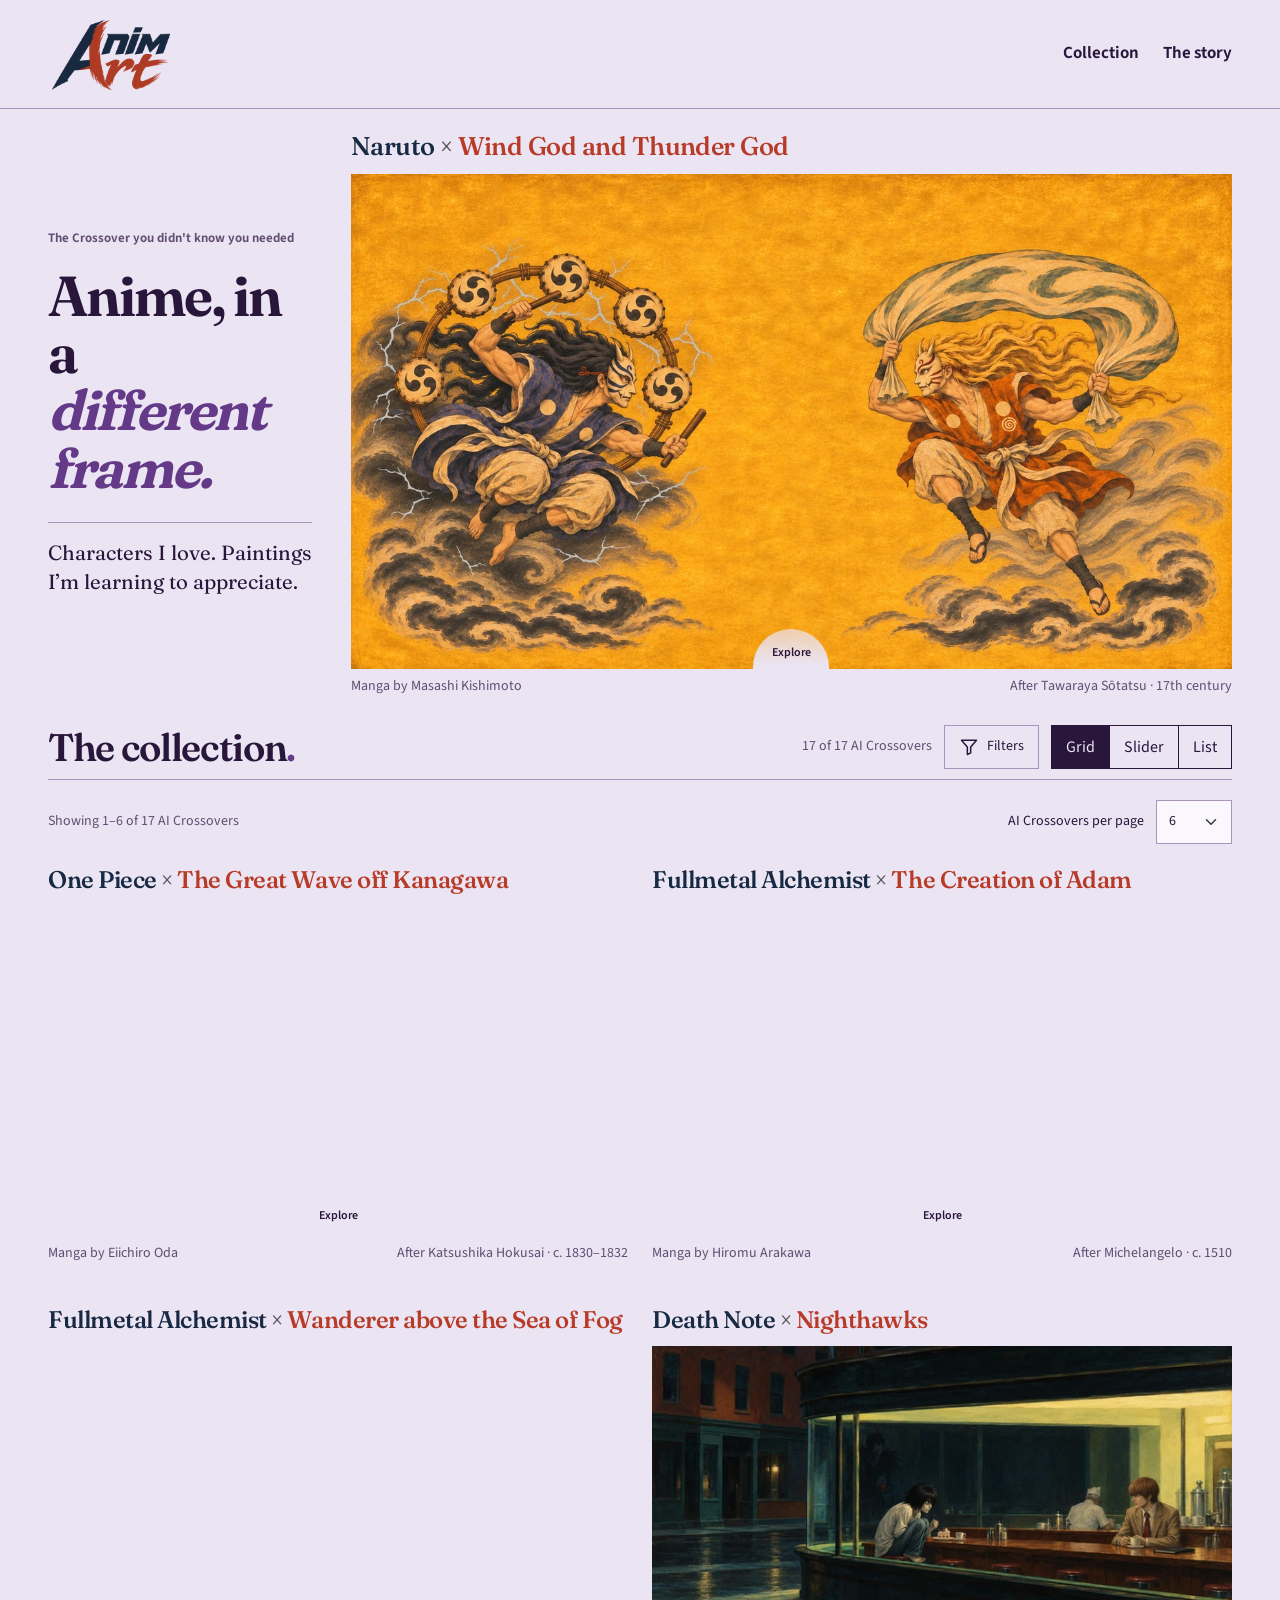
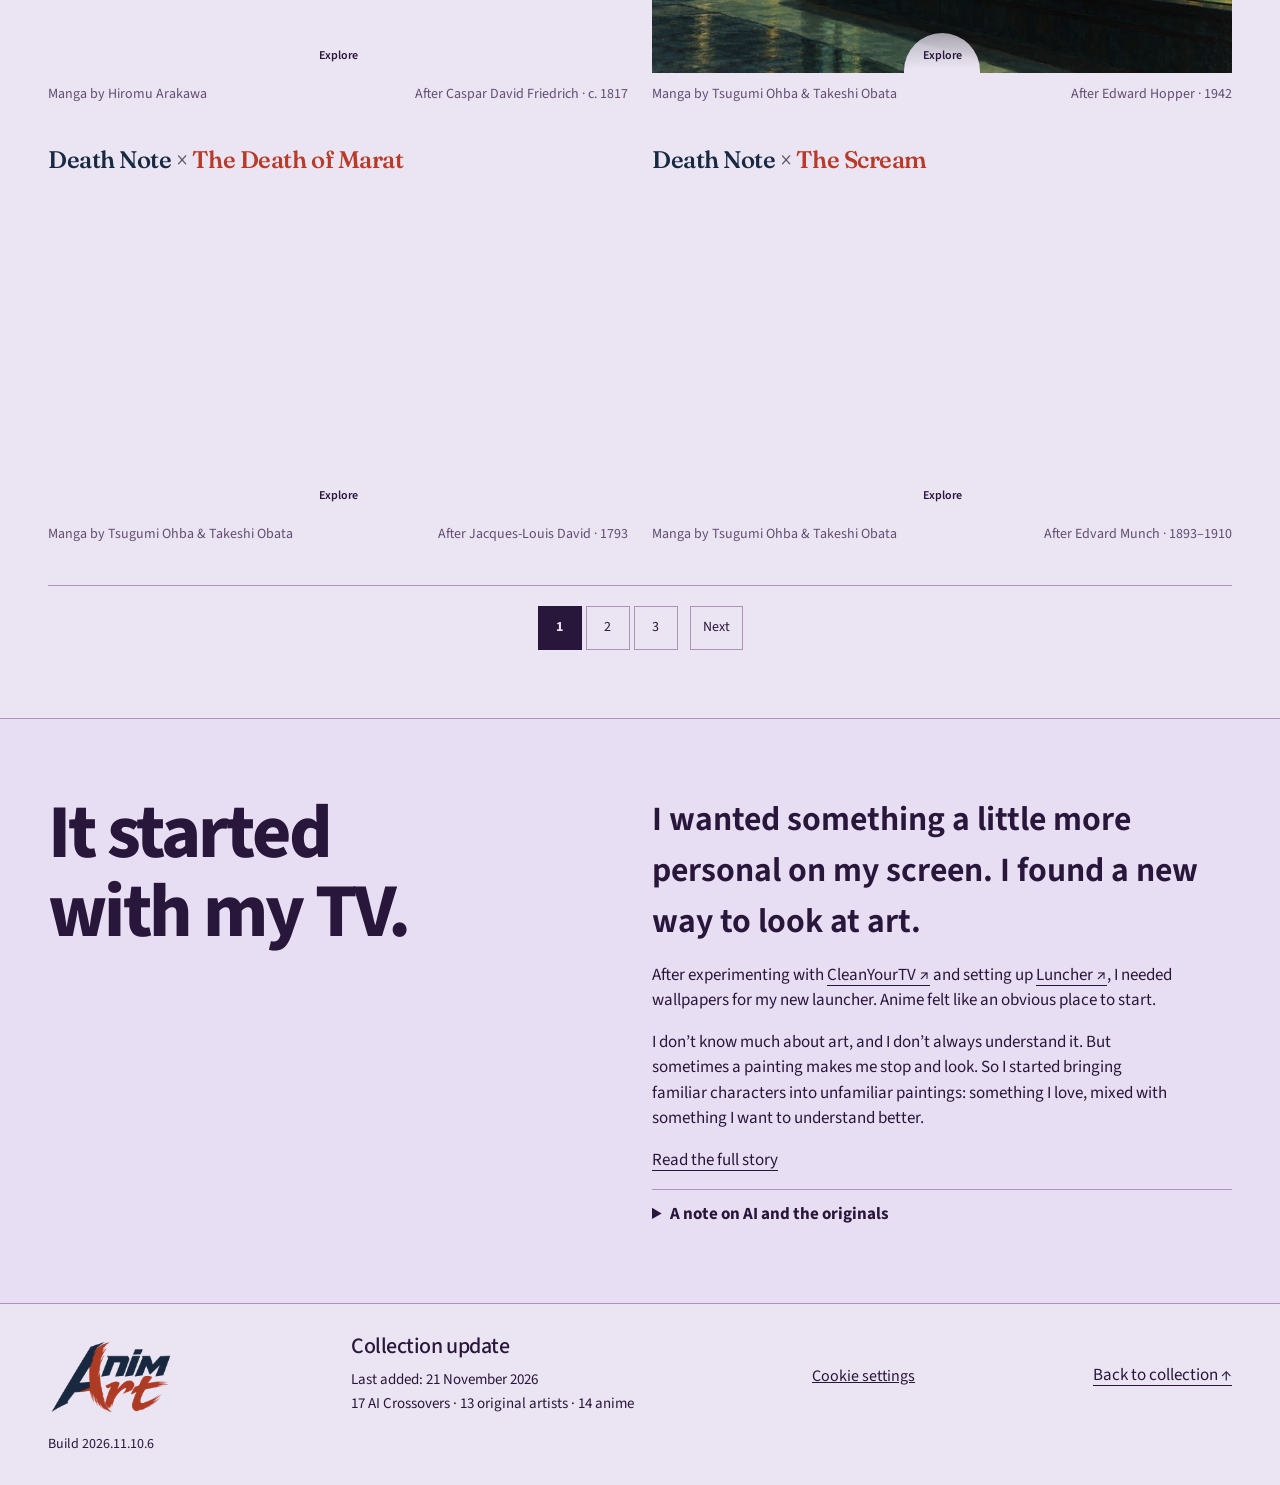
<file: index.html>
<!doctype html>
<html lang="en">
<meta charset="utf-8">
<meta name="viewport" content="width=device-width,initial-scale=1">
<title>Animart — Anime, in a different frame</title>
<link rel="preload" as="script" href="vendor/cookieconsent-3.2.1/cookieconsent.umd.js">
<script src="vendor/cookieconsent-3.2.1/cookieconsent.umd.js"></script>
<script>
    !function(t,e){var o,n,p,r;e.__SV||(window.posthog && window.posthog.__loaded)||(window.posthog=e,e._i=[],e.init=function(i,s,a){function g(t,e){var o=e.split(".");2==o.length&&(t=t[o[0]],e=o[1]),t[e]=function(){t.push([e].concat(Array.prototype.slice.call(arguments,0)))}}p||((p=t.createElement("script")).type="text/javascript",p.crossOrigin="anonymous",p.async=!0,p.src=s.api_host.replace(".i.posthog.com","-assets.i.posthog.com")+"/static/array.js",p.onerror=function(){p=null},(r=t.getElementsByTagName("script")[0]).parentNode.insertBefore(p,r));var u=e;for(void 0!==a?u=e[a]=[]:a="posthog",u.people=u.people||[],Object.defineProperty(u,"toString",{configurable:!0,enumerable:!0,writable:!0,value:function(t){var e="posthog";return"posthog"!==a&&(e+="."+a),t||(e+=" (stub)"),e}}),Object.defineProperty(u.people,"toString",{configurable:!0,enumerable:!0,writable:!0,value:function(){return u.toString(1)+".people (stub)"}}),o="Eh Rh Ph Oh Dh qh init yd bd dd fd Sd wc md xd ad Ed Ad Rd Pd Od Fd capture getExtension gr pd gd calculateEventProperties Dd register register_once register_for_session unregister unregister_for_session zd hd jd getFeatureFlag getFeatureFlagPayload getFeatureFlagResult getAllFeatureFlags isFeatureEnabled reloadFeatureFlags updateFlags updateEarlyAccessFeatureEnrollment getEarlyAccessFeatures on onFeatureFlags onSurveysLoaded onSessionId getSurveys getActiveMatchingSurveys onActiveMatchingSurveysChanged renderSurvey displaySurvey cancelPendingSurvey canRenderSurvey canRenderSurveyAsync Hd identify setPersonProperties unsetPersonProperties group resetGroups setPersonPropertiesForFlags resetGroupPropertiesForFlags setGroupPropertiesForFlags resetGroupPropertiesForFlags reset Ud shutdown setIdentity clearIdentity get_distinct_id getGroups get_session_id get_session_replay_url alias set_config startSessionRecording stopSessionRecording sessionRecordingStarted captureException addExceptionStep captureLog startExceptionAutocapture stopExceptionAutocapture loadToolbar get_property getSessionProperty qd Td createPersonProfile setInternalOrTestUser Bd Uh zh opt_in_capturing opt_out_capturing Hh has_opted_in_capturing has_opted_out_capturing get_explicit_consent_status is_capturing clear_opt_in_out_capturing $d debug kc Ds getPageViewId captureTraceFeedback captureTraceMetric rd".split(" "),n=0;n<o.length;n++)g(u,o[n]);e._i.push([i,s,a])},e.__SV=1)}(document,window.posthog||[]);
</script>
<script src="scripts/featured.js?v=2026.11.10.6"></script>
<link rel="stylesheet" href="vendor/bootstrap.min.css">
<link rel="stylesheet" href="vendor/cookieconsent-3.2.1/cookieconsent.css">
<link rel="stylesheet" href="styles/site.css?v=2026.11.16.4">
<link rel="icon" href="favicon.svg">
<meta name="theme-color" content="#29163b">
<meta name="description" content="Anime meets art: a personal collection of AI Crossovers for TV wallpapers, with original artwork comparisons and generation prompts.">
<body>
<a class="skip-link" href="#collection">Skip to collection</a>
<header class="container-fluid px-4 px-lg-5">
<a class="brand" href="#" aria-label="Animart home"><img class="brand-logo" src="Assets/branding/animart-on-light-v1.png" width="1536" height="1024" alt="Animart"></a>
<nav class="d-flex gap-4" aria-label="Main navigation">
<a href="#collection">Collection</a>
<a href="story.html">The story</a>
</nav>
</header>
<main>
<section class="opening container-fluid px-4 px-lg-5" aria-labelledby="archive-title">
<div class="archive-intro">
<div>
<p class="archive-kicker">The Crossover you didn't know you needed</p>
<h1 id="archive-title">Anime, in a<br><em>different frame.</em></h1>
</div>
<p class="archive-note">Characters I love. Paintings I’m learning to appreciate.</p>
</div>
<div id="featured"></div>
</section>
<section id="collection" class="collection container-fluid px-4 px-lg-5">
<div class="collection-heading d-flex justify-content-between align-items-end flex-wrap gap-3">
<h2 id="collection-title" tabindex="-1">The collection<span>.</span>
</h2>
<div class="gallery-toolbar d-flex justify-content-between align-items-center flex-wrap gap-3">
<p id="count" role="status" class="m-0">Loading the collection…</p>
<button class="btn btn-outline-dark" id="clear-filters" type="button" hidden>Clear filters</button>
<button type="button" class="btn mobile-filter-toggle" aria-expanded="false" aria-controls="filter-panel" aria-label="Search and filter the collection"><svg width="20" height="20" viewBox="0 0 24 24" fill="none" stroke="currentColor" stroke-width="1.8" stroke-linecap="round" stroke-linejoin="round" aria-hidden="true"><path d="M3 4h18l-7 8v7l-4 2v-9z"/></svg><span class="filter-label">Filters</span></button>
<div class="btn-group view-switch" role="group" aria-label="Gallery view">
<button class="btn" type="button" data-view="grid" aria-pressed="true">Grid</button>
<button class="btn" type="button" data-view="slider" aria-pressed="false">Slider</button>
<button class="btn" type="button" data-view="list" aria-pressed="false">List</button>
</div>
</div>

</div>

<div id="filter-panel" class="filter-panel" inert><div class="filter-clip">
<form id="gallery-filters" class="row g-3 filter-row" onsubmit="return false">
<div class="col-md-7">
<label class="form-label" for="search">Search the collection</label>
<input class="form-control" id="search" type="search" placeholder="A character, a painting, a feeling…">
</div>
<div class="col-md-5">
<label class="form-label" for="anime">Anime</label>
<select id="anime" class="form-select">
<option value="">All anime</option>
<option>Death Note</option>
<option>Demon Slayer</option>
<option>Fullmetal Alchemist</option>
<option>One Piece</option>
</select>
</div>
<button type="button" class="more-filter-toggle" aria-expanded="false" aria-controls="extra-filter-panel">More filters</button>
<div id="extra-filter-panel" class="col-12 filter-panel" inert><div class="filter-clip">
<div class="row g-3 mt-1">
<div class="col-md-6">
<label class="form-label" for="artist">Artist</label>
<select class="form-select" id="artist">
<option value="">All artists</option>
</select>
</div>
<div class="col-md-6">
<label class="form-label" for="artwork">Original artwork</label>
<select class="form-select" id="artwork">
<option value="">All original artworks</option>
</select>
</div>
</div>
</div></div>
</form>
</div></div>
<div id="load-error" role="alert" hidden>
<p>The collection couldn’t load. Please try again.</p>
<button class="btn btn-outline-dark" id="retry" type="button">Try again</button>
</div>
<div id="gallery-page-options" class="gallery-page-options" hidden>
<p id="gallery-range" role="status"></p>
<div class="gallery-page-size">
<label for="page-size">AI Crossovers per page</label>
<select id="page-size" class="form-select" aria-controls="pieces">
<option value="4">4</option>
<option value="6" selected>6</option>
<option value="8">8</option>
<option value="10">10</option>
<option value="12">12</option>
</select>
</div>
</div>
<div id="pieces">
</div>
<nav id="gallery-pagination" class="gallery-pagination" aria-label="Gallery pages" hidden></nav>
<div id="gallery-list-actions" class="gallery-list-actions" hidden>
<p id="list-progress"></p>
<div class="list-browse-actions">
<button type="button" class="btn btn-outline-dark" id="load-more" aria-controls="pieces">Load more</button>
<a class="btn btn-outline-dark" id="gallery-go-top" href="#collection-title">Go to top</a>
</div>
</div>
<noscript>
<p>Enable JavaScript to browse the collection, or <a href="Assets/">browse wallpaper files</a>.</p>
</noscript>
</section>
<section id="story" class="container-fluid px-4 px-lg-5 story">
<div class="row g-4">
<h2 class="col-lg-6">It started<br>with my TV.</h2>
<div class="col-lg-6" id="about">
<p class="lead">I wanted something a little more personal on my screen. I found a new way to look at art.</p>
          <p>After experimenting with <a href="https://cleanyour.tv/" target="_blank" rel="noopener noreferrer">CleanYourTV ↗</a> and setting up <a href="https://github.com/CVasilakis/luncher" target="_blank" rel="noopener noreferrer">Luncher ↗</a>, I needed wallpapers for my new launcher. Anime felt like an obvious place to start.</p>
          <p>I don’t know much about art, and I don’t always understand it. But sometimes a painting makes me stop and look. So I started bringing familiar characters into unfamiliar paintings: something I love, mixed with something I want to understand better.</p>
          <p><a href="story.html">Read the full story</a></p>
          <details>
<summary>A note on AI and the originals</summary><div class="story-note-content">
<p>These wallpapers are AI-generated personal experiments. Using AI to reinterpret human-made art is controversial, and I don’t want to gloss over that. The original artworks and the people behind them are part of the story here, with credits and links to learn more.</p>
<p>This is an unofficial fan project. It isn’t affiliated with the artists’ estates, museums, anime creators, or rights holders. Image credits and source information are included with each piece.</p></div>
</details>
</div>
</div>
</section>
</main>
<footer class="container-fluid px-4 px-lg-5 d-flex justify-content-between flex-wrap gap-3">
<span class="brand"><img class="brand-logo" src="Assets/branding/animart-on-light-v1.png" width="1536" height="1024" alt="Animart"></span>
<section class="collection-update" aria-labelledby="collection-update-title" hidden>
<h2 id="collection-update-title">Collection update</h2>
<p id="last-added"></p>
<p id="collection-totals"></p>
</section>
<button type="button" class="btn btn-link p-0 text-reset" id="cookie-settings" data-cc="show-preferencesModal" hidden>Cookie settings</button>
<a href="#collection">Back to collection ↑</a>
<p id="site-build" class="w-100" hidden></p>
</footer>
<dialog id="crossover-dialog" aria-labelledby="crossover-title">
<div class="detail-toolbar">
<span>AI Crossover details</span>
<button class="btn" id="close-crossover" aria-label="Close AI Crossover details">Close ×</button>
</div>
<div id="crossover-content">
</div>
</dialog>
<script src="scripts/gallery.js?v=2026.11.16.3">
</script>
<script defer src="scripts/cookieconsent-config.js?v=2026.11.16.4"></script>
</body>
</html>
</file>
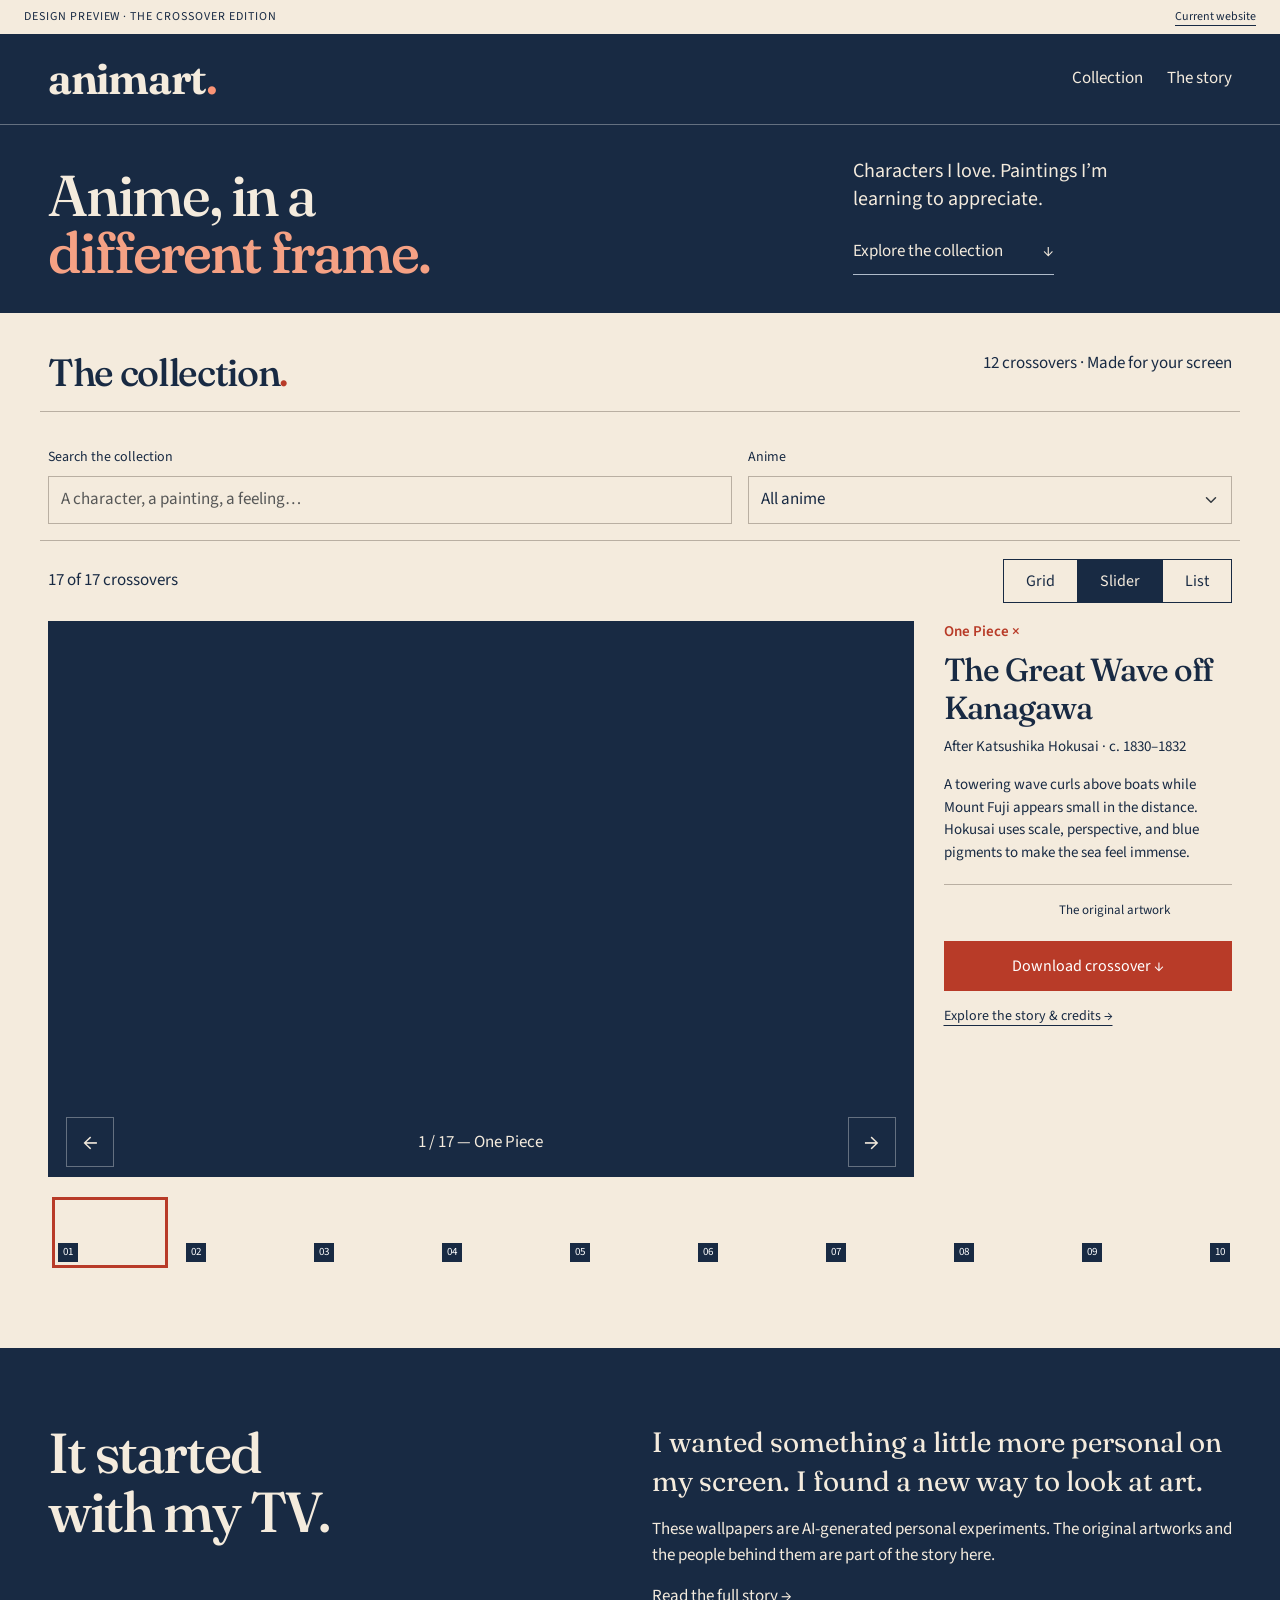
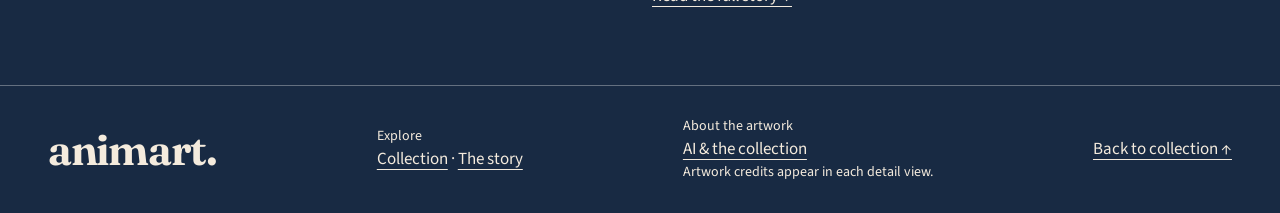
<file: mockups/crossover-edition/index.html>
<!doctype html><html lang="en"><meta charset="utf-8"><meta name="viewport" content="width=device-width,initial-scale=1"><title>Animart — The Crossover Edition / Mockup</title><link rel="stylesheet" href="../../vendor/bootstrap.min.css"><link rel="stylesheet" href="mockup.css"><body>
<div class="preview-note">DESIGN PREVIEW · THE CROSSOVER EDITION <a href="../../">Current website</a></div>
<header class="container-fluid px-4 px-lg-5"><a class="brand" href="#">animart<span>.</span></a><nav class="d-flex gap-4"><a href="#collection">Collection</a><a href="#story">The story</a></nav></header>
<main><section class="opening"><div class="container-fluid px-4 px-lg-5"><div class="row align-items-end g-4 title-row"><div class="col-lg-8"><h1>Anime, in a<br><em>different frame.</em></h1></div><div class="col-lg-4 intro"><p>Characters I love. Paintings I’m learning to appreciate.</p><a class="browse" href="#collection">Explore the collection <span aria-hidden="true">↓</span></a></div></div>
</div></section>
<section id="collection" class="collection container-fluid px-4 px-lg-5"><div class="d-flex justify-content-between align-items-end flex-wrap gap-3"><h2>The collection<span>.</span></h2><p>12 crossovers · Made for your screen</p></div><button type="button" class="btn mobile-filter-toggle" aria-expanded="false" aria-controls="gallery-filters">Search & filter</button><form id="gallery-filters" class="row g-3 filter-row" onsubmit="return false"><div class="col-md-7"><label class="form-label" for="search">Search the collection</label><input class="form-control" id="search" type="search" placeholder="A character, a painting, a feeling…"></div><div class="col-md-5"><label class="form-label" for="anime">Anime</label><select id="anime" class="form-select"><option value="">All anime</option><option>Death Note</option><option>Demon Slayer</option><option>Fullmetal Alchemist</option><option>One Piece</option></select></div></form><div class="gallery-toolbar d-flex justify-content-between align-items-center flex-wrap gap-3"><p id="count" role="status" class="m-0"></p><div class="btn-group view-switch" role="group" aria-label="Gallery view"><button class="btn" type="button" data-view="grid" aria-pressed="false">Grid</button><button class="btn" type="button" data-view="slider" aria-pressed="true">Slider</button><button class="btn" type="button" data-view="list" aria-pressed="false">List</button></div></div><div id="pieces"></div></section>
<section id="story" class="container-fluid px-4 px-lg-5 story"><div class="row g-4"><h2 class="col-lg-6">It started<br>with my TV.</h2><div class="col-lg-6"><p class="lead">I wanted something a little more personal on my screen. I found a new way to look at art.</p><p>These wallpapers are AI-generated personal experiments. The original artworks and the people behind them are part of the story here.</p><a href="../../#about">Read the full story →</a></div></div></section></main><footer class="container-fluid px-4 px-lg-5 d-flex justify-content-between flex-wrap gap-3"><span class="brand">animart.</span><div><p>Explore</p><a href="#collection">Collection</a> · <a href="#story">The story</a></div><div><p>About the artwork</p><a href="#story">AI & the collection</a><p>Artwork credits appear in each detail view.</p></div><a href="#collection">Back to collection ↑</a></footer><dialog id="artwork-dialog" aria-labelledby="artwork-title"><div class="detail-toolbar"><span>Artwork details</span><button class="btn" id="close-artwork" aria-label="Close artwork details">Close ×</button></div><div id="artwork-content"></div></dialog><script src="mockup.js"></script></body></html>
</file>
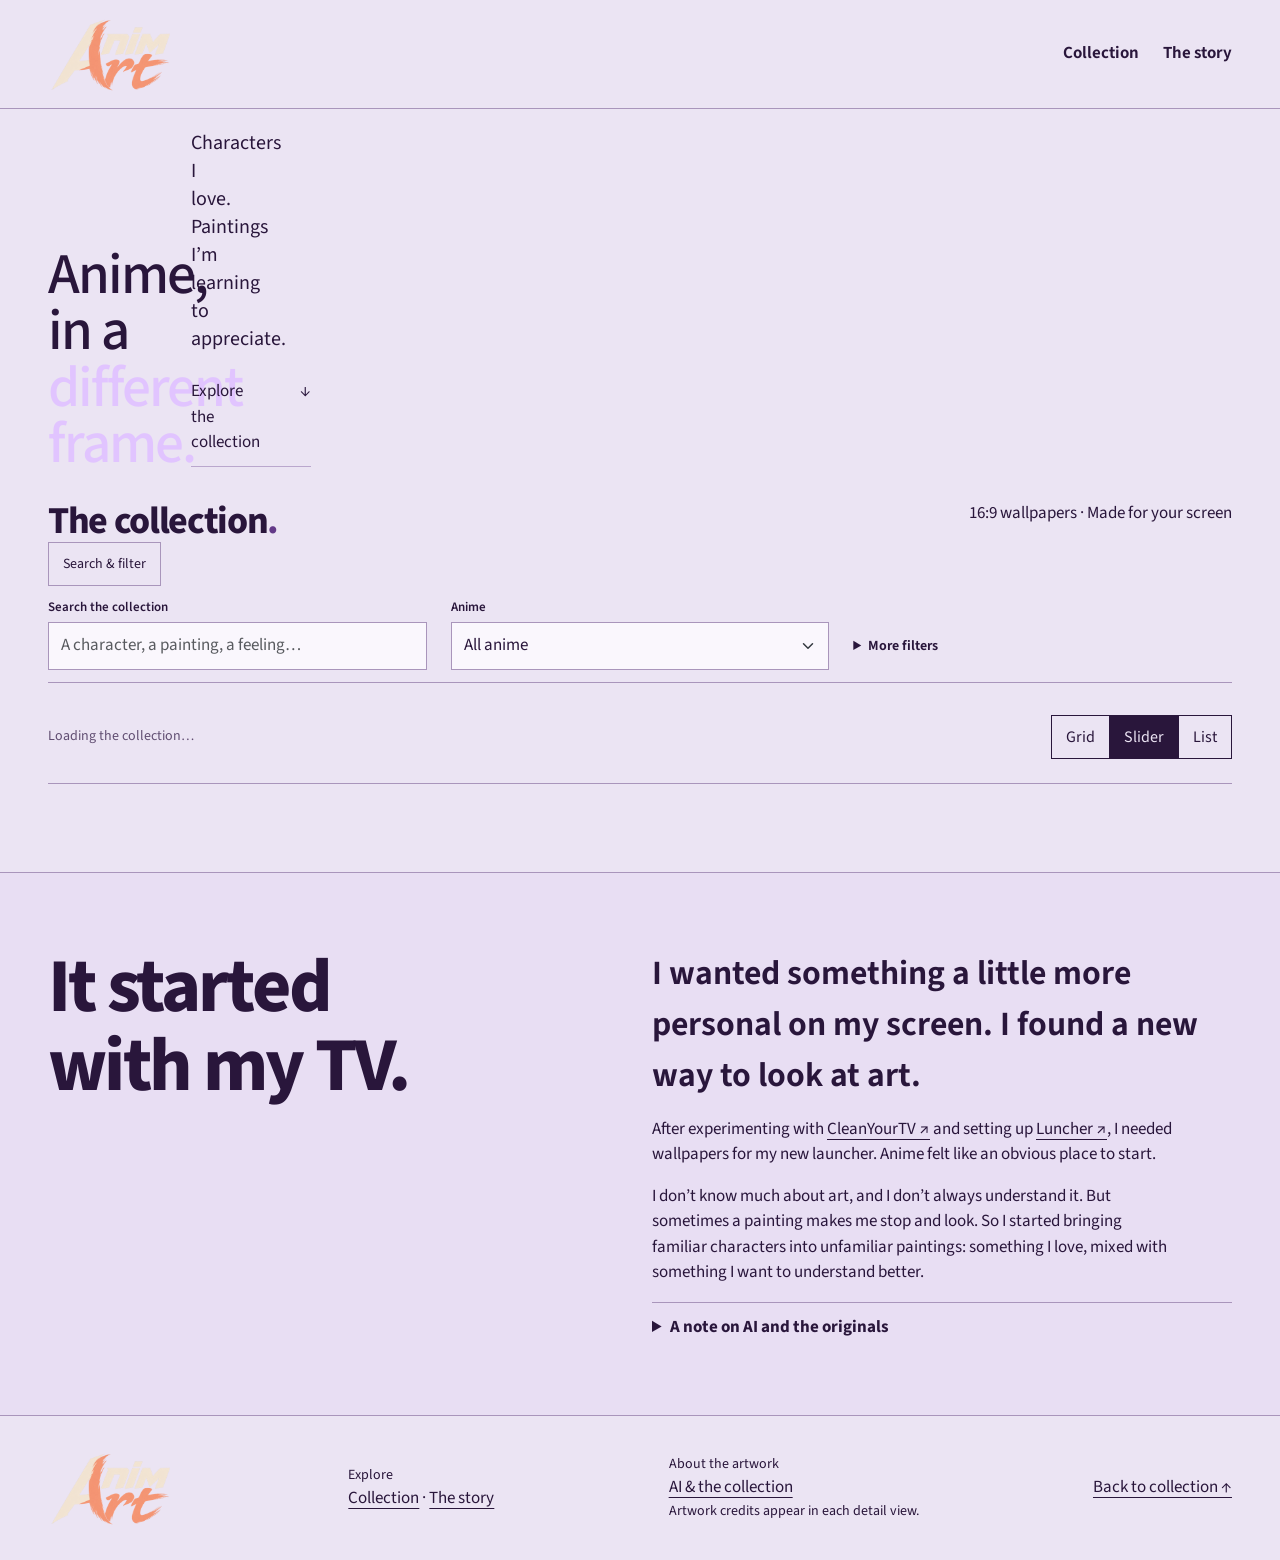
<file: preview-local.html>
<!doctype html>
<html lang="en">
<meta charset="utf-8">
<meta name="viewport" content="width=device-width,initial-scale=1">
<title>Animart — Anime, in a different frame</title>
<link rel="stylesheet" href="vendor/bootstrap.min.css">
<link rel="stylesheet" href="styles/site.css">
<link rel="icon" href="favicon.svg">
<meta name="theme-color" content="#182a43">
<meta name="description" content="Anime meets art: a personal collection of AI-generated TV wallpapers, with original artwork comparisons and generation prompts.">
<body>
<a class="skip-link" href="#collection">Skip to collection</a>
<header class="container-fluid px-4 px-lg-5">
<a class="brand" href="#" aria-label="Animart home"><img class="brand-logo" src="Assets/branding/animart-on-dark-v1.png" width="1536" height="1024" alt="Animart">
</a>
<nav class="d-flex gap-4" aria-label="Main navigation">
<a href="#collection">Collection</a>
<a href="#story">The story</a>
</nav>
</header>
<main>
<section class="opening">
<div class="container-fluid px-4 px-lg-5">
<div class="row align-items-end g-4 title-row">
<div class="col-lg-8">
<h1>Anime, in a<br>
<em>different frame.</em>
</h1>
</div>
<div class="col-lg-4 intro">
<p>Characters I love. Paintings I’m learning to appreciate.</p>
<a class="browse" href="#collection">Explore the collection <span aria-hidden="true">↓</span>
</a>
</div>
</div>
</div>
</section>
<section id="collection" class="collection container-fluid px-4 px-lg-5">
<div class="d-flex justify-content-between align-items-end flex-wrap gap-3">
<h2>The collection<span>.</span>
</h2>
<p>16:9 wallpapers · Made for your screen</p>
</div>
<button type="button" class="btn mobile-filter-toggle" aria-expanded="false" aria-controls="gallery-filters">Search & filter</button>
<form id="gallery-filters" class="row g-3 filter-row" onsubmit="return false">
<div class="col-md-7">
<label class="form-label" for="search">Search the collection</label>
<input class="form-control" id="search" type="search" placeholder="A character, a painting, a feeling…">
</div>
<div class="col-md-5">
<label class="form-label" for="anime">Anime</label>
<select id="anime" class="form-select">
<option value="">All anime</option>
<option>Death Note</option>
<option>Demon Slayer</option>
<option>Fullmetal Alchemist</option>
<option>One Piece</option>
</select>
</div>
<details class="col-12 additional-filters">
<summary>More filters</summary>
<div class="row g-3 mt-1">
<div class="col-md-6">
<label class="form-label" for="artist">Artist</label>
<select class="form-select" id="artist">
<option value="">All artists</option>
</select>
</div>
<div class="col-md-6">
<label class="form-label" for="artwork">Artwork</label>
<select class="form-select" id="artwork">
<option value="">All artworks</option>
</select>
</div>
</div>
</details>
</form>
<div class="gallery-toolbar d-flex justify-content-between align-items-center flex-wrap gap-3">
<p id="count" role="status" class="m-0">Loading the collection…</p>
<button class="btn btn-outline-dark" id="clear-filters" type="button" hidden>Clear filters</button>
<div class="btn-group view-switch" role="group" aria-label="Gallery view">
<button class="btn" type="button" data-view="grid" aria-pressed="false">Grid</button>
<button class="btn" type="button" data-view="slider" aria-pressed="true">Slider</button>
<button class="btn" type="button" data-view="list" aria-pressed="false">List</button>
</div>
</div>
<div id="load-error" role="alert" hidden>
<p>The collection couldn’t load. Please try again.</p>
<button class="btn btn-outline-dark" id="retry" type="button">Try again</button>
</div>
<div id="pieces">
</div>
<noscript>
<p>Enable JavaScript to browse the collection, or <a href="Assets/">browse wallpaper files</a>.</p>
</noscript>
</section>
<section id="story" class="container-fluid px-4 px-lg-5 story">
<div class="row g-4">
<h2 class="col-lg-6">It started<br>with my TV.</h2>
<div class="col-lg-6" id="about">
<p class="lead">I wanted something a little more personal on my screen. I found a new way to look at art.</p>
          <p>After experimenting with <a href="https://cleanyour.tv/" target="_blank" rel="noopener noreferrer">CleanYourTV ↗</a> and setting up <a href="https://github.com/CVasilakis/luncher" target="_blank" rel="noopener noreferrer">Luncher ↗</a>, I needed wallpapers for my new launcher. Anime felt like an obvious place to start.</p>
          <p>I don’t know much about art, and I don’t always understand it. But sometimes a painting makes me stop and look. So I started bringing familiar characters into unfamiliar paintings: something I love, mixed with something I want to understand better.</p>
          <details>
<summary>A note on AI and the originals</summary>
<p>These wallpapers are AI-generated personal experiments. Using AI to reinterpret human-made art is controversial, and I don’t want to gloss over that. The original artworks and the people behind them are part of the story here, with credits and links to learn more.</p>
<p>This is an unofficial fan project. It isn’t affiliated with the artists’ estates, museums, anime creators, or rights holders. Image credits and source information are included with each piece.</p>
</details>
</div>
</div>
</section>
</main>
<footer class="container-fluid px-4 px-lg-5 d-flex justify-content-between flex-wrap gap-3">
<span class="brand"><img class="brand-logo" src="Assets/branding/animart-on-dark-v1.png" width="1536" height="1024" alt="Animart"></span>
<div>
<p>Explore</p>
<a href="#collection">Collection</a> · <a href="#story">The story</a>
</div>
<div>
<p>About the artwork</p>
<a href="#story">AI & the collection</a>
<p>Artwork credits appear in each detail view.</p>
</div>
<a href="#collection">Back to collection ↑</a>
</footer>
<dialog id="artwork-dialog" aria-labelledby="artwork-title">
<div class="detail-toolbar">
<span>Artwork details</span>
<button class="btn" id="close-artwork" aria-label="Close artwork details">Close ×</button>
</div>
<div id="artwork-content">
</div>
</dialog>
<script>'use strict';
const esc = s => String(s).replace(/[&<>"']/g, c => ({'&':'&amp;','<':'&lt;','>':'&gt;','"':'&quot;',"'":'&#39;'}[c]));
const root = document.querySelector('#pieces');
const controls = {q:document.querySelector('#search'),anime:document.querySelector('#anime'),artist:document.querySelector('#artist'),artwork:document.querySelector('#artwork')};
const normalize = value => String(value || '').normalize('NFD').replace(/[\u0300-\u036f]/g,'').toLowerCase();
function readFilters(){const params=new URLSearchParams(location.search);for(const [name,control] of Object.entries(controls))control.value=params.get(name)||'';}
function clearFilters(){Object.values(controls).forEach(control=>control.value='');filter();}
function fillSelect(name,values){const select=controls[name];select.length=1;[...new Set(values)].sort((a,b)=>a.localeCompare(b)).forEach(value=>select.add(new Option(value,value)));}

const mobile = matchMedia('(max-width: 767px)');
mobile.addEventListener('change', () => render());
const filterToggle = document.querySelector('.mobile-filter-toggle');
filterToggle.addEventListener('click', () => {
  const open = filterToggle.getAttribute('aria-expanded') !== 'true';
  filterToggle.setAttribute('aria-expanded', String(open));
  document.querySelector('#gallery-filters').classList.toggle('is-open', open);
});
let view = 'slider', currentId = null, records = [], filtered = [];
const path = p => esc(encodeURI(p));
const detail = r => `#piece=${encodeURIComponent(r.id)}`;
const image = (r, large = false) => `<img ${large ? '' : 'loading="lazy"'} src="${path(large ? (r.downloads.find(d => /optimized/i.test(d.label)) || r.downloads[0]).path : r.preview)}" alt="${esc(r.anime.name)} crossover inspired by ${esc(r.artwork.title)}">`;
const meta = r => `<p class="anime">${esc(r.anime.name)} ×</p><h3>${esc(r.artwork.title)}</h3><p>After ${esc(r.artwork.artist)}${r.artwork.year ? ` · ${esc(r.artwork.year)}` : ''}</p>`;
function render() {
  document.querySelectorAll('[data-view]').forEach(b => b.setAttribute('aria-pressed', String(b.dataset.view === view)));
  document.querySelector('#count').textContent = `${filtered.length} of ${records.length} crossovers`;
  root.className = `gallery-${view}`;
  if (!filtered.length) { root.innerHTML='<div class="gallery-empty"><h3>No crossovers found.</h3><p>Try another search or return to the full collection.</p><button type="button" class="btn btn-outline-dark" id="reset-gallery">Clear filters</button></div>';document.querySelector('#reset-gallery').onclick=()=>{clearFilters();document.querySelector('#search').focus();};return; }
  if (!filtered.some(r => r.id === currentId)) currentId = filtered[0].id;
  if (mobile.matches) {
    root.className = 'gallery-mobile';
    root.innerHTML = filtered.map(r => `<article><a class="mobile-artwork" href="${detail(r)}" aria-label="View details: ${esc(r.anime.name)} × ${esc(r.artwork.title)}">${image(r)}<span class="mobile-caption"><span>${esc(r.anime.name)} <span aria-hidden="true">×</span> ${esc(r.artwork.title)}</span><span aria-hidden="true">→</span></span></a></article>`).join('');
    return;
  }
  if (view === 'grid') { root.innerHTML = `<div class="row g-4">${filtered.map(r=>`<article class="col-md-6 col-xl-4"><a class="piece" href="${detail(r)}">${image(r)}<div class="piece-copy">${meta(r)}<small>Explore & download →</small></div></a></article>`).join('')}</div>`;return; }
  if (view === 'list') { root.innerHTML = filtered.map(r=>`<article class="list-piece"><a class="list-image" href="${detail(r)}">${image(r)}</a><div class="list-copy">${meta(r)}<p class="list-description">${esc(r.artwork.description || '')}</p></div><div class="list-action"><span>1920 × 1080</span><a href="${detail(r)}">Explore & download →</a></div></article>`).join('');return; }
  const i=filtered.findIndex(r=>r.id===currentId),r=filtered[i],file=r.downloads.find(d=>/optimized/i.test(d.label))||r.downloads[0];
  root.innerHTML=`<section class="slider-stage" aria-label="Artwork viewer" aria-roledescription="carousel"><div class="slider-art"><a href="${detail(r)}">${image(r,true)}</a><div class="slide-navigation"><button class="btn" id="previous" aria-label="Previous artwork" ${filtered.length===1?'disabled':''}>←</button><p role="status">${i+1} / ${filtered.length} <span>— ${esc(r.anime.name)}</span></p><button class="btn" id="next" aria-label="Next artwork" ${filtered.length===1?'disabled':''}>→</button></div></div><aside class="slider-caption">${meta(r)}<p class="slide-description">${esc(r.artwork.description||'')}</p>${r.artwork.preview?`<figure class="source-reference"><img src="${path(r.artwork.preview)}" alt="${esc(r.artwork.title)} — original artwork"><figcaption>The original artwork</figcaption></figure>`:''}<a class="btn slide-download" href="${path(file.path)}" download>Download crossover ↓</a><a class="slide-details" href="${detail(r)}">Explore the story & credits →</a></aside></section><div class="filmstrip" role="group" aria-label="Choose artwork">${filtered.map((item,n)=>`<button type="button" class="film-frame" data-piece="${esc(item.id)}" aria-label="Show ${esc(item.anime.name)} × ${esc(item.artwork.title)}" aria-pressed="${n===i}">${image(item)}<span>${String(n+1).padStart(2,'0')}</span></button>`).join('')}</div>`;
  const move=(amount,focusId)=>{currentId=filtered[(i+amount+filtered.length)%filtered.length].id;render();document.getElementById(focusId).focus({preventScroll:true});};
  document.querySelector('#previous').onclick=()=>move(-1,'previous');document.querySelector('#next').onclick=()=>move(1,'next');
  root.querySelectorAll('[data-piece]').forEach(b=>b.onclick=()=>{currentId=b.dataset.piece;render();Array.from(root.querySelectorAll('[data-piece]')).find(el=>el.dataset.piece===currentId).focus({preventScroll:true});});
}
function filter(updateURL=true){
  const words=normalize(controls.q.value.trim()).split(/\s+/).filter(Boolean);
  filtered=records.filter(r=>{
    const text=normalize([r.anime.name,...(r.anime.aliases||[]),r.anime.description,r.artwork.title,r.artwork.artist,r.artwork.description,...(r.tags||[])].filter(Boolean).join(' '));
    return (!controls.anime.value||r.anime.name===controls.anime.value)&&(!controls.artist.value||r.artwork.artist===controls.artist.value)&&(!controls.artwork.value||r.artwork.title===controls.artwork.value)&&words.every(word=>text.includes(word));
  });
  document.querySelector('#clear-filters').hidden=!Object.values(controls).some(control=>control.value);
  if(updateURL){const url=new URL(location.href);for(const [name,control] of Object.entries(controls)){if(control.value)url.searchParams.set(name,control.value);else url.searchParams.delete(name);}history.replaceState(null,'',url);}
  render();
}
document.querySelectorAll('[data-view]').forEach(b=>b.onclick=()=>{view=b.dataset.view;render();});
controls.q.addEventListener('input',()=>filter());
for(const name of ['anime','artist','artwork'])controls[name].addEventListener('change',()=>filter());
document.querySelector('#clear-filters').addEventListener('click',clearFilters);
async function loadGallery(){
  document.querySelector('#load-error').hidden=true;
  document.querySelector('#count').textContent='Loading the collection…';
  try{
    const response=({ok:true,json:async()=>[
  {
    "id": "death-note-nighthawks",
    "anime": {
      "name": "Death Note",
      "anidbUrl": "https://anidb.net/anime/4563",
      "aliases": [
        "Desu Noto",
        "Light Yagami",
        "L",
        "Ryuk"
      ],
      "description": "A student discovers a notebook that can kill anyone whose name is written inside. His pursuit of a new order becomes a battle of intelligence with the detective L."
    },
    "artwork": {
      "title": "Nighthawks",
      "artist": "Edward Hopper",
      "sourceUrl": "https://archive.artic.edu/hopper/artwork/111628",
      "preview": "previews/originals/nighthawks.webp",
      "credit": "Edward Hopper / Art Institute of Chicago, via Wikimedia Commons.",
      "reuseTerms": "Public domain in the United States (copyright not renewed), per Wikimedia Commons; status may differ elsewhere.",
      "year": "1942",
      "description": "A brightly lit diner sits against an empty city street. Hopper leaves the relationships between its customers unresolved, inviting us to read the scene for ourselves.",
      "previewSourceUrl": "https://commons.wikimedia.org/wiki/File:Nighthawks_by_Edward_Hopper_1942.jpg"
    },
    "metadataStatus": "source-linked",
    "preview": "previews/death-note-nighthawks.webp",
    "tags": [
      "AI-generated",
      "anime",
      "TV wallpaper",
      "16:9",
      "diner",
      "night",
      "city"
    ],
    "downloads": [
      {
        "label": "Original PNG",
        "path": "Assets/Death Note/Death Note X Nighthawks X 1080p.png",
        "width": 1920,
        "height": 1080,
        "format": "png",
        "bytes": 2667161
      },
      {
        "label": "Optimized PNG",
        "path": "Assets/Death Note/tinified/Death Note X Nighthawks X 1080p.png",
        "width": 1920,
        "height": 1080,
        "format": "png",
        "bytes": 986309
      }
    ]
  },
  {
    "id": "death-note-the-death-of-marat",
    "anime": {
      "name": "Death Note",
      "anidbUrl": "https://anidb.net/anime/4563",
      "aliases": [
        "Desu Noto",
        "Light Yagami",
        "L",
        "Ryuk"
      ],
      "description": "A student discovers a notebook that can kill anyone whose name is written inside. His pursuit of a new order becomes a battle of intelligence with the detective L."
    },
    "artwork": {
      "title": "The Death of Marat",
      "artist": "Jacques-Louis David",
      "sourceUrl": "https://www.wga.hu/html/d/david_j/3/301david.html",
      "preview": "previews/originals/marat.webp",
      "credit": "Jacques-Louis David / Royal Museums of Fine Arts of Belgium, via Wikimedia Commons.",
      "reuseTerms": "Public domain reproduction (PD-Art), per Wikimedia Commons.",
      "year": "1793",
      "description": "David depicts the murdered revolutionary Jean-Paul Marat in his bath. The spare setting and still figure turn a contemporary political death into a solemn memorial.",
      "previewSourceUrl": "https://commons.wikimedia.org/wiki/File:Death_of_Marat_by_David.jpg"
    },
    "metadataStatus": "source-linked",
    "preview": "previews/death-note-the-death-of-marat.webp",
    "tags": [
      "AI-generated",
      "anime",
      "TV wallpaper",
      "16:9"
    ],
    "downloads": [
      {
        "label": "Original PNG",
        "path": "Assets/Death Note/Death Note X The Death of Marat X 1080p.png",
        "width": 1920,
        "height": 1080,
        "format": "png",
        "bytes": 2585084
      },
      {
        "label": "Optimized PNG",
        "path": "Assets/Death Note/tinified/Death Note X The Death of Marat X 1080p.png",
        "width": 1920,
        "height": 1080,
        "format": "png",
        "bytes": 1225060
      }
    ]
  },
  {
    "id": "death-note-the-scream",
    "anime": {
      "name": "Death Note",
      "anidbUrl": "https://anidb.net/anime/4563",
      "aliases": [
        "Desu Noto",
        "Light Yagami",
        "L",
        "Ryuk"
      ],
      "description": "A student discovers a notebook that can kill anyone whose name is written inside. His pursuit of a new order becomes a battle of intelligence with the detective L."
    },
    "artwork": {
      "title": "The Scream",
      "artist": "Edvard Munch",
      "sourceUrl": "https://www.munch.no/en/The-Scream/",
      "preview": "previews/originals/the-scream.webp",
      "credit": "Edvard Munch, 1893 version / National Museum of Norway, via Wikimedia Commons.",
      "reuseTerms": "Public domain reproduction (PD-Art), per Wikimedia Commons.",
      "year": "1893–1910",
      "description": "A figure beneath a restless sky gives anxiety a visible form. Munch returned to this motif in several paintings, drawings, and prints; the linked museum explores those versions.",
      "previewSourceUrl": "https://commons.wikimedia.org/wiki/File:The_Scream.jpg"
    },
    "metadataStatus": "source-linked",
    "preview": "previews/death-note-the-scream.webp",
    "tags": [
      "AI-generated",
      "anime",
      "TV wallpaper",
      "16:9"
    ],
    "downloads": [
      {
        "label": "Original PNG",
        "path": "Assets/Death Note/Death Note X The Scream X 1080p.png",
        "width": 1920,
        "height": 1080,
        "format": "png",
        "bytes": 3853935
      },
      {
        "label": "Optimized PNG",
        "path": "Assets/Death Note/tinified/Death Note X The Scream X 1080p.png",
        "width": 1920,
        "height": 1080,
        "format": "png",
        "bytes": 1338625
      }
    ]
  },
  {
    "id": "death-note-the-son-of-man",
    "anime": {
      "name": "Death Note",
      "anidbUrl": "https://anidb.net/anime/4563",
      "aliases": [
        "Desu Noto",
        "Light Yagami",
        "L",
        "Ryuk"
      ],
      "description": "A student discovers a notebook that can kill anyone whose name is written inside. His pursuit of a new order becomes a battle of intelligence with the detective L."
    },
    "artwork": {
      "title": "The Son of Man",
      "artist": "René Magritte",
      "sourceUrl": "https://en.wikipedia.org/wiki/The_Son_of_Man",
      "preview": "previews/originals/son-of-man.webp",
      "credit": "René Magritte, The Son of Man, 1964. Low-resolution reference from English Wikipedia.",
      "reuseTerms": "Copyrighted artwork; not freely licensed. Wikipedia hosts this reproduction under an article-specific fair-use rationale.",
      "year": "1964",
      "description": "A floating apple conceals the face of a man in a bowler hat. Magritte uses an ordinary object to make a familiar portrait feel strange and elusive.",
      "previewSourceUrl": "https://en.wikipedia.org/wiki/File:Magritte_TheSonOfMan.jpg"
    },
    "metadataStatus": "source-linked",
    "preview": "previews/death-note-the-son-of-man.webp",
    "tags": [
      "AI-generated",
      "anime",
      "TV wallpaper",
      "16:9"
    ],
    "downloads": [
      {
        "label": "Original PNG",
        "path": "Assets/Death Note/Death Note X The Son of Man X 1080p.png",
        "width": 1920,
        "height": 1080,
        "format": "png",
        "bytes": 2753120
      },
      {
        "label": "Optimized PNG",
        "path": "Assets/Death Note/tinified/Death Note X The Son of Man X 1080p.png",
        "width": 1920,
        "height": 1080,
        "format": "png",
        "bytes": 1044186
      }
    ]
  },
  {
    "id": "demon-slayer-mugen-train-turner",
    "anime": {
      "name": "Demon Slayer",
      "anidbUrl": "https://anidb.net/anime/14107",
      "aliases": [
        "Kimetsu no Yaiba",
        "Tanjiro",
        "Tanjirou",
        "Nezuko",
        "Rengoku",
        "Shinobu"
      ],
      "description": "Tanjiro joins the Demon Slayer Corps after his family is attacked and his sister becomes a demon. His journey blends swordsmanship, compassion, and a search for a cure."
    },
    "artwork": {
      "title": "Rain, Steam, and Speed",
      "artist": "J. M. W. Turner",
      "sourceUrl": "https://www.nationalgallery.org.uk/paintings/joseph-mallord-william-turner-rain-steam-and-speed-the-great-western-railway",
      "preview": "previews/originals/rain-steam-speed.webp",
      "credit": "J. M. W. Turner / National Gallery, London, via Wikimedia Commons.",
      "reuseTerms": "Public domain reproduction (PD-Art), per Wikimedia Commons.",
      "year": "1844",
      "description": "A locomotive emerges through rain and steam on a railway bridge. Turner lets atmosphere soften the landscape while the train drives directly toward the viewer.",
      "previewSourceUrl": "https://commons.wikimedia.org/wiki/File:J._M._W._Turner_-_Rain,_Steam_and_Speed_%E2%80%93_The_Great_Western_Railway.jpg"
    },
    "metadataStatus": "source-linked",
    "preview": "previews/demon-slayer-mugen-train-turner.webp",
    "tags": [
      "AI-generated",
      "anime",
      "TV wallpaper",
      "16:9",
      "Mugen Train",
      "train",
      "rain"
    ],
    "downloads": [
      {
        "label": "Original PNG",
        "path": "Assets/Demon Slayer/Demon Slayer X Rain, Steam, and Speed X 1080p.png",
        "width": 1920,
        "height": 1080,
        "format": "png",
        "bytes": 3495275
      },
      {
        "label": "Optimized PNG",
        "path": "Assets/Demon Slayer/tinified/Demon Slayer X Rain, Steam, and Speed X 1080p.png",
        "width": 1920,
        "height": 1080,
        "format": "png",
        "bytes": 1194554
      }
    ]
  },
  {
    "id": "demon-slayer-rengoku-red-fuji",
    "anime": {
      "name": "Demon Slayer",
      "anidbUrl": "https://anidb.net/anime/14107",
      "aliases": [
        "Kimetsu no Yaiba",
        "Tanjiro",
        "Tanjirou",
        "Nezuko",
        "Rengoku",
        "Shinobu"
      ],
      "description": "Tanjiro joins the Demon Slayer Corps after his family is attacked and his sister becomes a demon. His journey blends swordsmanship, compassion, and a search for a cure."
    },
    "artwork": {
      "title": "Fine Wind, Clear Morning",
      "artist": "Katsushika Hokusai",
      "sourceUrl": "https://artsandculture.google.com/asset/thirty-six-views-of-mt-fuji-fine-wind-clear-morning/HgGi21x5uVwD8w",
      "preview": "previews/originals/red-fuji.webp",
      "credit": "Katsushika Hokusai / Indianapolis Museum of Art, via Google Art Project and Wikimedia Commons.",
      "reuseTerms": "Public domain reproduction (PD-Art), per Wikimedia Commons.",
      "year": "c. 1830–1832",
      "description": "Often called Red Fuji, this woodblock print sets the mountain against bands of delicate cloud. Its bold colour and simple silhouette belong to Hokusai’s Thirty-six Views of Mount Fuji.",
      "previewSourceUrl": "https://commons.wikimedia.org/wiki/File:Katsushika_Hokusai_-_Fine_Wind,_Clear_Morning_(Gaif%C5%AB_kaisei)_-_Google_Art_Project.jpg"
    },
    "metadataStatus": "source-linked",
    "preview": "previews/demon-slayer-rengoku-red-fuji.webp",
    "tags": [
      "AI-generated",
      "anime",
      "TV wallpaper",
      "16:9",
      "Red Fuji",
      "Rengoku",
      "flame"
    ],
    "downloads": [
      {
        "label": "Original PNG",
        "path": "Assets/Demon Slayer/Demon Slayer X Fine Wind, Clear Morning X 1080p.png",
        "width": 1920,
        "height": 1080,
        "format": "png",
        "bytes": 4004348
      },
      {
        "label": "Optimized PNG",
        "path": "Assets/Demon Slayer/tinified/Demon Slayer X Fine Wind, Clear Morning X 1080p.png",
        "width": 1920,
        "height": 1080,
        "format": "png",
        "bytes": 1169891
      }
    ]
  },
  {
    "id": "demon-slayer-shinobu-monet-garden",
    "anime": {
      "name": "Demon Slayer",
      "anidbUrl": "https://anidb.net/anime/14107",
      "aliases": [
        "Kimetsu no Yaiba",
        "Tanjiro",
        "Tanjirou",
        "Nezuko",
        "Rengoku",
        "Shinobu"
      ],
      "description": "Tanjiro joins the Demon Slayer Corps after his family is attacked and his sister becomes a demon. His journey blends swordsmanship, compassion, and a search for a cure."
    },
    "artwork": {
      "title": "The Japanese Footbridge",
      "artist": "Claude Monet",
      "sourceUrl": "https://www.nga.gov/artworks/74796-japanese-footbridge",
      "preview": "previews/originals/japanese-footbridge.webp",
      "credit": "Claude Monet / National Gallery of Art, Washington.",
      "reuseTerms": "Public domain; National Gallery of Art Open Access.",
      "year": "1899",
      "description": "Monet’s garden at Giverny becomes a dense world of water, leaves, and reflected colour. The arch of the bridge gives structure to the loose brushwork around it.",
      "previewSourceUrl": "https://www.nga.gov/artworks/74796-japanese-footbridge"
    },
    "metadataStatus": "source-linked",
    "preview": "previews/demon-slayer-shinobu-monet-garden.webp",
    "tags": [
      "AI-generated",
      "anime",
      "TV wallpaper",
      "16:9",
      "Shinobu",
      "garden",
      "water lilies"
    ],
    "downloads": [
      {
        "label": "Original PNG",
        "path": "Assets/Demon Slayer/Demon Slayer X The Japanese Footbridge X 1080p.png",
        "width": 1920,
        "height": 1080,
        "format": "png",
        "bytes": 4285158
      },
      {
        "label": "Optimized PNG",
        "path": "Assets/Demon Slayer/tinified/Demon Slayer X The Japanese Footbridge X 1080p.png",
        "width": 1920,
        "height": 1080,
        "format": "png",
        "bytes": 1488307
      }
    ]
  },
  {
    "id": "demon-slayer-tanjiro-great-wave-corrected",
    "anime": {
      "name": "Demon Slayer",
      "anidbUrl": "https://anidb.net/anime/14107",
      "aliases": [
        "Kimetsu no Yaiba",
        "Tanjiro",
        "Tanjirou",
        "Nezuko",
        "Rengoku",
        "Shinobu"
      ],
      "description": "Tanjiro joins the Demon Slayer Corps after his family is attacked and his sister becomes a demon. His journey blends swordsmanship, compassion, and a search for a cure."
    },
    "artwork": {
      "title": "The Great Wave off Kanagawa",
      "artist": "Katsushika Hokusai",
      "sourceUrl": "https://www.metmuseum.org/art/collection/search/45434",
      "preview": "previews/originals/great-wave.webp",
      "credit": "Katsushika Hokusai / The Metropolitan Museum of Art. H. O. Havemeyer Collection, Bequest of Mrs. H. O. Havemeyer, 1929.",
      "reuseTerms": "Public domain; The Met Open Access.",
      "year": "c. 1830–1832",
      "description": "A towering wave curls above boats while Mount Fuji appears small in the distance. Hokusai uses scale, perspective, and blue pigments to make the sea feel immense.",
      "previewSourceUrl": "https://www.metmuseum.org/art/collection/search/45434"
    },
    "metadataStatus": "source-linked",
    "preview": "previews/demon-slayer-tanjiro-great-wave-corrected.webp",
    "tags": [
      "AI-generated",
      "anime",
      "TV wallpaper",
      "16:9",
      "ocean",
      "wave",
      "ukiyo-e"
    ],
    "downloads": [
      {
        "label": "Original PNG",
        "path": "Assets/Demon Slayer/Demon Slayer X The Great Wave off Kanagawa X 1080p.png",
        "width": 1920,
        "height": 1080,
        "format": "png",
        "bytes": 3985350
      },
      {
        "label": "Optimized PNG",
        "path": "Assets/Demon Slayer/tinified/Demon Slayer X The Great Wave off Kanagawa X 1080p.png",
        "width": 1920,
        "height": 1080,
        "format": "png",
        "bytes": 1334925
      }
    ]
  },
  {
    "id": "demon-slayer-tanjiro-moonlit-temple",
    "anime": {
      "name": "Demon Slayer",
      "anidbUrl": "https://anidb.net/anime/14107",
      "aliases": [
        "Kimetsu no Yaiba",
        "Tanjiro",
        "Tanjirou",
        "Nezuko",
        "Rengoku",
        "Shinobu"
      ],
      "description": "Tanjiro joins the Demon Slayer Corps after his family is attacked and his sister becomes a demon. His journey blends swordsmanship, compassion, and a search for a cure."
    },
    "artwork": {
      "title": "The Abbey in the Oakwood",
      "artist": "Caspar David Friedrich",
      "sourceUrl": "https://search.smb.museum/object/obj-968249",
      "preview": "previews/originals/abbey.webp",
      "credit": "Caspar David Friedrich / Alte Nationalgalerie, Berlin, via Google Art Project and Wikimedia Commons.",
      "reuseTerms": "Public domain reproduction (PD-Art), per Wikimedia Commons.",
      "year": "1809–1810",
      "description": "Bare oak trees surround the ruins of a Gothic abbey. Friedrich brings architecture, winter, and a funeral procession together in a quiet meditation on mortality.",
      "previewSourceUrl": "https://commons.wikimedia.org/wiki/File:Caspar_David_Friedrich_-_Abtei_im_Eichwald_-_Google_Art_Project.jpg"
    },
    "metadataStatus": "source-linked",
    "preview": "previews/demon-slayer-tanjiro-moonlit-temple.webp",
    "tags": [
      "AI-generated",
      "anime",
      "TV wallpaper",
      "16:9",
      "Tanjiro",
      "temple",
      "moonlight"
    ],
    "downloads": [
      {
        "label": "Original PNG",
        "path": "Assets/Demon Slayer/Demon Slayer X The Abbey in the Oakwood X 1080p.png",
        "width": 1920,
        "height": 1080,
        "format": "png",
        "bytes": 3701419
      },
      {
        "label": "Optimized PNG",
        "path": "Assets/Demon Slayer/tinified/Demon Slayer X The Abbey in the Oakwood X 1080p.png",
        "width": 1920,
        "height": 1080,
        "format": "png",
        "bytes": 1505083
      }
    ]
  },
  {
    "id": "fma-fma-creation-of-adam-1920x1080",
    "anime": {
      "name": "Fullmetal Alchemist",
      "anidbUrl": "https://anidb.net/anime/979",
      "aliases": [
        "FMA",
        "Hagane no Renkinjutsushi",
        "Brotherhood",
        "Edward Elric",
        "Alphonse Elric"
      ],
      "description": "Brothers Edward and Alphonse Elric seek to restore their bodies after a forbidden act of alchemy. The franchise explores sacrifice, responsibility, and the limits of human ambition.",
      "alternateAnidbUrl": "https://anidb.net/anime/6107"
    },
    "artwork": {
      "title": "The Creation of Adam",
      "artist": "Michelangelo",
      "sourceUrl": "https://www.wga.hu/html_m/m/michelan/3sistina/1genesis/6adam/06_3ce6.html",
      "preview": "previews/originals/creation-of-adam.webp",
      "credit": "Michelangelo / Wikimedia Commons. Detail of the Sistine Chapel ceiling.",
      "reuseTerms": "Public domain reproduction (PD-Art), per Wikimedia Commons.",
      "year": "c. 1510",
      "description": "Part of the Sistine Chapel ceiling, this fresco stages the creation of Adam around two almost-touching hands. The small gap between them holds the composition’s tension.",
      "previewSourceUrl": "https://commons.wikimedia.org/wiki/File:Michelangelo_-_Creation_of_Adam_(cropped).jpg"
    },
    "metadataStatus": "source-linked",
    "preview": "previews/fma-fma-creation-of-adam-1920x1080.webp",
    "tags": [
      "AI-generated",
      "anime",
      "TV wallpaper",
      "16:9"
    ],
    "downloads": [
      {
        "label": "Original PNG",
        "path": "Assets/FMA/Fullmetal Alchemist X The Creation of Adam X 1080p.png",
        "width": 1920,
        "height": 1080,
        "format": "png",
        "bytes": 3085050
      },
      {
        "label": "Optimized PNG",
        "path": "Assets/FMA/tinified/Fullmetal Alchemist X The Creation of Adam X 1080p.png",
        "width": 1920,
        "height": 1080,
        "format": "png",
        "bytes": 1194083
      }
    ]
  },
  {
    "id": "fma-fma-wanderer-1920x1080",
    "anime": {
      "name": "Fullmetal Alchemist",
      "anidbUrl": "https://anidb.net/anime/979",
      "aliases": [
        "FMA",
        "Hagane no Renkinjutsushi",
        "Brotherhood",
        "Edward Elric",
        "Alphonse Elric"
      ],
      "description": "Brothers Edward and Alphonse Elric seek to restore their bodies after a forbidden act of alchemy. The franchise explores sacrifice, responsibility, and the limits of human ambition.",
      "alternateAnidbUrl": "https://anidb.net/anime/6107"
    },
    "artwork": {
      "title": "Wanderer above the Sea of Fog",
      "artist": "Caspar David Friedrich",
      "sourceUrl": "https://wanderer.cdfriedrich.de/en/",
      "preview": "previews/originals/wanderer.webp",
      "credit": "Caspar David Friedrich / Hamburger Kunsthalle, via Wikimedia Commons.",
      "reuseTerms": "Public domain reproduction (PD-Art), per Wikimedia Commons.",
      "year": "c. 1817",
      "description": "A traveller seen from behind looks out over mist-covered mountains. By hiding his expression, Friedrich invites us to share the view and imagine the feelings it evokes.",
      "previewSourceUrl": "https://commons.wikimedia.org/wiki/File:Friedrich,_Caspar_David_-_Wanderer_%C3%BCber_dem_Nebelmeer.jpg"
    },
    "metadataStatus": "source-linked",
    "preview": "previews/fma-fma-wanderer-1920x1080.webp",
    "tags": [
      "AI-generated",
      "anime",
      "TV wallpaper",
      "16:9",
      "mountains",
      "fog",
      "Romanticism"
    ],
    "downloads": [
      {
        "label": "Original PNG",
        "path": "Assets/FMA/Fullmetal Alchemist X Wanderer above the Sea of Fog X 1080p.png",
        "width": 1920,
        "height": 1080,
        "format": "png",
        "bytes": 3314126
      },
      {
        "label": "Optimized PNG",
        "path": "Assets/FMA/tinified/Fullmetal Alchemist X Wanderer above the Sea of Fog X 1080p.png",
        "width": 1920,
        "height": 1080,
        "format": "png",
        "bytes": 1091520
      }
    ]
  },
  {
    "id": "one-piece-one-piece-great-wave-1920x1080",
    "anime": {
      "name": "One Piece",
      "anidbUrl": "https://anidb.net/anime/69",
      "aliases": [
        "Luffy",
        "Monkey D. Luffy",
        "Straw Hat Pirates"
      ],
      "description": "Monkey D. Luffy and the Straw Hat Pirates sail in search of the One Piece treasure. Their voyage brings together adventure, friendship, and the pursuit of freedom."
    },
    "artwork": {
      "title": "The Great Wave off Kanagawa",
      "artist": "Katsushika Hokusai",
      "sourceUrl": "https://www.metmuseum.org/art/collection/search/45434",
      "preview": "previews/originals/great-wave.webp",
      "credit": "Katsushika Hokusai / The Metropolitan Museum of Art. H. O. Havemeyer Collection, Bequest of Mrs. H. O. Havemeyer, 1929.",
      "reuseTerms": "Public domain; The Met Open Access.",
      "year": "c. 1830–1832",
      "description": "A towering wave curls above boats while Mount Fuji appears small in the distance. Hokusai uses scale, perspective, and blue pigments to make the sea feel immense.",
      "previewSourceUrl": "https://www.metmuseum.org/art/collection/search/45434"
    },
    "metadataStatus": "source-linked",
    "preview": "previews/one-piece-one-piece-great-wave-1920x1080.webp",
    "tags": [
      "AI-generated",
      "anime",
      "TV wallpaper",
      "16:9",
      "ocean",
      "wave",
      "ukiyo-e"
    ],
    "downloads": [
      {
        "label": "Original PNG",
        "path": "Assets/One Piece/One Piece X The Great Wave off Kanagawa X 1080p.png",
        "width": 1920,
        "height": 1080,
        "format": "png",
        "bytes": 4316611
      },
      {
        "label": "Optimized PNG",
        "path": "Assets/One Piece/tinified/One Piece X The Great Wave off Kanagawa X 1080p.png",
        "width": 1920,
        "height": 1080,
        "format": "png",
        "bytes": 1330542
      }
    ]
  }
]});if(!response.ok)throw Error('Catalogue unavailable');
    const data=await response.json();if(!Array.isArray(data)||!data.length)throw Error('Catalogue empty');
    // Prompt availability must not prevent wallpaper browsing.
    let prompts={};try{const response=({ok:true,json:async()=>{
  "death-note-nighthawks": {
    "text": "One independent finished landscape 16:9 desktop wallpaper target 1920x1080: Death Note crossed with Edward Hopper's Nighthawks. Faithfully echo Hopper's iconic wide exterior view of a wedge-shaped glass-fronted late-night American diner on a deserted urban street corner, long curving amber wooden counter, cream ceiling, fluorescent pale green-yellow light, deep teal and navy deserted street, red-brown building facades. Inside two recognizably Death Note characters sit apart: on the left L with messy jet black hair and dark-ringed large eyes, loose white long sleeve shirt blue jeans, bare feet tucked up on his stool, hunched over a plate of strawberry cake and a cup of tea; on the right Light Yagami with neat brown hair tan jacket white shirt red tie, poised upright, a small closed black notebook beside his coffee. They watch each other across a span of empty counter. A discreet white uniformed server behind counter. Outside near the far dark window the almost invisible tall spiky silhouette of Ryuk peers in, small red eyes and a red apple hint at his presence. Balanced geometric shapes, clear architectural perspective, sparse details, flat planes of color and subtle oil brushwork characteristic of Hopper, melancholy stillness and psychological tension. Characters rendered in the same painterly style as architecture with recognizable faces, not pasted anime cutouts. Expansive cinematic composition, no legible signs, no text, no watermark, no border.",
    "archiveSection": 6,
    "note": ""
  },
  "death-note-the-death-of-marat": {
    "text": "Create one independent finished 16:9 landscape desktop wallpaper target 1920x1080: Death Note's L in a solemn neoclassical oil painting closely inspired by Jacques-Louis David's The Death of Marat. Adapt the original's iconic slumped pose, hanging arm, simple wooden crate and large empty dark background. L is recognizable with pale skin, tousled spiky black hair and dark under-eye circles, fully clothed in loose white long sleeve shirt and blue jeans, barefoot. He sits lifeless and peacefully slumped in a plain dark wooden armchair draped with muted sage green cloth; his head tilts gently to one side with closed eyes, one pale arm hangs down with relaxed fingers. No blood, injuries, or violence. Beside him a humble wooden crate serves as a table with a white plate and a small untouched slice of strawberry cake. A tipped white porcelain teacup on the floor below his hand, small spill of tea, subtle intimate symbolism. Warm raking light from upper left illuminates face, white shirt and hanging hand, leaving the rest in deep olive umber darkness. Restrained beautiful historical painting, masterful chiaroscuro, sculptural anatomy, quiet grief and dignity, subtle canvas texture. Figure and crate occupy center-right with generous dark negative space on left for wallpaper icons, composition balanced for wide format while clearly recalling David's masterpiece. No other characters, no writing on the crate, no titles, no watermark, no frame.",
    "archiveSection": 7,
    "note": ""
  },
  "death-note-the-scream": {
    "text": "Create a single independent finished Death Note x Edvard Munch The Scream crossover wallpaper, landscape 16:9 target 1920x1080. Faithfully use the raw expressionist oil-and-pastel language of The Scream: strongly sinuous thick bands of vermilion orange sky, dark cobalt swirling fjord, steep diagonal bridge railing receding into distance. Light Yagami occupies the foreground, recognizable swept brown hair, pale face, tan jacket white shirt red tie, his hands raised along his cheeks and mouth open in existential horror as the world ripples around him. Stylize his anatomy and face with Munch's elongated haunting distortions while retaining recognizable Light features. Two small ominous figures far down the bridge: L hunched in a white long sleeve shirt and dark jeans, and Ryuk tall black spiky silhouette with feathery shoulders. A black notebook lies near Light's feet, no readable text. Vivid turbulent red-orange versus deep blue-green; deliberately flat, hand-drawn wavy brush strokes, coarse expressive texture, a true Munch-like painting rather than realistic anime composited onto a backdrop. Expand the landscape naturally into widescreen. No border, no watermark, no lettering.",
    "archiveSection": 5,
    "note": ""
  },
  "death-note-the-son-of-man": {
    "text": "Create one polished landscape 16:9 desktop wallpaper, target 1920x1080, Death Note crossed with Rene Magritte's The Son of Man. Surrealist oil painting faithful to the original's restrained clean brushwork and iconic frontal composition. Light Yagami stands centered from thighs up, recognizable brown neatly swept hair, tan suit jacket white shirt and red tie, no bowler hat. A vivid floating red apple obscures the center of his face, subtly revealing one intense eye. Low stone parapet behind him, gray-blue sea and vast softly cloudy overcast sky. Behind and slightly beside him, Ryuk's unmistakable jagged winged silhouette appears as an impossible dark shadow on the wall, with a subtle hint of red eyes, ominous but elegant. Light holds a small closed black notebook at his side, no lettering. Understated surreal menace, muted slate blue and stone neutrals with apple crimson focal point. Large breathing room on either side for widescreen wallpaper. No title, text, watermark or frame.",
    "archiveSection": 4,
    "note": ""
  },
  "demon-slayer-mugen-train-turner": {
    "text": "Create one independent widescreen 16:9 wallpaper target 1920x1080: Demon Slayer Mugen Train crossed with JMW Turner's Rain Steam and Speed. A masterful atmospheric Romantic oil painting, luminous dissolving forms, scumbled golden ochre light, rain and steam sweeping diagonally across the composition, cool slate blue shadows, visible expressive painterly brushwork. Recognizable Taisho-era black Japanese steam locomotive Mugen Train rushes toward viewer along a towering stone railway viaduct that recedes to the upper-right distance, recalling the diagonal perspective and vast hazy river landscape of Turner's original. Strong dark circular locomotive front and glowing warm headlamp emerge through golden mist. Rengoku stands securely atop the locomotive, identifiable by flame-yellow hair with red tips, dark uniform and white flame-edged cape billowing backwards. He is small relative to the train and landscape but legible, a heroic sentinel; orange sparks and subtle flame-like strokes weave through the steam around him. Train carriages fade into rain behind, a river and a faint second bridge lie below at left. Sense of tremendous speed and dramatic weather, beautiful light rather than literal digital fire effects. Keep entire scene in Turner's soft-edged oil technique, no pasted anime, no modern train, no text or numbers, no watermark or border.",
    "archiveSection": 11,
    "note": ""
  },
  "demon-slayer-rengoku-red-fuji": {
    "text": "Single independent 16:9 landscape wallpaper target 1920x1080. Demon Slayer Kyojuro Rengoku crossed with Hokusai Fine Wind Clear Morning (Red Fuji). Exquisite ukiyo-e woodblock print with bold simplified shapes, flat pigment, carved ink lines, subtle cream washi paper grain. The iconic enormous brick-red triangular Mount Fuji occupies center and right, its upper slopes streaked with fine dark lines and a little pale snow, deep pine-green forest base, layered small white clouds across clear pale blue sky just like Hokusai's Red Fuji. In lower-left foreground stands recognizable Kyojuro Rengoku viewed three-quarter profile, flowing yellow hair with red flame tips, fierce golden eyes, dark Demon Slayer uniform and white cape with red-orange flame hem, sword sheathed at his waist. He gazes toward the mountain, heroic and calm. Golden susuki grasses bend in the wind, a few delicate ember sparks drift around his cape and echo the mountain's red. Character modest scale, landscape dominant, generous breathing space, restrained flat crimson gold jade and blue palette. Authentic elegant print design rather than photorealism, no text, no signature, no border, no watermark.",
    "archiveSection": 9,
    "note": ""
  },
  "demon-slayer-shinobu-monet-garden": {
    "text": "Create a single independent finished widescreen 16:9 wallpaper target 1920x1080: Demon Slayer Shinobu Kocho crossed with Claude Monet's The Japanese Footbridge, 1899. A lush luminous Impressionist oil painting with the iconic shallow arching green Japanese footbridge spanning a water-lily pond, rich layered broken brushwork, dappled light and exquisite shifting reflections. Recognizable Shinobu stands gracefully on the bridge slightly right of center: black hair with violet tips swept into a butterfly hair ornament, violet eyes, dark high-collared Demon Slayer uniform, white butterfly-wing patterned haori fading into pale mint and pink with dark veined edging. Small full-length figure integrated into the garden, one hand gently extended to a butterfly, peaceful soft smile. Hanging lavender and violet wisteria frames the upper edges; a few pale butterflies drift above pink and ivory lilies. Pond fills foreground with richly painted green teal lavender and rose reflections, soft sunlight filters through lush willows. Preserve Monet's garden composition and painterly technique, not photorealism or glossy digital anime; recognizable character details rendered with delicate painterly strokes. Serene, enchanting, cohesive, soft edges with subtle focal detail, no lettering, no watermark, no frame.",
    "archiveSection": 10,
    "note": ""
  },
  "demon-slayer-tanjiro-great-wave-corrected": {
    "text": "Create one finished widescreen 16:9 wallpaper, target 1920x1080: Demon Slayer Tanjiro Kamado crossed with Hokusai's The Great Wave off Kanagawa. Authentic exquisite ukiyo-e woodblock print visual language, indigo carved wave lines, ivory claw-shaped foam, flat colors, fine black contours, subtle washi texture. Recognizable Tanjiro with burgundy swept hair, forehead scar, hanafuda earrings, green-and-black checkered haori over dark uniform, executing a dynamic Water Breathing sword slash from a rocky outcrop near lower right center. A single coherent giant curling water ribbon flows from the arc of his katana into Hokusai's enormous wave on the left. Distant small Mount Fuji beneath parchment sky, restrained blue sea and mist. Dynamic yet refined, strong sweeping composition, clear face and anatomically correct hands, one sword. Integrate character in same woodblock technique rather than a pasted anime layer. Expansive scenic landscape and crisp detail, no lettering, no border, no watermark.",
    "archiveSection": 8,
    "note": "Original generation prompt. The displayed wallpaper is the corrected version; the prompt for that correction is not included in this archive. The archive also contains an unused standalone rewrite, which is not presented as the prompt for this image."
  },
  "demon-slayer-tanjiro-moonlit-temple": {
    "text": "Create one independent finished widescreen 16:9 desktop wallpaper target 1920x1080. Demon Slayer crossed with Caspar David Friedrich's The Abbey in the Oakwood. Sublime solemn German Romantic oil painting: a procession-like solitary journey through a grove of tall ancient leafless oak trees, dark twisted branches silhouetted against a pale winter moon and luminous fog. Echo Friedrich's composition with central ruined sacred architecture framed by bare oaks, small figure dwarfed by landscape and a vast softly gradated dusk sky. Adapt the abbey into a ruined Japanese Buddhist temple, broken gateway and partial roof with elegant Japanese architectural silhouette, moss-covered stone steps and weathered stone lanterns along the path. Tanjiro Kamado seen from behind in the lower central foreground walks toward the temple carrying Nezuko's large rectangular wooden travel box strapped securely to his back; visible green-and-black checkered haori, burgundy hair, sheathed katana at hip. Nezuko remains inside box. Moonlight catches his silhouette and the worn path, low bands of mist wind around roots, sparse fallen brown leaves and light frost. Muted charcoal, umber, silver-gray and faint pale gold horizon, subtle emerald haori accent. Detailed naturalistic tree forms, delicate oil brushwork, eerie beauty and quiet resolve, no visible monsters, no battle, no blood, no text, no watermark, no border. Landscape dominates, figure modest scale, cohesive historical oil painting rather than digital anime.",
    "archiveSection": 12,
    "note": ""
  },
  "fma-fma-creation-of-adam-1920x1080": {
    "text": "Create a single finished 1920x1080 landscape 16:9 desktop wallpaper: Fullmetal Alchemist crossed with Michelangelo's The Creation of Adam. A majestic Renaissance fresco interpretation retaining the unmistakable horizontal composition of two reclining/reaching figures whose index fingertips nearly meet at the center, small charged gap between hands. LEFT: recognizable Edward Elric, golden braided hair, amber eyes, fully clothed in black shirt and black trousers, iconic long red coat draped around his body and over the rocky ledge. He reclines on a rugged stone platform and reaches his RIGHT silver automail arm toward the center, beautifully articulated metal fingers, precise natural anatomy. RIGHT: Truth from Fullmetal Alchemist, a smooth luminous white featureless humanoid silhouette with a subtle unsettling broad smile, no anatomical or sexual details, suspended in an arc of pale flowing cloud and shadow, reaching toward Ed with one hand. Behind Truth rises the imposing dark intricately carved Gate of Truth, with fine reliefs and an alchemical tree motif, receding into an ivory infinite void. Keep the Gate secondary to the near-touching fingers. The composition echoes Michelangelo closely in gesture, balance and drapery but tells the FMA story. Muted antique ivory, stone sage, warm flesh tones, deep charcoal, oxidized silver, a strong vermilion red coat accent. Exquisite fresco brushwork, subtle aged plaster texture, sculptural modeling and soft Renaissance light, immense quiet negative space around the center hands. Emotion: humanity confronting the price of knowledge. Elegant, solemn, painterly, visually coherent. No extra characters, no extra limbs, no lettering, no watermark, no border. This is its own independent image, not a continuation of any prior image.",
    "archiveSection": 3,
    "note": ""
  },
  "fma-fma-wanderer-1920x1080": {
    "text": "Create a single finished 1920x1080 landscape 16:9 desktop wallpaper: Fullmetal Alchemist crossed with Caspar David Friedrich's Wanderer above the Sea of Fog. Painterly Romantic oil painting, sublime landscape, rich atmospheric depth and delicate brushwork. View from behind of Edward Elric and Alphonse Elric standing together on a rugged dark rocky summit in the foreground, contemplating vast mist-filled valleys of Amestris. Edward is short with a golden braided ponytail, iconic long vivid red coat moving gently in the wind, black trousers and boots. Beside him Alphonse is much taller and broader, an unmistakable full suit of gray steel armor with spiked shoulders, horned helmet and pale trailing plume; faithfully recognizable silhouettes, no exposed human body. The brothers are central but leave expansive landscape on both sides. Jagged peaks emerge from luminous layers of fog, far mountains fade into cool blue-gray, faint distant hints of Amestrian architecture. Pale warm early morning sky, restrained golden light against cool steel and mist, Ed's red coat the main color accent. Preserve the contemplative rear-view summit composition and Romantic painting character of Friedrich's original while thoughtfully expanding it horizontally for a cinematic wallpaper. Beautiful detailed stone and armor, atmospheric rather than photorealistic, emotionally quiet sense of brotherhood and a long journey. No text, no watermark, no frame.",
    "archiveSection": 2,
    "note": ""
  },
  "one-piece-one-piece-great-wave-1920x1080": {
    "text": "Create a polished desktop wallpaper, 1920 x 1080 pixels, landscape 16:9. Blend Katsushika Hokusai's The Great Wave off Kanagawa with One Piece: the recognizable Thousand Sunny pirate ship actively sailing through the rolling sea beneath a majestic curling Great Wave. Render the whole scene as a cohesive exquisite Japanese ukiyo-e woodblock print, delicate ink contours, carved wave lines, subtle washi paper texture, indigo and Prussian blue water and ivory claw-shaped sea foam. Thousand Sunny recognizable lion/sun figurehead, warm wooden hull, red and cream detailing, billowing sails with Straw Hat pirates skull-and-straw-hat emblem, angled dynamically as it sails, intact and adventurous. The ship is the clear secondary focal point within the wave composition, not overwhelmed or obscured by foam. Japan in late autumn: distant shoreline with crimson maple and gold foliage, a few windblown red maple leaves in the foreground, distant Mount Fuji, cool mist and layered slate clouds with a soft amber break of late afternoon sunlight. Beautiful restrained burnt orange, muted gold, deep navy and parchment palette. Grand wave on left curls toward ship near lower right center, graceful open sky above, refined balanced panoramic composition suitable for a wallpaper. No text, no lettering, no frame, no watermark. Detailed elegant printmaking rather than photorealism or 3D. Deliver a single finished wallpaper.",
    "archiveSection": 1,
    "note": ""
  }
}});if(response.ok)prompts=await response.json();}catch{}
    records=data.map(r=>({...r,prompt:prompts[r.id]?.text||'',promptNote:prompts[r.id]?.note||''}));
    const order=name=>name==='One Piece'?0:/Fullmetal|FMA/.test(name)?1:name==='Death Note'?2:3;
    records.sort((a,b)=>order(a.anime.name)-order(b.anime.name));
    fillSelect('anime',records.map(r=>r.anime.name));fillSelect('artist',records.map(r=>r.artwork.artist));fillSelect('artwork',records.map(r=>r.artwork.title));
    currentId=records[0].id;readFilters();filter(false);syncDetail();
  }catch(error){root.innerHTML='';document.querySelector('#load-error').hidden=false;document.querySelector('#count').textContent='Collection unavailable';console.error('Unable to load collection:',error);}
}
document.querySelector('#retry').addEventListener('click',loadGallery);

const artworkDialog = document.querySelector('#artwork-dialog');
let detailLauncher = null;
const externalLink = (url,label) => /^https:\/\//.test(url || '') ? `<a href="${esc(url)}" target="_blank" rel="noopener noreferrer">${esc(label)} ↗</a>` : '';
function syncDetail() {
  const match=location.hash.match(/^#piece=(.+)$/);let id;
  try{id=match?decodeURIComponent(match[1]):null;}catch{id=null;}
  const r=records.find(item=>item.id===id);
  if(!r){if(artworkDialog.open)artworkDialog.close();return;}
  if(!artworkDialog.open)detailLauncher=document.activeElement;
  const files=[...r.downloads].sort((a,b)=>a.bytes-b.bytes);
  const prompt=typeof r.prompt==='string'?r.prompt.trim():'';
  document.querySelector('#artwork-content').innerHTML=`<div class="row g-3 align-items-end"><div class="col-lg-8"><h2 id="artwork-title">${esc(r.artwork.title)}</h2><p>${esc(r.anime.name)} × ${esc(r.artwork.artist)}</p></div><div class="col-lg-4"><a class="btn slide-download" href="${path(files[0].path)}" download>Download wallpaper ↓<small>${files[0].width} × ${files[0].height} · ${(files[0].bytes/1000000).toFixed(2)} MB</small></a></div></div><div class="comparison-controls my-4"><div class="btn-group compare-switch" role="group" aria-label="Artwork comparison view"><button class="btn" data-compare="0" aria-pressed="false">Original</button><button class="btn" data-compare="1" aria-pressed="true">Both</button><button class="btn" data-compare="2" aria-pressed="false">Crossover</button></div><p id="comparison-hint">Select an image to expand it. Select it again or choose Both to compare.</p></div><div class="art-comparison" data-mode="both"><figure data-image="original">${r.artwork.preview?`<img src="${path(r.artwork.preview)}" alt="${esc(r.artwork.title)} by ${esc(r.artwork.artist)}">`:'<p>Original preview unavailable.</p>'}<figcaption>The original artwork</figcaption></figure><figure data-image="crossover">${image(r,true)}<figcaption>The crossover · AI-generated</figcaption></figure></div><div class="row g-4 mt-2"><section class="col-md-6"><h3>Behind the painting</h3><p>${esc(r.artwork.description||'')}</p>${externalLink(r.artwork.sourceUrl,'View original source')}</section><section class="col-md-6"><h3>From the anime</h3><p>${esc(r.anime.description||'')}</p>${externalLink(r.anime.anidbUrl,'Explore the anime')}${externalLink(r.anime.alternateAnidbUrl,'Brotherhood on AniDB')}</section></div><details class="prompt-section"><summary>The Prompt</summary>${prompt?`${r.promptNote?`<p class="prompt-note">${esc(r.promptNote)}</p>`:''}<p class="prompt-text">${esc(prompt)}</p><button type="button" class="btn btn-outline-dark" id="copy-prompt">Copy prompt</button><p id="prompt-status" role="status"></p>`:'<p>The original generation prompt hasn’t been added to this artwork yet.</p>'}</details><details class="file-options"><summary>More download options</summary><div class="d-flex flex-wrap gap-3 mt-3">${files.map(f=>`<a href="${path(f.path)}" download>${/optimized/i.test(f.label)?'Optimized crossover PNG':'Crossover PNG'} · ${f.width} × ${f.height} · ${(f.bytes/1000000).toFixed(2)} MB</a>`).join('')}</div></details><div class="mt-4"><button type="button" class="btn btn-outline-dark" id="share-piece">Copy link</button><p id="share-message" role="status"></p></div><section class="artwork-credits"><h3>Credits & sources</h3><p>${esc(r.artwork.credit||r.artwork.artist)} ${esc(r.artwork.reuseTerms||'')}</p>${externalLink(r.artwork.previewSourceUrl,'Image source & rights')}<p>Crossover: AI-generated fan artwork. No affiliation with the original creators or rights holders.</p></section>`;
  const comparison = artworkDialog.querySelector('.art-comparison');
  const modes = ['original','both','crossover'];
  function setComparison(value) {
    const previous = new Map();
    comparison.querySelectorAll('img').forEach(img => {
      img.getAnimations().forEach(animation => animation.cancel());
      previous.set(img, img.getBoundingClientRect());
    });
    comparison.dataset.mode = modes[value];
    artworkDialog.querySelectorAll('[data-compare]').forEach(button => button.setAttribute('aria-pressed', String(Number(button.dataset.compare) === value)));
    if (!matchMedia('(prefers-reduced-motion: reduce)').matches && artworkDialog.open) {
      comparison.querySelectorAll('img').forEach(img => {
        const before = previous.get(img), after = img.getBoundingClientRect();
        if (!after.width || !after.height) return;
        const scale = before.width ? Math.min(before.width / after.width, before.height / after.height) : .97;
        const x = before.width ? before.x + before.width / 2 - after.x - after.width / 2 : 0;
        const y = before.height ? before.y + before.height / 2 - after.y - after.height / 2 : 0;
        img.animate([{transform: 'translate('+x+'px,'+y+'px) scale('+scale+')', opacity:before.width?1:0}, {transform:'none',opacity:1}], {duration:320,easing:'cubic-bezier(.22,1,.36,1)'});
      });
    }
    comparison.querySelectorAll('.expand-artwork').forEach(button => {
      const name = button.closest('figure').dataset.image;
      button.setAttribute('aria-label', value === 1 ? 'Expand ' + name + ' artwork' : 'Show both artworks');
    });
  }
  comparison.querySelectorAll('figure img').forEach(img => {
    const figure = img.closest('figure');
    const button = document.createElement('button');
    button.type = 'button'; button.className = 'expand-artwork';
    img.replaceWith(button); button.append(img);
    button.onclick = () => { setComparison(comparison.dataset.mode === 'both' ? (figure.dataset.image === 'original' ? 0 : 2) : 1); button.focus({preventScroll:true}); };
  });
  artworkDialog.querySelectorAll('[data-compare]').forEach(button => button.onclick = () => setComparison(Number(button.dataset.compare)));

  setComparison(1);
  if (r.artwork.preview) {
    const wipe = document.createElement('section');
    wipe.className = 'mobile-wipe';
    wipe.setAttribute('aria-label', 'Original and crossover comparison');
    wipe.innerHTML = '<div class="wipe-frame"><img class="wipe-original" src="'+path(r.artwork.preview)+'" alt="'+esc(r.artwork.title)+' — original"><div class="wipe-overlay">'+image(r,true)+'</div><span class="wipe-label original-label">Original</span><span class="wipe-label crossover-label">Crossover</span><span class="wipe-divider" aria-hidden="true"><span>‹ ›</span></span><input class="wipe-input" type="range" min="0" max="100" value="50" aria-label="Reveal crossover" aria-valuetext="50% crossover revealed"></div><p>Drag to compare. Images retain their own proportions.</p>';
    comparison.after(wipe);
    const input=wipe.querySelector('input');
    input.addEventListener('input',()=>{
      wipe.style.setProperty('--reveal',input.value+'%');
      input.setAttribute('aria-valuetext',input.value+'% crossover revealed');
    });
    artworkDialog.classList.add('has-mobile-wipe');
  } else artworkDialog.classList.remove('has-mobile-wipe');

  document.querySelector('#share-piece').onclick=async()=>{
    const status=document.querySelector('#share-message');status.textContent='Copying link…';
    try{await copyText(location.href);status.textContent='Link copied.';}
    catch{status.textContent='Copy this link: ';const input=document.createElement('input');input.className='form-control';input.readOnly=true;input.value=location.href;input.setAttribute('aria-label','Shareable artwork link');status.append(input);input.focus();input.select();}
  };
  if(prompt)document.querySelector('#copy-prompt').onclick=async()=>{try{await copyText(prompt);document.querySelector('#prompt-status').textContent='Prompt copied.';}catch{document.querySelector('#prompt-status').textContent='Copy unavailable. Select the prompt text above to copy it.';}};
  if(!artworkDialog.open)artworkDialog.showModal();artworkDialog.scrollTop=0;
}
function closeDetail(){history.replaceState(null,'',location.pathname+location.search+'#collection');artworkDialog.close();}
document.querySelector('#close-artwork').onclick=closeDetail;
artworkDialog.addEventListener('cancel',e=>{e.preventDefault();closeDetail();});
artworkDialog.addEventListener('close',()=>{const href=detailLauncher?.getAttribute('href');const target=detailLauncher?.isConnected?detailLauncher:href?Array.from(root.querySelectorAll('a')).find(link=>link.getAttribute('href')===href):null;(target||controls.q).focus({preventScroll:true});});
window.addEventListener('hashchange',syncDetail);

async function copyText(text){let timer;try{await Promise.race([navigator.clipboard.writeText(text),new Promise((_,reject)=>{timer=setTimeout(()=>reject(Error('Clipboard unavailable')),1500);})]);}finally{clearTimeout(timer);}}
// A failed preview leaves the accessible destination and explanatory text usable.
document.addEventListener('error',event=>{
  const img=event.target;if(!(img instanceof HTMLImageElement))return;
  const inWipe=img.closest('.mobile-wipe');
  if(inWipe){inWipe.remove();artworkDialog.classList.remove('has-mobile-wipe');}
  const message=document.createElement('span');message.className='image-unavailable';message.textContent='Preview unavailable: '+img.alt;img.replaceWith(message);
},true);
artworkDialog.addEventListener('click',event=>{if(event.target!==artworkDialog)return;const rect=artworkDialog.getBoundingClientRect();if(event.clientX<rect.left||event.clientX>rect.right||event.clientY<rect.top||event.clientY>rect.bottom)closeDetail();});
window.addEventListener('popstate',()=>{readFilters();filter(false);syncDetail();});
loadGallery();

</script>
</body>
</html>
</file>
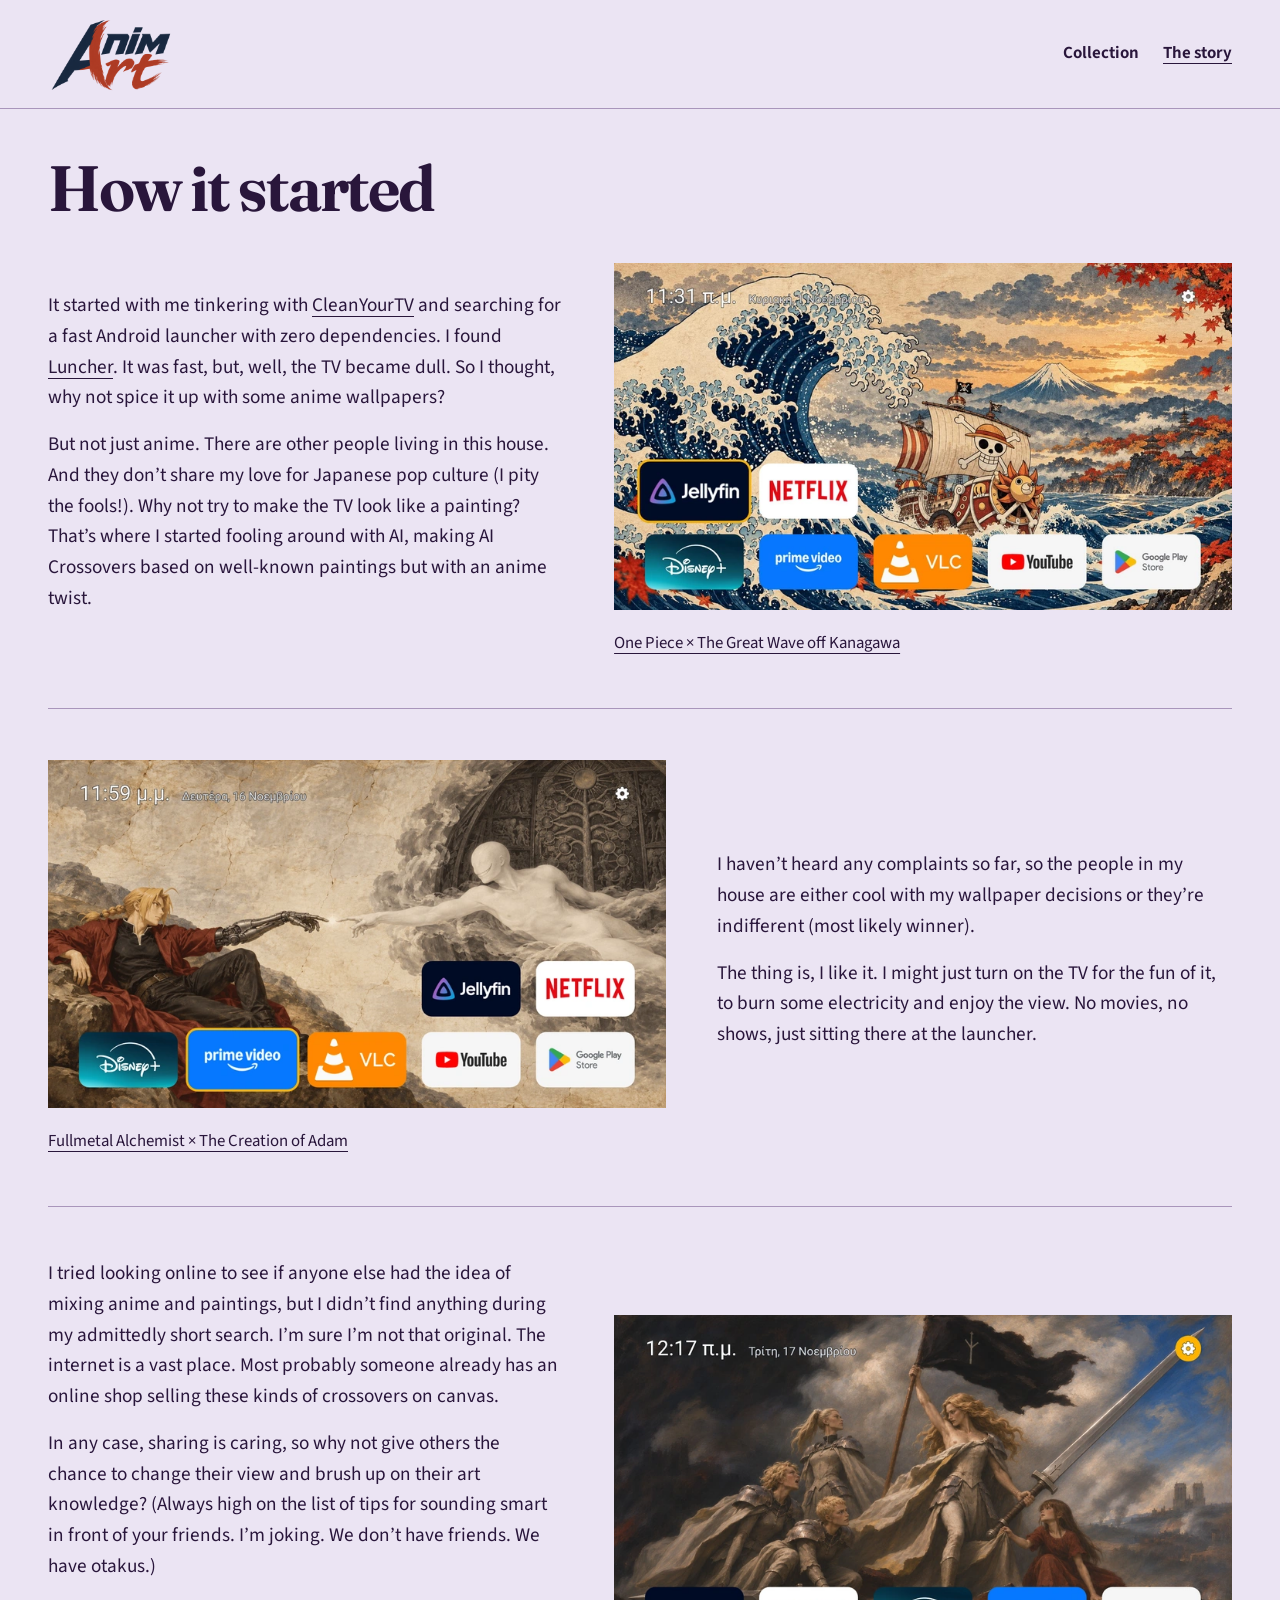
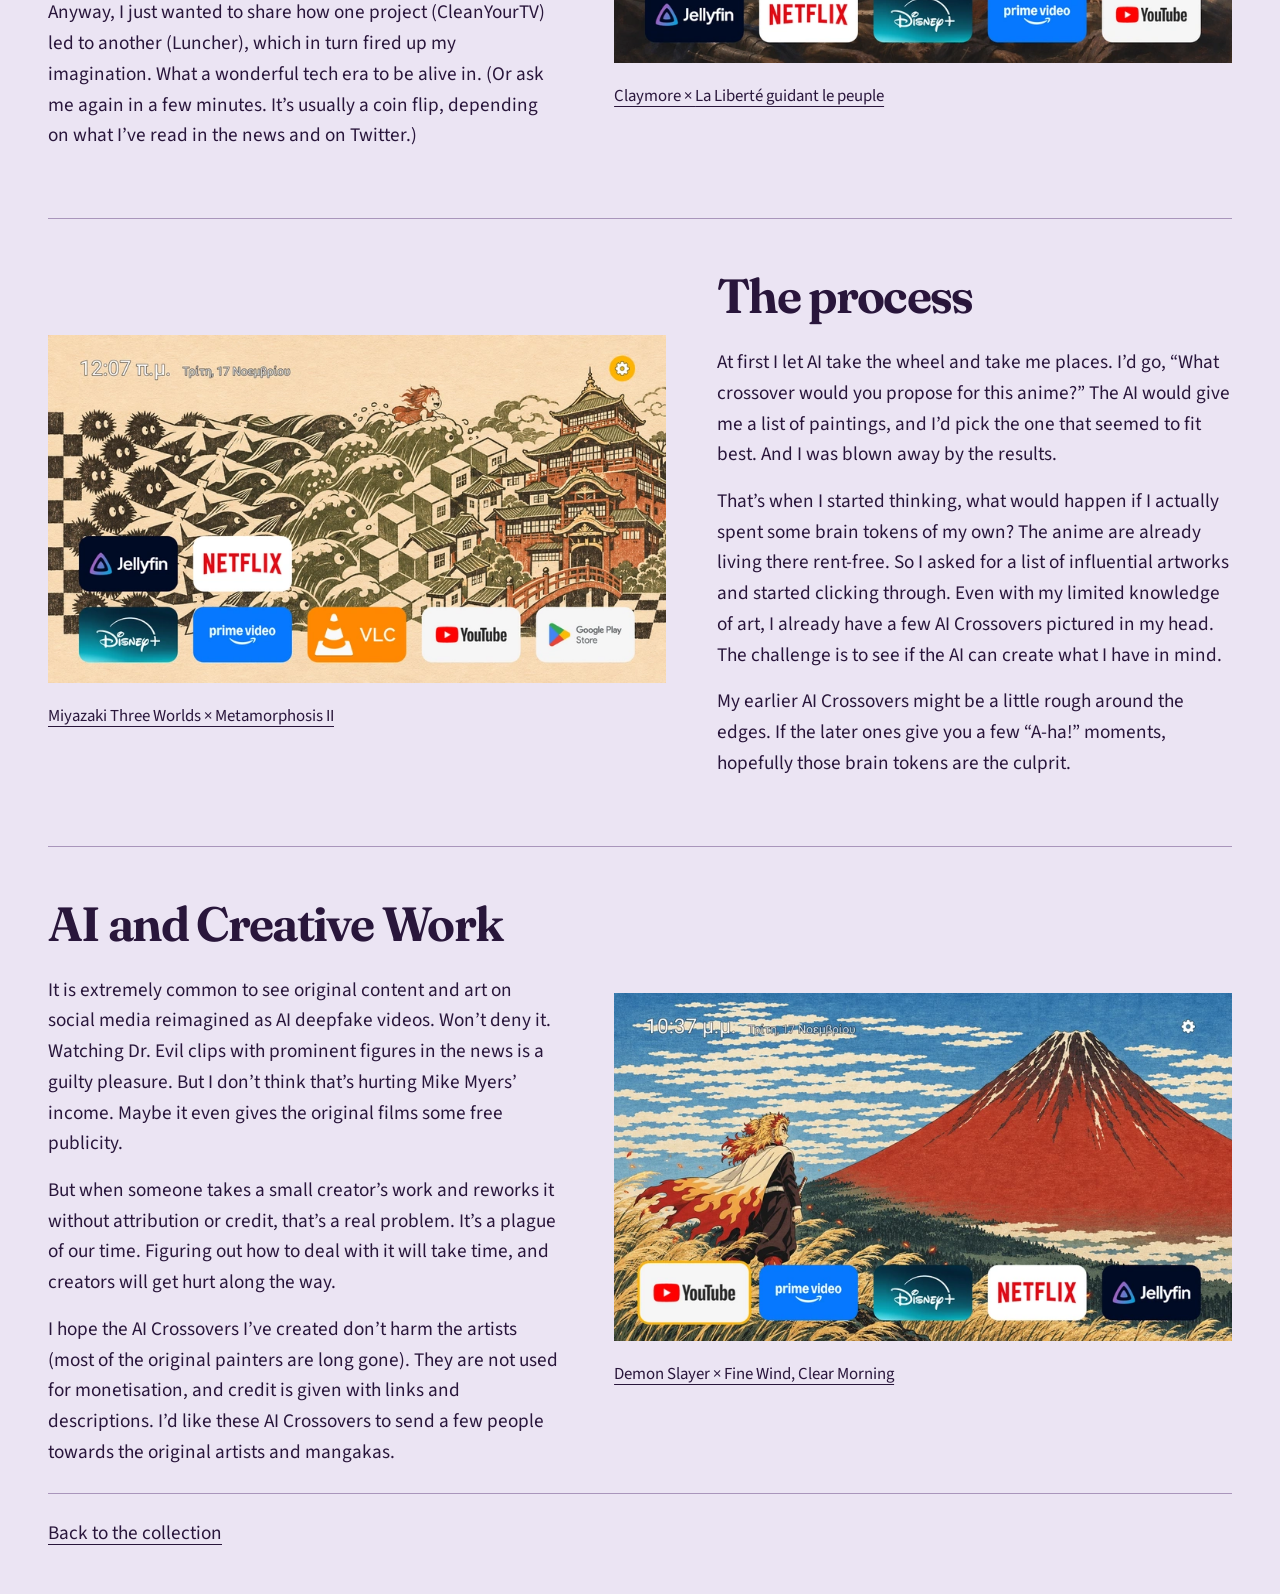
<file: story.html>
<!doctype html>
<html lang="en">
<head>
  <meta charset="utf-8">
  <meta name="viewport" content="width=device-width,initial-scale=1">
  <title>The story · Animart</title>
  <link rel="icon" href="favicon.svg">
  <link rel="stylesheet" href="vendor/bootstrap.min.css">
  <link rel="stylesheet" href="styles/site.css?v=2026.11.17.1">
</head>
<body>
  <a class="skip-link" href="#full-story">Skip to the story</a>
  <header class="container-fluid px-4 px-lg-5">
    <a class="brand" href="./" aria-label="Animart home"><img class="brand-logo" src="Assets/branding/animart-on-light-v1.png" width="1536" height="1024" alt="Animart"></a>
    <nav class="d-flex gap-4" aria-label="Main navigation">
      <a href="./#collection">Collection</a>
      <a href="story.html" aria-current="page">The story</a>
    </nav>
  </header>
  <main id="full-story" class="full-story" tabindex="-1">
    <article aria-labelledby="story-title">
      <h1 id="story-title">How it started</h1>
      <div class="story-row">
        <div>
          <p>It started with me tinkering with <a href="https://cleanyour.tv/">CleanYourTV</a> and searching for a fast Android launcher with zero dependencies. I found <a href="https://github.com/CVasilakis/luncher">Luncher</a>. It was fast, but, well, the TV became dull. So I thought, why not spice it up with some anime wallpapers?</p>
          <p>But not just anime. There are other people living in this house. And they don’t share my love for Japanese pop culture (I pity the fools!). Why not try to make the TV look like a painting? That’s where I started fooling around with AI, making AI Crossovers based on well-known paintings but with an anime twist.</p>
        </div>
        <figure>
          <img class="w-100 h-auto" src="Assets/story/tv-launcher-one-piece.webp" width="800" height="450" loading="lazy" alt="Jellyfin is selected on my TV launcher. Behind the app tiles, the Thousand Sunny sails beneath a curling wave in a One Piece AI Crossover.">
          <figcaption class="mt-2 small"><a href="./#piece=one-piece-one-piece-great-wave-1920x1080">One Piece × The Great Wave off Kanagawa<span class="visually-hidden"> AI Crossover details</span></a></figcaption>
        </figure>
      </div>
      <div class="story-row story-row-reverse">
        <div>
          <p>I haven’t heard any complaints so far, so the people in my house are either cool with my wallpaper decisions or they’re indifferent (most likely winner).</p>
          <p>The thing is, I like it. I might just turn on the TV for the fun of it, to burn some electricity and enjoy the view. No movies, no shows, just sitting there at the launcher.</p>
        </div>
        <figure>
          <img class="w-100 h-auto" src="Assets/story/tv-launcher-fullmetal-alchemist.webp" width="800" height="450" loading="lazy" alt="Above the launcher tiles, Edward Elric reaches toward Truth with his metal hand in a Fullmetal Alchemist AI Crossover.">
          <figcaption class="mt-2 small"><a href="./#piece=fma-fma-creation-of-adam-1920x1080">Fullmetal Alchemist × The Creation of Adam<span class="visually-hidden"> AI Crossover details</span></a></figcaption>
        </figure>
      </div>
      <div class="story-row">
        <div>
          <p>I tried looking online to see if anyone else had the idea of mixing anime and paintings, but I didn’t find anything during my admittedly short search. I’m sure I’m not that original. The internet is a vast place. Most probably someone already has an online shop selling these kinds of crossovers on canvas.</p>
          <p>In any case, sharing is caring, so why not give others the chance to change their view and brush up on their art knowledge? (Always high on the list of tips for sounding smart in front of your friends. I’m joking. We don’t have friends. We have otakus.)</p>
          <p>Anyway, I just wanted to share how one project (CleanYourTV) led to another (Luncher), which in turn fired up my imagination. What a wonderful tech era to be alive in. (Or ask me again in a few minutes. It’s usually a coin flip, depending on what I’ve read in the news and on Twitter.)</p>
        </div>
        <figure>
          <img class="w-100 h-auto" src="Assets/story/tv-launcher-claymore.webp" width="800" height="450" loading="lazy" alt="A Claymore warrior raises a black flag above the row of TV apps in an AI Crossover.">
          <figcaption class="mt-2 small"><a href="./#piece=claymore-la-liberte-guidant-le-peuple">Claymore × <span lang="fr">La Liberté guidant le peuple</span><span class="visually-hidden"> AI Crossover details</span></a></figcaption>
        </figure>
      </div>
      <div class="story-row story-row-reverse">
        <div>
          <h2 id="the-process">The process</h2>
          <p>At first I let AI take the wheel and take me places. I’d go, “What crossover would you propose for this anime?” The AI would give me a list of paintings, and I’d pick the one that seemed to fit best. And I was blown away by the results.</p>
          <p>That’s when I started thinking, what would happen if I actually spent some brain tokens of my own? The anime are already living there rent-free. So I asked for a list of influential artworks and started clicking through. Even with my limited knowledge of art, I already have a few AI Crossovers pictured in my head. The challenge is to see if the AI can create what I have in mind.</p>
          <p>My earlier AI Crossovers might be a little rough around the edges. If the later ones give you a few “A-ha!” moments, hopefully those brain tokens are the culprit.</p>
        </div>
        <figure>
          <img class="w-100 h-auto" src="Assets/story/tv-launcher-miyazaki.webp" width="800" height="450" loading="lazy" alt="Behind the TV apps, soot sprites turn into birds, fish and waves carrying Ponyo toward the bathhouse in a Miyazaki AI Crossover.">
          <figcaption class="mt-2 small"><a href="./#piece=miyazaki-three-worlds-metamorphosis-ii">Miyazaki Three Worlds × Metamorphosis II<span class="visually-hidden"> AI Crossover details</span></a></figcaption>
        </figure>
      </div>
      <div class="story-row">
        <div>
          <h2 id="ai-and-creative-work">AI and Creative Work</h2>
          <p>It is extremely common to see original content and art on social media reimagined as AI deepfake videos. Won’t deny it. Watching Dr. Evil clips with prominent figures in the news is a guilty pleasure. But I don’t think that’s hurting Mike Myers’ income. Maybe it even gives the original films some free publicity.</p>
          <p>But when someone takes a small creator’s work and reworks it without attribution or credit, that’s a real problem. It’s a plague of our time. Figuring out how to deal with it will take time, and creators will get hurt along the way.</p>
          <p>I hope the AI Crossovers I’ve created don’t harm the artists (most of the original painters are long gone). They are not used for monetisation, and credit is given with links and descriptions. I’d like these AI Crossovers to send a few people towards the original artists and mangakas.</p>
        </div>
        <figure>
          <img class="w-100 h-auto" src="Assets/story/tv-launcher-rengoku.webp" width="800" height="450" loading="lazy" alt="Rengoku stands before a red Mount Fuji above the TV launcher apps in a Demon Slayer AI Crossover.">
          <figcaption class="mt-2 small"><a href="./#piece=demon-slayer-rengoku-red-fuji">Demon Slayer × Fine Wind, Clear Morning<span class="visually-hidden"> AI Crossover details</span></a></figcaption>
        </figure>
      </div>
    </article>
    <a href="./#collection">Back to the collection</a>
  </main>
</body>
</html>
</file>
<file: vendor/cookieconsent-3.2.1/cookieconsent.css>
#cc-main{background:transparent;color:var(--cc-primary-color);font-family:var(--cc-font-family);font-size:16px;font-weight:400;-webkit-font-smoothing:antialiased;-moz-osx-font-smoothing:grayscale;text-rendering:optimizeLegibility;position:relative;line-height:1.15;-webkit-text-size-adjust:100%;z-index:var(--cc-z-index);position:fixed}#cc-main :after,#cc-main :before,#cc-main a,#cc-main button,#cc-main div,#cc-main h2,#cc-main input,#cc-main p,#cc-main span{all:unset;box-sizing:border-box}#cc-main .pm__badge,#cc-main button{all:initial;box-sizing:border-box;color:unset;visibility:unset}#cc-main .pm__badge,#cc-main a,#cc-main button,#cc-main input{font-family:inherit;font-size:100%;line-height:normal;margin:0;outline:revert;outline-offset:2px;cursor:pointer;overflow:hidden;-webkit-appearance:none;appearance:none}#cc-main svg{vertical-align:baseline;fill:none;width:100%}#cc-main table,#cc-main tbody,#cc-main td,#cc-main th,#cc-main thead,#cc-main tr{all:revert;font-family:inherit;font-weight:inherit;color:inherit;font-size:inherit}:host,:root{--cc-font-family:-apple-system,BlinkMacSystemFont,"Segoe UI",Roboto,Helvetica,Arial,sans-serif,"Apple Color Emoji","Segoe UI Emoji","Segoe UI Symbol";--cc-modal-border-radius:.5rem;--cc-btn-border-radius:.4rem;--cc-modal-transition-duration:.25s;--cc-link-color:var(--cc-btn-primary-bg);--cc-modal-margin:1rem;--cc-z-index:2147483647;--cc-bg:#fff;--cc-primary-color:#2c2f31;--cc-secondary-color:#5e6266;--cc-btn-primary-bg:#30363c;--cc-btn-primary-color:#fff;--cc-btn-primary-border-color:var(--cc-btn-primary-bg);--cc-btn-primary-hover-bg:#000;--cc-btn-primary-hover-color:#fff;--cc-btn-primary-hover-border-color:var(--cc-btn-primary-hover-bg);--cc-btn-secondary-bg:#eaeff2;--cc-btn-secondary-color:var(--cc-primary-color);--cc-btn-secondary-border-color:var(--cc-btn-secondary-bg);--cc-btn-secondary-hover-bg:#d4dae0;--cc-btn-secondary-hover-color:#000;--cc-btn-secondary-hover-border-color:#d4dae0;--cc-separator-border-color:#f0f4f7;--cc-toggle-on-bg:var(--cc-btn-primary-bg);--cc-toggle-off-bg:#667481;--cc-toggle-on-knob-bg:#fff;--cc-toggle-off-knob-bg:var(--cc-toggle-on-knob-bg);--cc-toggle-enabled-icon-color:var(--cc-bg);--cc-toggle-disabled-icon-color:var(--cc-bg);--cc-toggle-readonly-bg:#d5dee2;--cc-toggle-readonly-knob-bg:#fff;--cc-toggle-readonly-knob-icon-color:var(--cc-toggle-readonly-bg);--cc-section-category-border:var(--cc-cookie-category-block-bg);--cc-cookie-category-block-bg:#f0f4f7;--cc-cookie-category-block-border:#f0f4f7;--cc-cookie-category-block-hover-bg:#e9eff4;--cc-cookie-category-block-hover-border:#e9eff4;--cc-cookie-category-expanded-block-bg:transparent;--cc-cookie-category-expanded-block-hover-bg:#dee4e9;--cc-overlay-bg:rgba(0,0,0,.65);--cc-webkit-scrollbar-bg:var(--cc-section-category-border);--cc-webkit-scrollbar-hover-bg:var(--cc-btn-primary-hover-bg);--cc-footer-bg:var(--cc-btn-secondary-bg);--cc-footer-color:var(--cc-secondary-color);--cc-footer-border-color:#e4eaed;--cc-pm-toggle-border-radius:4em}#cc-main.cc--rtl{direction:rtl}#cc-main .cm__title,#cc-main a,#cc-main b,#cc-main em,#cc-main strong{font-weight:600}#cc-main button>span{pointer-events:none}#cc-main .cc__link,#cc-main a{font-weight:600;position:relative;background-image:linear-gradient(currentColor,currentColor);background-position:0 100%;background-repeat:no-repeat;background-size:0 1px;transition:background-size .25s,color .25s}#cc-main .cc__link:hover,#cc-main a:hover{color:var(--cc-primary-color);background-size:100% 1px}#cc-main .cc__link{color:var(--cc-link-color)}#cc-main .cm__desc,#cc-main .pm__body{scrollbar-width:thin;overscroll-behavior:auto contain}@media screen and (min-width:640px){#cc-main ::-webkit-scrollbar,#cc-main ::-webkit-scrollbar-thumb,#cc-main ::-webkit-scrollbar-track{all:revert}#cc-main ::-webkit-scrollbar-thumb{border:.25rem solid var(--cc-bg);-webkit-background-clip:padding-box;background-clip:padding-box;border-radius:1rem;background:var(--cc-toggle-readonly-bg)}#cc-main ::-webkit-scrollbar-thumb:hover{background:var(--cc-toggle-off-bg)}#cc-main ::-webkit-scrollbar{background:transparent;width:12px}}html.disable--interaction.show--consent,html.disable--interaction.show--consent body{height:auto!important;overflow:hidden!important}@media(prefers-reduced-motion){#cc-main{--cc-modal-transition-duration:0s}}.cc--darkmode{--cc-bg:#161a1c;--cc-primary-color:#ebf3f6;--cc-secondary-color:#aebbc5;--cc-btn-primary-bg:#c2d0e0;--cc-btn-primary-color:var(--cc-bg);--cc-btn-primary-border-color:var(--cc-btn-primary-bg);--cc-btn-primary-hover-bg:#98a7b6;--cc-btn-primary-hover-color:#000;--cc-btn-primary-hover-border-color:var(--cc-btn-primary-hover-bg);--cc-btn-secondary-bg:#242c31;--cc-btn-secondary-color:var(--cc-primary-color);--cc-btn-secondary-border-color:var(--cc-btn-secondary-bg);--cc-btn-secondary-hover-bg:#353d43;--cc-btn-secondary-hover-color:#fff;--cc-btn-secondary-hover-border-color:var(--cc-btn-secondary-hover-bg);--cc-separator-border-color:#222a30;--cc-toggle-on-bg:var(--cc-btn-primary-bg);--cc-toggle-off-bg:#525f6b;--cc-toggle-on-knob-bg:var(--cc-btn-primary-color);--cc-toggle-off-knob-bg:var(--cc-btn-primary-color);--cc-toggle-enabled-icon-color:var(--cc-btn-primary-color);--cc-toggle-disabled-icon-color:var(--cc-btn-primary-color);--cc-toggle-readonly-bg:#343e45;--cc-toggle-readonly-knob-bg:#5f6b72;--cc-toggle-readonly-knob-icon-color:var(--cc-toggle-readonly-bg);--cc-section-category-border:#1e2428;--cc-cookie-category-block-bg:#1e2428;--cc-cookie-category-block-border:var(--cc-section-category-border);--cc-cookie-category-block-hover-bg:#242c31;--cc-cookie-category-block-hover-border:#232a2f;--cc-cookie-category-expanded-block-bg:transparent;--cc-cookie-category-expanded-block-hover-bg:var(--cc-toggle-readonly-bg);--cc-overlay-bg:rgba(0,0,0,.65);--cc-webkit-scrollbar-bg:var(--cc-section-category-border);--cc-webkit-scrollbar-hover-bg:var(--cc-btn-primary-hover-bg);--cc-footer-bg:#0c0e0f;--cc-footer-color:var(--cc-secondary-color);--cc-footer-border-color:#060809}.cc--darkmode #cc-main{color-scheme:dark}#cc-main .cm{position:fixed;max-width:24rem;display:flex;flex-direction:column;background:var(--cc-bg);border-radius:var(--cc-modal-border-radius);z-index:1;overflow:hidden;box-shadow:0 .625em 1.875em rgba(0,0,2,.3);visibility:hidden;opacity:0;transform:translateY(1.6em)}#cc-main .cm--top{top:var(--cc-modal-margin)}#cc-main .cm--middle{top:50%;transform:translateY(calc(-50% + 1.6em))}#cc-main .cm--bottom{bottom:var(--cc-modal-margin)}#cc-main .cm--center{left:var(--cc-modal-margin);right:var(--cc-modal-margin);margin:0 auto;width:unset}#cc-main .cm--left{left:var(--cc-modal-margin);margin-right:var(--cc-modal-margin)}#cc-main .cm--right{right:var(--cc-modal-margin);margin-left:var(--cc-modal-margin)}#cc-main .cm__body{position:relative;display:flex;flex-direction:column;justify-content:space-between}#cc-main .cm__btns,#cc-main .cm__links{width:unset;padding:1rem 1.3rem}#cc-main .cm__texts{display:flex;flex-direction:column;justify-content:center;flex:1;padding:1rem 0 0}#cc-main .cm__desc,#cc-main .cm__title{padding:0 1.3rem}#cc-main .cm__title{font-size:1.05em}#cc-main .cm__title+.cm__desc{margin-top:1.1em}#cc-main .cm__desc{color:var(--cc-secondary-color);line-height:1.5;font-size:.9em;max-height:40vh;overflow-x:visible;overflow-y:auto;padding-bottom:1em}#cc-main .cm__btns{display:flex;flex-direction:column;justify-content:center;border-top:1px solid var(--cc-separator-border-color)}#cc-main .cm__btn-group{display:grid;grid-auto-columns:minmax(0,1fr)}#cc-main .cm__btn+.cm__btn,#cc-main .cm__btn-group+.cm__btn-group{margin-top:.375rem}#cc-main .cm--flip .cm__btn+.cm__btn,#cc-main .cm--flip .cm__btn-group+.cm__btn-group{margin-top:0;margin-bottom:.375rem}#cc-main .cm--inline .cm__btn+.cm__btn{margin-top:0;margin-left:.375rem}#cc-main .cm--inline.cm--flip .cm__btn+.cm__btn{margin-bottom:0;margin-left:0;margin-right:.375rem}#cc-main .cm--inline.cm--flip .cm__btn-group+.cm__btn-group{margin-right:0;margin-bottom:.375rem}#cc-main .cm--wide .cm__btn+.cm__btn,#cc-main .cm--wide .cm__btn-group+.cm__btn-group{margin-top:0;margin-left:.375rem}#cc-main .cm--wide.cm--flip .cm__btn+.cm__btn,#cc-main .cm--wide.cm--flip .cm__btn-group+.cm__btn-group{margin-bottom:0;margin-right:.375rem}#cc-main .cm--bar:not(.cm--inline) .cm__btn-group--uneven,#cc-main .cm--wide .cm__btn-group--uneven{display:flex;flex:1;justify-content:space-between}#cc-main .cm--bar:not(.cm--inline).cm--flip .cm__btn-group--uneven,#cc-main .cm--wide.cm--flip .cm__btn-group--uneven{flex-direction:row-reverse}#cc-main .cm__btn{color:var(--cc-btn-primary-color);background:var(--cc-btn-primary-bg);border:1px solid var(--cc-btn-primary-border-color);text-align:center;font-weight:600;font-size:.82em;min-height:42px;padding:.5em 1em;border-radius:var(--cc-btn-border-radius)}#cc-main .cm__btn:hover{color:var(--cc-btn-primary-hover-color);background:var(--cc-btn-primary-hover-bg);border-color:var(--cc-btn-primary-hover-border-color)}#cc-main .cm__btn--secondary{color:var(--cc-btn-secondary-color);background:var(--cc-btn-secondary-bg);border-color:var(--cc-btn-secondary-border-color)}#cc-main .cm__btn--secondary:hover{color:var(--cc-btn-secondary-hover-color);background:var(--cc-btn-secondary-hover-bg);border-color:var(--cc-btn-secondary-hover-border-color)}#cc-main .cm__btn--close{display:none;position:absolute;right:0;top:0;width:42px;height:42px;border-radius:0;border-bottom-left-radius:var(--cc-btn-border-radius);border-top:none;border-right:none;padding:0!important;min-width:auto!important;font-size:1em;overflow:hidden}#cc-main .cm__btn--close svg{stroke:var(--cc-btn-primary-color);transform:scale(.5);transition:stroke .15s}#cc-main .cm__btn--close:hover svg{stroke:var(--cc-btn-primary-hover-color)}#cc-main .cm__btn--close.cm__btn--secondary svg{stroke:var(--cc-btn-secondary-color)}#cc-main .cm__btn--close.cm__btn--secondary:hover svg{stroke:var(--cc-btn-secondary-hover-color)}#cc-main .cm__btn--close+.cm__texts .cm__title{padding-right:3rem}#cc-main .cm--bar .cm__btn-group,#cc-main .cm--box.cm--wide .cm__btn-group,#cc-main .cm--inline .cm__btn-group{grid-auto-flow:column}#cc-main .cm__footer{color:var(--cc-footer-color);background:var(--cc-footer-bg);border-top:1px solid var(--cc-footer-border-color);padding:.4em 0 .5em}#cc-main .cm__links{padding-top:0;padding-bottom:0;display:flex;flex-direction:row}#cc-main .cm__link-group{font-size:.8em;display:flex;flex-direction:row;width:100%}#cc-main .cm__link-group>*+*{margin-left:1.3rem}#cc-main .cm--flip .cm__btn:last-child{grid-row:1}#cc-main .cm--bar.cm--flip .cm__btn:last-child,#cc-main .cm--box.cm--wide.cm--flip .cm__btn:last-child,#cc-main .cm--inline.cm--flip .cm__btn:last-child{grid-column:1}#cc-main .cm--box .cm__btn--close{display:block}#cc-main .cm--box.cm--flip .cm__btns{flex-direction:column-reverse}#cc-main .cm--box.cm--wide{max-width:36em}#cc-main .cm--box.cm--wide .cm__btns{flex-direction:row;justify-content:space-between}#cc-main .cm--box.cm--wide .cm__btn{min-width:120px;padding-right:1.8em;padding-left:1.8em}#cc-main .cm--box.cm--wide.cm--flip .cm__btns{flex-direction:row-reverse}#cc-main .cm--cloud{width:unset;max-width:54em}#cc-main .cm--cloud .cm__body{flex-direction:row}#cc-main .cm--cloud .cm__texts{flex:1}#cc-main .cm--cloud .cm__desc{max-height:9.4em}#cc-main .cm--cloud .cm__btns{border-top:none;border-left:1px solid var(--cc-separator-border-color);max-width:23em}#cc-main .cm--cloud .cm__btn-group{flex-direction:column}#cc-main .cm--cloud .cm__btn{min-width:19em}#cc-main .cm--cloud.cm--flip .cm__btn-group,#cc-main .cm--cloud.cm--flip .cm__btns{flex-direction:column-reverse}#cc-main .cm--cloud.cm--inline .cm__btn-group{flex-direction:row}#cc-main .cm--cloud.cm--inline .cm__btn{min-width:10em}#cc-main .cm--cloud.cm--inline.cm--flip .cm__btn-group{flex-direction:row-reverse}#cc-main .cm--bar{max-width:unset;width:100vw;left:0;right:0;margin:0;transform:translateY(0);border-radius:0;opacity:1;--cc-modal-transition-duration:.35s}#cc-main .cm--bar.cm--top{top:0;transform:translateY(-100%)}#cc-main .cm--bar.cm--bottom{bottom:0;transform:translateY(100%)}#cc-main .cm--bar .cm__body,#cc-main .cm--bar .cm__links{max-width:55em;margin:0 auto;width:100%}#cc-main .cm--bar .cm__body{padding:.5em 0 .9em}#cc-main .cm--bar .cm__btns{border-top:none;flex-direction:row;justify-content:space-between}#cc-main .cm--bar:not(.cm--inline) .cm__btn+.cm__btn,#cc-main .cm--bar:not(.cm--inline) .cm__btn-group+.cm__btn-group{margin-top:0;margin-left:.375rem}#cc-main .cm--bar .cm__btn{min-width:120px;padding-right:2em;padding-left:2em}#cc-main .cm--bar.cm--flip:not(.cm--inline) .cm__btn+.cm__btn,#cc-main .cm--bar.cm--flip:not(.cm--inline) .cm__btn-group+.cm__btn-group{margin-bottom:0;margin-left:0;margin-right:.375rem}#cc-main .cm--bar.cm--flip .cm__btns{flex-direction:row-reverse}#cc-main .cm--bar.cm--inline .cm__body,#cc-main .cm--bar.cm--inline .cm__links{max-width:74em}#cc-main .cm--bar.cm--inline .cm__body{padding:0;flex-direction:row}#cc-main .cm--bar.cm--inline .cm__btns{flex-direction:column;justify-content:center;max-width:23em}#cc-main .cm--bar.cm--inline.cm--flip .cm__btns{flex-direction:column-reverse}#cc-main .cc--anim .cm,#cc-main .cc--anim.cm-wrapper:before{transition:opacity var(--cc-modal-transition-duration) ease,visibility var(--cc-modal-transition-duration) ease,transform var(--cc-modal-transition-duration) ease}#cc-main .cc--anim .cm__btn,#cc-main .cc--anim .cm__close{transition:background-color .15s,border-color .15s,color .15s}.disable--interaction #cc-main .cm-wrapper:before{content:"";opacity:0;visibility:hidden;position:fixed;left:0;right:0;top:0;bottom:0;z-index:0;background:var(--cc-overlay-bg)}.show--consent #cc-main .cc--anim .cm{opacity:1;visibility:visible!important;transform:translateY(0)}.show--consent #cc-main .cc--anim .cm--middle{transform:translateY(-50%)}.show--consent #cc-main .cc--anim .cm--bar{transform:translateY(0)}.show--consent #cc-main .cc--anim.cm-wrapper:before{opacity:1;visibility:visible}#cc-main.cc--rtl .cm__btn--close{right:unset;left:0;border-bottom-left-radius:unset;border-bottom-right-radius:var(--cc-btn-border-radius)}#cc-main.cc--rtl .cm__btn--close+.cm__texts .cm__title{padding-right:1.3rem;padding-left:3rem!important}#cc-main.cc--rtl .cm--inline .cm__btn+.cm__btn{margin-left:0;margin-right:.375rem}#cc-main.cc--rtl .cm--inline.cm--flip .cm__btn+.cm__btn{margin-left:.375rem;margin-right:0}#cc-main.cc--rtl .cm:not(.cm--inline).cm--bar .cm__btn+.cm__btn,#cc-main.cc--rtl .cm:not(.cm--inline).cm--bar .cm__btn-group+.cm__btn-group,#cc-main.cc--rtl .cm:not(.cm--inline).cm--wide .cm__btn+.cm__btn,#cc-main.cc--rtl .cm:not(.cm--inline).cm--wide .cm__btn-group+.cm__btn-group{margin-left:0;margin-right:.375rem}#cc-main.cc--rtl .cm:not(.cm--inline).cm--bar.cm--flip .cm__btn+.cm__btn,#cc-main.cc--rtl .cm:not(.cm--inline).cm--wide.cm--flip .cm__btn+.cm__btn{margin-left:.375rem;margin-right:0}#cc-main.cc--rtl .cm__link-group>*+*{margin-left:0;margin-right:1.3rem}@media screen and (max-width:640px){#cc-main{--cc-modal-margin:.5em}#cc-main .cm{max-width:none!important;width:auto!important}#cc-main .cm__body{flex-direction:column!important;padding:0!important}#cc-main .cm__btns,#cc-main .cm__desc,#cc-main .cm__links,#cc-main .cm__title{padding-left:1.1rem!important;padding-right:1.1rem!important}#cc-main .cm__btns{flex-direction:column!important;max-width:none!important;min-width:auto!important;border-left:none!important;border-top:1px solid var(--cc-separator-border-color)!important}#cc-main .cm__btn+.cm__btn,#cc-main .cm__btn-group+.cm__btn-group{margin:.375rem 0 0!important}#cc-main .cm--flip .cm__btn+.cm__btn,#cc-main .cm--flip .cm__btn-group+.cm__btn-group{margin-top:0!important;margin-bottom:.375rem!important}#cc-main .cm__btn-group{display:flex!important;flex-direction:column!important;min-width:auto!important}#cc-main .cm__btn{flex:auto!important}#cc-main .cm__link-group{justify-content:center!important}#cc-main .cm--flip .cm__btn-group,#cc-main .cm--flip .cm__btns{flex-direction:column-reverse!important}}#cc-main .pm-wrapper{position:relative;z-index:2}#cc-main .pm{position:fixed;display:flex;width:100%;width:unset;background:var(--cc-bg);flex-direction:column;border-radius:var(--cc-modal-border-radius);opacity:0;visibility:hidden;overflow:hidden;z-index:1;box-shadow:0 .625em 1.875em rgba(0,0,2,.3)}#cc-main .pm__body,#cc-main .pm__footer,#cc-main .pm__header{padding:1em 1.4em}#cc-main .pm__header{display:flex;justify-content:space-between;align-items:center;border-bottom:1px solid var(--cc-separator-border-color)}#cc-main .pm__title{display:flex;align-items:center;flex:1;font-weight:600;margin-right:2em}#cc-main .pm__close-btn{width:calc(40px);height:calc(40px);position:relative;background:var(--cc-btn-secondary-bg);border-radius:var(--cc-btn-border-radius);border:1px solid var(--cc-btn-secondary-border-color);transition:all .15s}#cc-main .pm__close-btn span{display:flex;height:100%;width:100%}#cc-main .pm__close-btn svg{stroke:var(--cc-btn-secondary-color);transform:scale(.5);transition:stroke .15s}#cc-main .pm__close-btn:hover{border-color:var(--cc-btn-secondary-hover-border-color);background:var(--cc-btn-secondary-hover-bg)}#cc-main .pm__close-btn:hover svg{stroke:var(--cc-btn-secondary-hover-color)}#cc-main .pm__body{flex:1;overflow-y:auto}#cc-main .pm__section,#cc-main .pm__section--toggle{display:flex;flex-direction:column;margin-bottom:.5em;border-radius:var(--cc-btn-border-radius)}#cc-main .pm__section--toggle .pm__section-desc-wrapper{overflow:hidden;margin-top:0!important;display:none;border:1px solid var(--cc-cookie-category-block-border);border-top:none;border-radius:var(--cc-btn-border-radius);border-top-left-radius:0;border-top-right-radius:0}#cc-main .pm__section{padding:1em;border:1px solid var(--cc-separator-border-color);transition:background-color .25s,border-color .25s}#cc-main .pm__section:first-child{transition:none;padding:0;margin-top:0;border:none;margin-bottom:2em}#cc-main .pm__section:not(:first-child):hover{background:var(--cc-cookie-category-block-bg);border-color:var(--cc-cookie-category-block-border)}#cc-main .pm__section-toggles+.pm__section{margin-top:2em}#cc-main .pm__section--toggle{background:var(--cc-cookie-category-block-bg);border-top:none;margin-bottom:.375rem}#cc-main .pm__section--toggle .pm__section-title{width:100%;display:flex;justify-content:space-between;align-items:center;background:var(--cc-cookie-category-block-bg);position:relative;padding:1.1em 5.4em 1.1em 1.2em;border:1px solid var(--cc-cookie-category-block-border);transition:background-color .25s,border-color .25s;min-height:58px}#cc-main .pm__section--toggle .pm__section-title:hover{background:var(--cc-cookie-category-block-hover-bg);border-color:var(--cc-cookie-category-block-hover-border)}#cc-main .pm__section--toggle .pm__section-desc{padding:1em;margin-top:0}#cc-main .pm__section--toggle.is-expanded{--cc-cookie-category-block-bg:var(--cc-cookie-category-expanded-block-bg);--cc-cookie-category-block-border:var(--cc-cookie-category-expanded-block-hover-bg)}#cc-main .pm__section--toggle.is-expanded .pm__section-title{border-bottom-left-radius:0;border-bottom-right-radius:0}#cc-main .pm__section--toggle.is-expanded .pm__section-arrow svg{transform:scale(.5) rotate(180deg)}#cc-main .pm__section--toggle.is-expanded .pm__section-desc-wrapper{display:flex}#cc-main .pm__section--expandable .pm__section-title{padding-left:3.4em;cursor:pointer}#cc-main .pm__section--expandable .pm__section-arrow{width:20px;height:20px;position:absolute;left:18px;background:var(--cc-toggle-readonly-bg);display:flex;justify-content:center;border-radius:100%;pointer-events:none}#cc-main .pm__section--expandable .pm__section-arrow svg{stroke:var(--cc-btn-secondary-color);transform:scale(.5)}#cc-main .pm__badge,#cc-main .pm__section-title-wrapper{position:relative;display:flex;align-items:center}#cc-main .pm__section-title-wrapper+.pm__section-desc-wrapper{margin-top:.85em}#cc-main .pm__section-title{font-weight:600;border-radius:var(--cc-btn-border-radius);font-size:.95em}#cc-main .pm__badge{flex:none;margin-left:1em;border-radius:5em;font-weight:600;font-size:.8em;background:var(--cc-btn-secondary-bg);color:var(--cc-secondary-color);height:23px;width:auto;min-width:23px;text-align:center;justify-content:center;padding:0 .6em 1px;white-space:nowrap;overflow:hidden}#cc-main .pm__service-counter{padding:0;width:23px;background:var(--cc-btn-primary-bg);color:var(--cc-btn-primary-color)}#cc-main .pm__service-counter[data-counterlabel]{padding:0 .6em 1px;width:auto}#cc-main .section__toggle,#cc-main .section__toggle-wrapper,#cc-main .toggle__icon,#cc-main .toggle__label{width:50px;height:23px;border-radius:var(--cc-pm-toggle-border-radius);transform:translateZ(0)}#cc-main .section__toggle-wrapper{position:absolute;right:18px;cursor:pointer;z-index:1}#cc-main .toggle-service{position:relative;right:0;width:42px;height:19px}#cc-main .toggle-service .section__toggle,#cc-main .toggle-service .toggle__icon,#cc-main .toggle-service .toggle__label{width:42px;height:19px}#cc-main .toggle-service .toggle__icon{position:relative}#cc-main .toggle-service .toggle__icon-circle{height:19px;width:19px}#cc-main .toggle-service .section__toggle:checked~.toggle__icon .toggle__icon-circle{transform:translateX(23px)}#cc-main .pm__section--toggle:nth-child(2) .section__toggle-wrapper:after{display:none!important}#cc-main .section__toggle{position:absolute;cursor:pointer;display:block;top:50%;left:0;min-height:24px;translate:0 -50%;margin:0;border:0}#cc-main .section__toggle:disabled{cursor:not-allowed}#cc-main .toggle__icon{position:absolute;background:var(--cc-toggle-off-bg);box-shadow:0 0 0 1px var(--cc-toggle-off-bg);transition:all .25s;pointer-events:none;display:flex;flex-direction:row}#cc-main .toggle__icon-circle{position:absolute;display:block;left:0;top:0;width:23px;height:23px;border:none;background:var(--cc-toggle-off-knob-bg);box-shadow:0 1px 2px rgba(24,32,3,.36);transition:transform .25s,background-color .25s;border-radius:var(--cc-pm-toggle-border-radius)}#cc-main .toggle__icon-off,#cc-main .toggle__icon-on{height:100%;position:absolute;width:100%;transition:opacity .15s}#cc-main .toggle__icon-on{opacity:0;transform:rotate(45deg)}#cc-main .toggle__icon-on svg{stroke:var(--cc-toggle-on-bg);transform:scale(.55) rotate(-45deg)}#cc-main .section__toggle:checked~.toggle__icon .toggle__icon-on,#cc-main .toggle__icon-off{opacity:1}#cc-main .toggle__icon-off svg{stroke:var(--cc-toggle-off-bg);transform:scale(.55)}#cc-main .section__toggle:checked~.toggle__icon{background:var(--cc-toggle-on-bg);box-shadow:0 0 0 1px var(--cc-toggle-on-bg)}#cc-main .section__toggle:checked~.toggle__icon .toggle__icon-circle{transform:translateX(27px);background-color:var(--cc-toggle-on-knob-bg)}#cc-main .section__toggle:checked~.toggle__icon .toggle__icon-off{opacity:0}#cc-main .section__toggle:checked:disabled~.toggle__icon{background:var(--cc-toggle-readonly-bg);box-shadow:0 0 0 1px var(--cc-toggle-readonly-bg)}#cc-main .section__toggle:checked:disabled~.toggle__icon .toggle__icon-circle{background:var(--cc-toggle-readonly-knob-bg);box-shadow:none}#cc-main .section__toggle:checked:disabled~.toggle__icon svg{stroke:var(--cc-toggle-readonly-knob-icon-color)}#cc-main .toggle__label{position:absolute;top:0;z-index:-1;opacity:0;pointer-events:none;overflow:hidden}#cc-main .pm__section-desc-wrapper{display:flex;flex-direction:column;font-size:.9em;color:var(--cc-secondary-color)}#cc-main .pm__section-desc-wrapper>:not(:last-child){border-bottom:1px solid var(--cc-cookie-category-block-border)}#cc-main .pm__section-services{display:flex;flex-direction:column}#cc-main .pm__service{padding:.4em 1.2em;position:relative;display:flex;justify-content:space-between;transition:background-color .15s;align-items:center}#cc-main .pm__service:hover{background-color:var(--cc-cookie-category-block-hover-bg)}#cc-main .pm__service-header{display:flex;align-items:center;width:100%;margin-right:1em}#cc-main .pm__service-icon{min-width:8px;height:8px;border:2px solid;border-radius:100%;margin-left:6px;margin-right:20px;margin-top:1px}#cc-main .pm__service-title{font-size:.95em;word-break:break-word;width:100%}#cc-main .pm__section-desc{line-height:1.5em}#cc-main .pm__section-table{text-align:left;border-collapse:collapse;width:100%;padding:0;margin:0;overflow:hidden;font-size:.9em}#cc-main .pm__table-caption{text-align:left}#cc-main .pm__table-caption,#cc-main .pm__table-head>tr{font-weight:600;color:var(--cc-primary-color);border-bottom:1px dashed var(--cc-separator-border-color)}#cc-main .pm__table-tr{transition:background-color .15s}#cc-main .pm__table-tr:hover{background:var(--cc-cookie-category-block-hover-bg)}#cc-main .pm__table-caption,#cc-main .pm__table-td,#cc-main .pm__table-th{padding:.625em;vertical-align:top;padding-left:1.2em}#cc-main .pm__footer{display:flex;justify-content:space-between;border-top:1px solid var(--cc-separator-border-color)}#cc-main .pm__btn-group{display:flex}#cc-main .pm__btn+.pm__btn,#cc-main .pm__btn-group+.pm__btn-group{margin-left:.375rem}#cc-main .pm--flip .pm__btn+.pm__btn,#cc-main .pm--flip .pm__btn-group+.pm__btn-group{margin-left:0;margin-right:.375rem}#cc-main .pm__btn{color:var(--cc-btn-primary-color);background:var(--cc-btn-primary-bg);border:1px solid var(--cc-btn-primary-border-color);text-align:center;flex:auto;min-width:110px;font-weight:600;font-size:.82em;padding:.5em 1.5em;min-height:42px;border-radius:var(--cc-btn-border-radius);transition:background-color .15s,border-color .15s,color .15s}#cc-main .pm__btn:hover{background:var(--cc-btn-primary-hover-bg);border-color:var(--cc-btn-primary-hover-border-color);color:var(--cc-btn-primary-hover-color)}#cc-main .pm__btn--secondary{color:var(--cc-btn-secondary-color);background:var(--cc-btn-secondary-bg);border-color:var(--cc-btn-secondary-border-color)}#cc-main .pm__btn--secondary:hover{background:var(--cc-btn-secondary-hover-bg);border-color:var(--cc-btn-secondary-hover-border-color);color:var(--cc-btn-secondary-hover-color)}#cc-main .pm--box{left:var(--cc-modal-margin);right:var(--cc-modal-margin);margin:0 auto;top:50%;max-width:43em;max-height:37.5em;height:calc(100% - 2em);transform:translateY(calc(-50% + 1.6em))}#cc-main .pm--box.pm--flip .pm__btn-group,#cc-main .pm--box.pm--flip .pm__footer{flex-direction:row-reverse}#cc-main .pm--bar{top:0;bottom:0;border-radius:0;height:100%;max-height:none;max-width:29em;width:100%;margin:0;opacity:1;--cc-modal-transition-duration:.35s}#cc-main .pm--bar .pm__section-table,#cc-main .pm--bar .pm__table-body,#cc-main .pm--bar .pm__table-td,#cc-main .pm--bar .pm__table-th,#cc-main .pm--bar .pm__table-tr{display:block}#cc-main .pm--bar .pm__table-head{display:none}#cc-main .pm--bar .pm__table-caption{display:block}#cc-main .pm--bar .pm__table-tr:not(:last-child){border-bottom:1px solid var(--cc-separator-border-color)}#cc-main .pm--bar .pm__table-td{display:flex;justify-content:space-between}#cc-main .pm--bar .pm__table-td:before{content:attr(data-column);padding-right:2em;font-weight:600;color:var(--cc-primary-color);overflow:hidden;text-overflow:ellipsis;flex:1;min-width:100px}#cc-main .pm--bar .pm__table-td>div{flex:3}#cc-main .pm--bar:not(.pm--wide) .pm__body,#cc-main .pm--bar:not(.pm--wide) .pm__footer,#cc-main .pm--bar:not(.pm--wide) .pm__header{padding:1em 1.3em}#cc-main .pm--bar:not(.pm--wide) .pm__btn-group,#cc-main .pm--bar:not(.pm--wide) .pm__footer{flex-direction:column}#cc-main .pm--bar:not(.pm--wide) .pm__btn+.pm__btn,#cc-main .pm--bar:not(.pm--wide) .pm__btn-group+.pm__btn-group{margin:.375rem 0 0}#cc-main .pm--bar:not(.pm--wide).pm--flip .pm__btn-group,#cc-main .pm--bar:not(.pm--wide).pm--flip .pm__footer{flex-direction:column-reverse}#cc-main .pm--bar:not(.pm--wide).pm--flip .pm__btn+.pm__btn,#cc-main .pm--bar:not(.pm--wide).pm--flip .pm__btn-group+.pm__btn-group{margin-bottom:.375rem;margin-top:0}#cc-main .pm--bar:not(.pm--wide) .pm__badge{display:none}#cc-main .pm--bar.pm--left{left:0;transform:translateX(-100%)}#cc-main .pm--bar.pm--right{right:0;transform:translateX(100%)}#cc-main .pm--bar.pm--wide{max-width:35em}#cc-main .pm--bar.pm--wide .pm__body,#cc-main .pm--bar.pm--wide .pm__footer,#cc-main .pm--bar.pm--wide .pm__header{padding:1em 1.4em}#cc-main .pm--bar.pm--wide.pm--flip .pm__btn-group,#cc-main .pm--bar.pm--wide.pm--flip .pm__footer{flex-direction:row-reverse}#cc-main .pm-overlay{content:"";position:fixed;left:0;right:0;top:0;bottom:0;z-index:1;background:var(--cc-overlay-bg);opacity:0;visibility:hidden}#cc-main .cc--anim .pm,#cc-main .cc--anim .pm-overlay{transition:opacity var(--cc-modal-transition-duration) ease,visibility var(--cc-modal-transition-duration) ease,transform var(--cc-modal-transition-duration) ease}.show--preferences #cc-main .cc--anim .pm{opacity:1;visibility:visible!important}.show--preferences #cc-main .cc--anim .pm--box{transform:translateY(-50%)}.show--preferences #cc-main .cc--anim .pm--bar{transform:translateX(0)}.show--preferences #cc-main .cc--anim .pm-overlay{opacity:1;visibility:visible}#cc-main.cc--rtl .pm__service-header{margin-right:0;margin-left:1em}#cc-main.cc--rtl .pm__section-arrow{left:unset;right:18px}#cc-main.cc--rtl .section__toggle-wrapper{right:unset;left:18px;transform-origin:left}#cc-main.cc--rtl .toggle-service{left:0}#cc-main.cc--rtl .pm__service-icon{margin-right:5px;margin-left:20px}#cc-main.cc--rtl .pm__section--toggle .pm__section-title{padding-left:5.4em;padding-right:1.2em}#cc-main.cc--rtl .pm__section--expandable .pm__section-title{padding-right:3.4em}#cc-main.cc--rtl .pm__badge{margin-left:unset;margin-right:1em}#cc-main.cc--rtl .toggle__icon-circle{transform:translateX(27px)}#cc-main.cc--rtl .toggle-service .toggle__icon-circle{transform:translateX(23px)}#cc-main.cc--rtl .section__toggle:checked~.toggle__icon .toggle__icon-circle{transform:translateX(0)}#cc-main.cc--rtl .pm__table-td,#cc-main.cc--rtl .pm__table-th{text-align:right;padding-left:unset;padding-right:1.2em}#cc-main.cc--rtl .pm__table-td{padding-left:unset;padding-right:1.2em}#cc-main.cc--rtl .pm__table-td:before{padding-right:unset;padding-left:2em}#cc-main.cc--rtl .pm__btn+.pm__btn,#cc-main.cc--rtl .pm__btn-group+.pm__btn-group{margin-left:0;margin-right:.375rem}#cc-main.cc--rtl .pm--flip .pm__btn+.pm__btn,#cc-main.cc--rtl .pm--flip .pm__btn-group+.pm__btn-group{margin-left:.375rem;margin-right:0}#cc-main.cc--rtl .pm--flip.pm--bar:not(.pm--wide) .pm__btn+.pm__btn,#cc-main.cc--rtl .pm--flip.pm--bar:not(.pm--wide) .pm__btn-group+.pm__btn-group{margin-left:0}@media screen and (max-width:640px){#cc-main .pm{left:0;right:0;top:0;bottom:0;max-height:100%;height:auto;transform:translateY(1.6em);border-radius:0;max-width:none!important}#cc-main .pm__body,#cc-main .pm__footer,#cc-main .pm__header{padding:.9em!important}#cc-main .pm__badge{display:none}#cc-main .pm__section-table,#cc-main .pm__table-body,#cc-main .pm__table-caption,#cc-main .pm__table-td,#cc-main .pm__table-th,#cc-main .pm__table-tr{display:block}#cc-main .pm__table-head{display:none}#cc-main .pm__table-tr:not(:last-child){border-bottom:1px solid var(--cc-separator-border-color)}#cc-main .pm__table-td{display:flex;justify-content:space-between}#cc-main .pm__table-td:before{content:attr(data-column);padding-right:2em;font-weight:600;color:var(--cc-primary-color);overflow:hidden;text-overflow:ellipsis;flex:1;min-width:100px}#cc-main .pm__table-td>div{flex:3}#cc-main .pm__btn-group,#cc-main .pm__footer{flex-direction:column!important}#cc-main .pm__btn-group{display:flex!important}#cc-main .pm__btn+.pm__btn,#cc-main .pm__btn-group+.pm__btn-group{margin:.375rem 0 0!important}#cc-main .pm--flip .pm__btn+.pm__btn,#cc-main .pm--flip .pm__btn-group+.pm__btn-group{margin-top:0!important;margin-bottom:.375rem!important}#cc-main .pm--flip .pm__btn-group,#cc-main .pm--flip .pm__footer{flex-direction:column-reverse!important}.show--preferences #cc-main .cc--anim .pm{transform:translateY(0)!important}}
</file>
<file: styles/site.css>
@font-face{font-family:Fraunces;src:url(../fonts/fraunces.ttf);font-weight:100 900;font-display:swap}@font-face{font-family:Source;src:url(../fonts/source-sans-3.ttf);font-weight:200 900;font-display:swap}
:root{--paper:#ebe4f3;--ink:#29163b;--red:#633988;--bs-body-bg:var(--paper);--bs-body-color:var(--ink);--bs-body-font-family:Source,sans-serif}body{font-size:17px}a{color:inherit;text-underline-offset:5px}img{max-width:100%;display:block}::selection{background:var(--red);color:white}:focus-visible{outline:3px solid #633988;outline-offset:5px}.preview-note{background:var(--paper);padding:8px 24px;font-size:12px;letter-spacing:.08em;display:flex;justify-content:space-between}.preview-note a{letter-spacing:0}header{display:flex;justify-content:space-between;align-items:center;padding-block:22px;background:var(--ink);color:var(--paper);border-bottom:1px solid #89749d}.brand{font:650 43px/1 Source,sans-serif;text-decoration:none;letter-spacing:-.03em}.brand span{color:#e1c4ff}nav a{text-decoration:none;padding-block:10px}.opening{background:var(--ink);color:var(--paper);padding:48px 0 46px}h1,h2,h3{font-family:Source,sans-serif;font-weight:500;letter-spacing:-.035em}h1{font-size:clamp(44px,6.2vw,88px);line-height:.98;margin:0}h1 em{font-style:normal;color:#e1c4ff;font-variation-settings:'SOFT' 70,'WONK' 1}.title-row{margin-bottom:36px}.intro{max-width:340px;padding-bottom:6px}.intro p{font-size:20px;line-height:1.4}.browse{display:inline-flex;gap:40px;border-bottom:1px solid #baa7cd;text-decoration:none;padding-block:10px}.feature-image{width:100%;aspect-ratio:16/9;object-fit:contain}.opening figcaption{padding-top:13px;font-size:14px}.opening figcaption span:last-child{color:#dacbe8}.source img{width:100%;max-width:230px}.source-title{font:500 27px/1.1 Source,sans-serif;margin:20px 0 15px}.source p:not(.source-title){font-size:14px}.source p span{color:#dacbe8}.source a{font-size:15px}h2{font-size:clamp(34px,4.4vw,60px);line-height:1.05;margin:0}h2 span{color:var(--red)}.collection{padding-block:68px}.filter-row{margin-top:25px;padding-block:22px;border-block:1px solid #a995bb}.form-control,.form-select{border:1px solid #a995bb;border-radius:0;background-color:transparent;min-height:48px;font-size:17px}.form-label{font-size:14px}.piece{display:block;text-decoration:none}.piece img{aspect-ratio:16/9;width:100%;object-fit:contain}.piece h3{font-size:30px;margin:8px 0}.piece p{margin:0;font-size:15px}.piece .anime{color:var(--red);margin-top:17px;font-weight:600}.piece:hover h3{text-decoration:underline}.piece small{display:block;margin-top:12px}.detail{background:#e8def3;padding-block:65px}.detail h2{font-size:clamp(36px,4.5vw,62px)}.detail .btn{border-radius:0;background:var(--red);color:#fff;padding:15px 24px;font-size:17px}.download small{display:block;font-size:13px;margin-top:5px}.original-stage,.crossover-stage{height:340px;display:flex;align-items:center;justify-content:center}.original-stage{background:#ded1ed;padding:20px}.original-stage img{max-height:100%;object-fit:contain}.crossover-stage img{width:100%;max-height:100%;object-fit:contain}figcaption{font-size:14px;padding-top:12px}.detail h3{font-size:28px}.detail p{max-width:65ch}.credit{font-size:13px;margin-top:30px}.story{padding-block:75px}.story .lead{font:400 28px/1.4 Source,sans-serif}footer{border-top:1px solid #a995bb;padding-block:30px;align-items:center}footer p{margin:0;font-size:14px}html{scroll-behavior:smooth}@media(max-width:767px){.preview-note{font-size:10px;padding-inline:24px}.brand{font-size:33px}nav{font-size:15px}.opening{padding-top:28px}.title-row{margin-bottom:25px}.intro{max-width:none}.intro p{font-size:17px;margin-bottom:5px}.source{display:grid;grid-template-columns:110px 1fr;column-gap:20px}.source img{grid-row:1/4}.source-title{font-size:23px;margin:0 0 8px}.source p:not(.source-title){margin-bottom:8px}.opening figcaption{font-size:12px}.collection,.detail{padding-block:42px}.collection>div>p{font-size:14px;margin:0}.piece h3{font-size:27px}.original-stage,.crossover-stage{height:auto;min-height:0}.original-stage img{max-height:230px}.detail h2{margin-bottom:15px}.story{padding-block:45px}.story .lead{font-size:25px}.filter-row{padding-block:15px}.opening .intro .browse{padding-block:7px}}@media(prefers-reduced-motion:reduce){html{scroll-behavior:auto}}
/* Gallery-first layout: three genuinely different browsing modes. */
.opening{padding-block:32px}.title-row{margin-bottom:0}h1{font-size:clamp(40px,4.5vw,64px)}.collection{padding-top:38px}.collection h2{font-size:38px}.filter-row{margin-top:18px;padding-block:16px}.gallery-toolbar{padding-block:18px}.view-switch .btn{border:1px solid var(--ink);border-radius:0;min-height:44px;padding-inline:22px;color:var(--ink)}.view-switch .btn[aria-pressed=true]{background:var(--ink);color:var(--paper)}.view-switch .btn:hover{background:#e8def3;color:var(--ink)}.slider-stage{display:grid;grid-template-columns:minmax(0,3fr) minmax(230px,1fr);gap:30px}.slider-art{min-width:0;background:var(--ink);color:var(--paper);align-self:start}.slider-art>a{display:block}.slider-art img{width:100%;aspect-ratio:16/9;object-fit:contain}.slide-navigation{display:flex;justify-content:space-between;align-items:center;padding:10px 18px}.slide-navigation p{margin:0;font-variant-numeric:tabular-nums}.slide-navigation .btn{color:var(--paper);font-size:24px;min-width:48px;min-height:48px;border:1px solid #89749d;border-radius:0}.slider-caption .anime{color:var(--red);font-weight:600;margin-bottom:8px}.slider-caption h3{font-size:32px}.slider-caption>p{font-size:15px}.source-reference{display:flex;align-items:center;gap:15px;border-top:1px solid #a995bb;padding-top:16px;margin-block:20px}.source-reference img{width:100px;max-height:85px;object-fit:contain}.source-reference figcaption{font-size:13px;padding:0}.slide-download{background:var(--red);color:white;border-radius:0;padding:12px 18px;display:block}.slide-download:hover{background:var(--ink);color:white}.slide-details{display:block;font-size:14px;padding-top:15px}.gallery-grid .piece h3{font-size:26px}.list-piece{display:grid;grid-template-columns:230px minmax(0,1fr) 180px;gap:28px;padding-block:25px;border-top:1px solid #a995bb;align-items:center}.list-image img{width:100%;aspect-ratio:16/9;object-fit:contain}.list-copy .anime{color:var(--red);margin-bottom:6px;font-size:15px;font-weight:600}.list-copy h3{font-size:30px;margin-bottom:8px}.list-copy p{font-size:15px;margin-bottom:4px}.list-description{max-width:70ch}.list-action{display:flex;flex-direction:column;gap:12px;font-size:15px}.gallery-empty{padding:45px 0}.detail{margin-top:0}@media(max-width:991px){.slider-stage{grid-template-columns:minmax(0,1fr)}.slider-caption{display:grid;grid-template-columns:1fr 1fr;gap:8px 24px}.slider-caption>h3,.slider-caption>.anime,.slider-caption>p{grid-column:1}.slider-caption .source-reference{grid-column:2;grid-row:1/5;align-self:start;margin-top:0}.slider-caption .slide-download{grid-column:1}.slider-caption .slide-details{grid-column:2;align-self:center}.list-piece{grid-template-columns:180px minmax(0,1fr)}.list-action{grid-column:2;flex-direction:row}.intro{max-width:none}}@media(max-width:575px){.opening{padding-block:25px}.intro p{display:none}.intro .browse{display:none}.title-row{--bs-gutter-y:0}.collection{padding-top:28px}.collection h2{font-size:32px}.view-switch{width:100%;display:flex}.view-switch .btn{flex:1}.slider-stage{gap:20px}.slide-navigation{padding:8px 12px}.slide-navigation p{font-size:14px}.slider-caption{display:block}.slider-caption h3{font-size:29px}.source-reference{margin-block:15px!important}.slide-description{display:none}.list-piece{grid-template-columns:100px minmax(0,1fr);gap:14px;align-items:start}.list-copy h3{font-size:22px}.list-copy p{font-size:13px}.list-description{display:none}.list-action{grid-column:1/-1;justify-content:space-between;font-size:14px}.list-image{padding-top:4px}.gallery-grid .piece h3{font-size:28px}}
/* Phone gallery: a single image-led feed; metadata lives in AI Crossover details. */
.mobile-filter-toggle{display:none}.story,footer{background:var(--ink);color:var(--paper)}.story{border-top:0}footer{border-color:#89749d}footer .brand{color:var(--paper)}.story a,footer a{color:var(--paper)}.story :focus-visible,footer :focus-visible{outline-color:#e1c4ff}.gallery-mobile{display:grid;gap:22px}.mobile-crossover{display:block;text-decoration:none}.mobile-crossover img{width:100%;aspect-ratio:16/9;object-fit:contain}.mobile-caption{display:flex;justify-content:space-between;gap:12px;padding:9px 12px 0;font-size:14px;line-height:1.4}.mobile-crossover:hover .mobile-caption{text-decoration:underline}
@media(max-width:767px){
 .view-switch{display:none!important}.mobile-filter-toggle{display:inline-flex;align-items:center;min-height:44px;border:1px solid var(--ink);border-radius:0;margin-top:16px;padding-inline:14px;font-size:15px}.filter-row{display:none}.filter-row.is-open{display:flex}.gallery-toolbar{padding-block:12px;font-size:13px}.collection{padding-inline:16px!important;padding-block:24px 38px}.collection>div:first-child>p{display:none}.collection h2{font-size:30px}.gallery-mobile{margin-inline:-16px}.opening{padding-block:18px}.opening h1{font-size:36px}.opening .intro{display:none}.title-row{--bs-gutter-y:0}.story{padding-block:38px}.story h2{font-size:36px}.story .lead{font-size:23px}footer{padding-block:26px}
}
#crossover-dialog{width:min(1120px,calc(100% - 40px));max-height:calc(100dvh - 40px);padding:0 32px 32px;border:0;background:var(--paper);color:var(--ink)}#crossover-dialog::backdrop{background:rgb(28 15 42 / .78)}.detail-toolbar{position:sticky;top:0;z-index:2;background:var(--paper);display:flex;justify-content:space-between;align-items:center;padding:14px 0;border-bottom:1px solid #a995bb;margin-bottom:24px}.detail-toolbar .btn{min-height:44px;color:var(--ink)}#crossover-title{font-size:clamp(32px,4vw,52px);margin-bottom:14px}.slide-download small{display:block;font-size:13px;margin-top:5px}.compare-switch .btn{border:1px solid var(--ink);border-radius:0;color:var(--ink);min-height:44px;padding-inline:22px}.compare-switch .btn[aria-pressed=true]{background:var(--ink);color:var(--paper)}.art-comparison{display:grid;grid-template-columns:1fr 1fr;gap:24px}.art-comparison figure{min-width:0;margin:0}.art-comparison img{width:100%;height:320px;object-fit:contain;background:#e8def3}.art-comparison[data-mode=original],.art-comparison[data-mode=crossover]{grid-template-columns:1fr}.art-comparison[data-mode=original] [data-image=crossover],.art-comparison[data-mode=crossover] [data-image=original]{display:none}.art-comparison:not([data-mode=both]) img{height:min(55vh,540px)}.prompt-section,.file-options{border-block-start:1px solid #a995bb;padding-block:20px;margin-top:22px}.prompt-section summary{font:500 28px Source,sans-serif}.prompt-section summary,.file-options summary{cursor:pointer;min-height:44px}.prompt-section p{margin-top:16px;max-width:70ch}.prompt-text{white-space:pre-wrap;overflow-wrap:anywhere;line-height:1.7}.crossover-credits{margin-top:28px;border-top:1px solid #a995bb;padding-top:24px;font-size:14px}.crossover-credits h3{font-size:24px}body:has(#crossover-dialog[open]){overflow:hidden}@media(max-width:767px){#crossover-dialog{width:100%;max-height:100dvh;height:100dvh;margin:0;padding:0 16px 28px}.art-comparison{grid-template-columns:1fr;gap:18px}.art-comparison img{height:auto;max-height:40vh}.compare-switch{display:flex}.compare-switch .btn{flex:1;padding-inline:12px}.art-comparison:not([data-mode=both]) img{height:auto;max-height:55vh}}
@media(max-width:767px){#crossover-dialog{max-width:100%;max-height:100dvh;box-sizing:border-box}}
.comparison-controls{display:flex;flex-wrap:wrap;align-items:center;gap:16px 24px}.comparison-range{flex:1;min-width:180px;max-width:500px}.comparison-range input{min-height:44px;margin:0}.comparison-range input::-webkit-slider-thumb{background:var(--red)}.comparison-range input::-moz-range-thumb{background:var(--red)}.comparison-labels{display:flex;justify-content:space-between;font-size:14px}.comparison-controls>p{flex-basis:100%;font-size:14px;margin:0}.comparison-controls>.btn{min-height:44px;border-radius:0}.expand-comparison{display:block;width:100%;border:0;padding:0;background:transparent;cursor:zoom-in}.art-comparison:not([data-mode=both]) .expand-comparison{cursor:zoom-out}.expand-comparison:focus-visible{outline:3px solid var(--red);outline-offset:4px}@media(max-width:575px){.comparison-controls{gap:12px}.comparison-range{max-width:none;flex-basis:100%}}
.art-comparison{overflow:hidden}.comparison-controls .compare-switch{margin:0}.art-comparison img{transform-origin:center center}
.mobile-wipe{display:none;--reveal:50%}.wipe-frame{position:relative;aspect-ratio:4/3;background:#e8def3;isolation:isolate;overflow:hidden;touch-action:none;user-select:none;-webkit-user-select:none;cursor:ew-resize}.wipe-frame>img,.wipe-overlay,.wipe-overlay img{position:absolute;inset:0;width:100%;height:100%;object-fit:contain}.wipe-overlay{background:#e8def3;clip-path:inset(0 0 0 calc(100% - var(--reveal)))}.wipe-label{position:absolute;top:10px;background:var(--ink);color:var(--paper);padding:5px 10px;font-size:12px;pointer-events:none}.original-label{left:10px}.crossover-label{right:10px}.wipe-divider{position:absolute;left:calc(100% - var(--reveal));top:0;bottom:0;border-left:2px solid var(--paper);pointer-events:none}.wipe-divider>span{position:absolute;bottom:14px;left:-23px;width:44px;height:44px;display:grid;place-items:center;border-radius:50%;background:var(--paper);color:var(--ink);font-size:23px;box-shadow:0 2px 8px #29163b55}.wipe-input{position:absolute;inset:0;width:100%;height:100%;margin:0;opacity:0;cursor:ew-resize;direction:rtl;pointer-events:none}.wipe-frame:focus-within{outline:3px solid var(--red);outline-offset:3px}.mobile-wipe>p{font-size:13px;margin:12px 0 0}@media(max-width:767px){.has-mobile-wipe .comparison-controls,.has-mobile-wipe .art-comparison{display:none}.has-mobile-wipe .mobile-wipe{display:block;margin-block:24px}}

.skip-link{position:absolute;top:-100px;left:16px;z-index:10;background:var(--paper);color:var(--ink);padding:12px}.skip-link:focus{top:12px}.additional-filters summary{cursor:pointer;font-size:14px;min-height:44px;padding-block:10px}

.brand-logo{width:126px;height:auto}header .brand{display:block;flex-shrink:0}@media(max-width:575px){.brand-logo{width:96px}header nav{gap:16px!important;font-size:14px}}
/* Shared split download control, with native download links in the disclosure. */
.download-split{position:relative;display:flex;min-width:0;grid-column:1}
.download-split .slide-download{flex:1;min-width:0;padding:12px 8px}
.download-split .slide-download small{font-size:13px;line-height:1.4}
.download-toggle{flex:0 0 44px;border:0;border-left:1px solid #e1c4ff;border-radius:0;background:var(--red);color:white;display:grid;place-items:center;padding:0}
.download-toggle:hover,.download-toggle[aria-expanded=true]{background:var(--ink);color:white}
.download-split .btn:focus-visible{outline:3px solid var(--ink);outline-offset:3px;box-shadow:none;z-index:1}
.download-options{position:absolute;top:calc(100% + 6px);right:0;z-index:3;width:max(100%,250px);max-width:calc(100vw - 32px);background:var(--paper);border:1px solid #a995bb;padding:4px}
.download-options a{display:block;padding:10px 12px;text-decoration:none;min-height:44px}
.download-options a:hover,.download-options a:focus-visible{background:var(--ink);color:var(--paper)}
.download-options small{display:block;font-size:13px;font-variant-numeric:tabular-nums}

.collection-update h2{font-size:22px;margin-bottom:10px;letter-spacing:-.02em}.collection-update p{font-size:15px;line-height:1.6}.interesting-links{margin-top:28px;border-top:1px solid #a995bb;padding-top:24px}.interesting-links h3{font-size:28px;margin-bottom:12px}.interesting-links ul{list-style:none;padding:0;margin:0;display:flex;flex-wrap:wrap;gap:8px 24px}.interesting-links a{display:inline-block;padding-block:8px;overflow-wrap:anywhere}@media(max-width:767px){.collection-update{flex-basis:100%}.interesting-links ul{display:block}}

.interesting-links ul{display:block;list-style:disc;padding-left:22px}.interesting-links li:only-child{list-style:none;margin-left:-22px}.prompt-section h3{font-size:28px}.prompt-preview{white-space:pre-wrap;overflow:hidden;line-height:1.7;max-height:5.1em;mask-image:linear-gradient(to bottom,#000 45%,transparent 100%)}.prompt-toggle{display:block;border:0;border-bottom:1px solid currentColor;background:transparent;color:var(--ink);padding:10px 0;min-height:44px;font:inherit;text-align:left;cursor:pointer}.prompt-toggle:hover{color:var(--red)}

/* Collection: expressive publication scale, quiet controls, uncropped images. */
.collection-heading{padding-bottom:24px;border-bottom:2px solid var(--ink)}
.collection .collection-heading h2{font-size:clamp(42px,5.4vw,76px);line-height:1;letter-spacing:-.035em}
.collection-heading>p{margin:0 0 4px;max-width:26ch;font-size:16px;text-wrap:balance}
.collection .filter-row{margin-top:0;border-top:0;padding-block:16px 8px}
.collection .form-label{font-weight:600}
.collection .form-control,.collection .form-select{border-color:var(--ink);caret-color:var(--red)}
.collection .form-control:focus,.collection .form-select:focus{border-color:var(--red);box-shadow:none;outline:2px solid var(--red);outline-offset:2px}
.collection .gallery-toolbar{padding-block:16px 24px}
.collection #count{font-weight:600;font-variant-numeric:tabular-nums}
.collection .slider-caption h3{font-size:clamp(32px,3.3vw,48px);line-height:1.35;margin-bottom:16px;text-wrap:balance}
.collection .slider-caption .anime{margin-bottom:12px}
.collection .slide-navigation{padding:8px 16px}
.collection .slide-navigation .btn{border-color:var(--ink)}
.collection .slide-navigation .btn:hover{background:var(--paper);color:var(--ink)}
.collection .slide-navigation .btn:focus-visible{outline-color:var(--paper);box-shadow:none}
.collection .gallery-grid>.row{--bs-gutter-x:32px;--bs-gutter-y:40px}
.collection .gallery-grid .piece-copy{padding-top:4px}
.collection .gallery-grid .piece h3{font-size:clamp(28px,2.7vw,40px);line-height:1.35;text-wrap:balance}
.collection .piece small{display:inline-block;margin-top:16px;border-bottom:1px solid var(--ink);padding-bottom:5px}
.collection .list-piece{grid-template-columns:minmax(230px,36%) minmax(0,1fr) 160px;gap:32px;padding-block:32px;border-color:var(--ink)}
.collection .list-copy h3{font-size:clamp(30px,3vw,44px);line-height:1.35;text-wrap:balance}
.collection .list-description{max-width:55ch}
@media(min-width:992px){
 .collection .filter-row{display:grid;grid-template-columns:repeat(3,minmax(0,1fr));align-items:end;column-gap:24px;margin-inline:0;padding-block:18px}
 .collection .filter-row>div,.collection .additional-filters{width:auto;padding:0;margin:0}
 .collection .slider-stage{gap:36px}
 .collection .gallery-grid>.row>article{width:50%}
}
@media(min-width:768px) and (max-width:991px){
 .collection .list-piece{grid-template-columns:36% minmax(0,1fr);gap:20px}
}
@media(max-width:767px){
 .collection .collection-heading{padding-bottom:18px}
 .collection .collection-heading h2{font-size:clamp(38px,9.5vw,60px)}
 .collection .mobile-filter-toggle{margin-top:14px;background:var(--ink);color:var(--paper)}
 .collection .mobile-filter-toggle[aria-expanded=true]{background:var(--paper);color:var(--ink)}
 .collection .gallery-toolbar{padding-block:14px 20px}
 .collection .gallery-mobile{gap:32px}
 .collection .mobile-caption{padding:14px 16px 0;font:500 23px/1.2 Source,sans-serif;letter-spacing:-.025em;gap:20px}
 .collection .mobile-caption>span:last-child{color:var(--red);flex-shrink:0}
}

/* A print passes across the frame only when the visitor changes slides. */
.collection .slider-art>a{position:relative;isolation:isolate}
.collection .slider-art .slide-outgoing{position:absolute;inset:0;pointer-events:none}
.collection .browse-hint{font-size:14px;margin:8px 0 0}
@media(prefers-reduced-motion:no-preference){
 .collection .piece small,.collection .slide-details{transition:color 140ms ease-out}
 .collection .piece:hover small,.collection .piece:focus-visible small,.collection .slide-details:hover{color:var(--red)}
}

/* Cel Archive */
header, .opening { background: var(--paper); color: var(--ink); }
header { border-color: #a995bb; padding-block: 12px; }
.brand { font-size: clamp(28px, 3vw, 40px); font-weight: 800; }
header nav a:hover, .featured-details:hover { text-decoration: underline; }
main > .opening { padding-block: 16px 0; }
#archive-title { font-size: 16px; letter-spacing: 0; line-height: 1.3; margin-bottom: 14px; }
.featured-layout { display: grid; grid-template-columns: minmax(0, 3fr) minmax(230px, 1fr); gap: clamp(18px, 2.4vw, 36px); }
.featured-image { display: block; align-self: start; }
.featured-image img { width: 100%; height: auto; aspect-ratio: 16 / 9; object-fit: contain; }
.featured-caption { padding-block: 8px; }
.featured-caption h2 { font-size: clamp(26px, 3vw, 48px); font-weight: 750; line-height: 1; margin-block: 4px 12px; }
.featured-label { font-size: 14px; font-weight: 650; border-bottom: 1px solid #a995bb; padding-bottom: 10px; }
.featured-caption .anime { color: var(--red); font-weight: 650; margin-bottom: 0; }
.featured-actions { display: flex; flex-wrap: wrap; align-items: center; gap: 8px 16px; }
.featured-actions .slide-download { text-align: left; }
.featured-actions .download-toggle { background: var(--red); color: white; border-radius: 0; }
.featured-details { display: inline-flex; align-items: center; min-height: 44px; font-weight: 650; text-decoration: none; }
.collection h2, .collection .piece h3, .story h2 { font-weight: 750; }
@media (max-width: 767px) {
  .featured-layout { display: block; }
  .featured-caption { padding-block: 12px; }
  .featured-caption h2 { margin-bottom: 4px; }
  .featured-caption > p:not(.anime) { margin-bottom: 8px; }
  .gallery-mobile .mobile-caption { display: grid; gap: 8px; }
  .mobile-caption .anime, .mobile-caption h3, .mobile-caption p { margin: 0; }
  .mobile-caption h3 { font-weight: 750; }
  .mobile-caption .anime { font-size: 14px; color: var(--red); }
}

:root { --archive-rule: #a995bb; --archive-panel: #e8def3; --archive-muted: #614e72; }
.brand { line-height: 1.15; letter-spacing: -.035em; }
header nav a { font-weight: 650; }
header nav a[aria-current="page"] { text-decoration: underline; }
.full-story {
  width: min(calc(100% - 3rem), 80ch);
  margin-inline: auto;
  padding-block: clamp(2rem, 3.5vw, 3.5rem);
  font-size: clamp(1.125rem, 1.5vw, 1.25rem);
  line-height: 1.6;
}
.full-story h1 {
  max-width: 16ch;
  margin-bottom: .65em;
  font: 650 clamp(2.5rem, 5vw, 4.25rem)/1.05 Fraunces, serif;
  text-wrap: balance;
}
.full-story h2 {
  margin-block: 1.5em .5em;
  font: 650 clamp(2rem, 4vw, 3rem)/1.1 Fraunces, serif;
}
.full-story article {
  margin-bottom: 1.25em;
  padding-bottom: .5em;
  border-bottom: 1px solid var(--archive-rule);
}
.story-row + .story-row {
  margin-top: clamp(2rem, 4vw, 4rem);
  padding-top: clamp(2rem, 4vw, 4rem);
  border-top: 1px solid var(--archive-rule);
}
.story-row h2 { margin-top: 0; }
.story-row figure { margin: 0; }
@media (min-width: 992px) {
  .full-story { width: min(calc(100% - 6rem), 96rem); }
  .story-row {
    display: grid;
    grid-template-columns: minmax(0, 5fr) minmax(0, 6fr);
    gap: clamp(2rem, 4vw, 4.5rem);
    align-items: center;
  }
  .story-row-reverse { grid-template-columns: minmax(0, 6fr) minmax(0, 5fr); }
  .story-row-reverse figure { grid-area: 1 / 1; }
}
main > .opening { padding-block: 20px 0; }
#archive-title { color: var(--archive-muted); font-weight: 650; }
.featured-label { color: var(--archive-muted); }
.featured-caption > p { max-width: 44ch; }
.featured-details { padding-inline: 12px; border: 1px solid var(--archive-rule); }
.collection .collection-heading { border-bottom: 1px solid var(--archive-rule); padding-bottom: 14px; }
.collection .collection-heading h2 { font-size: clamp(32px, 4vw, 52px); }
.collection-heading > p, .collection #count { color: var(--archive-muted); }
.collection .form-control, .collection .form-select { border-color: var(--archive-rule); background-color: #faf7fd; }
.collection .additional-filters summary { width: fit-content; cursor: pointer; font-weight: 650; }
.collection .gallery-toolbar { border-bottom: 1px solid var(--archive-rule); margin-bottom: 20px; }
.collection .gallery-grid > .row { --bs-gutter-x: 24px; --bs-gutter-y: 28px; }
.collection .gallery-grid .piece { border-bottom: 0; padding-bottom: 12px; height: 100%; }
.collection .gallery-grid .piece h3 { font-size: clamp(21px, 2vw, 30px); }
.collection .piece .anime { margin-top: 9px; font-size: 14px; }
.collection .piece small { margin-top: 8px; }
.collection .mobile-caption { border-bottom: 1px solid var(--archive-rule); padding-bottom: 16px; }
.collection .mobile-caption h3 { font-size: 24px; line-height: 1.1; }
.btn-outline-dark { --bs-btn-color: var(--ink); --bs-btn-border-color: var(--archive-rule); --bs-btn-hover-bg: var(--ink); --bs-btn-hover-border-color: var(--ink); border-radius: 0; }
#crossover-dialog { border: 1px solid var(--archive-rule); }
.detail-toolbar { font-weight: 700; }
.detail-toolbar .btn { border: 1px solid var(--archive-rule); border-radius: 0; }
.detail-toolbar .btn:hover, .compare-switch .btn:not([aria-pressed=true]):hover { background: var(--archive-panel); }
#crossover-title { font-family: Fraunces, serif; font-weight: 550; line-height: 1.35; }
#crossover-content h3 { font-weight: 700; }
#crossover-content figcaption { color: var(--archive-muted); font-weight: 650; }
#comparison-hint { color: var(--archive-muted); }
.prompt-section { background: var(--archive-panel); padding-inline: clamp(14px, 3vw, 28px); }
.prompt-toggle { font-weight: 700; }
.story { background: var(--archive-panel); color: var(--ink); border-top: 1px solid var(--archive-rule); }
.story h2 { font-size: clamp(40px, 6vw, 76px); }
.story .lead { font-size: clamp(23px, 3vw, 34px); font-weight: 650; line-height: 1.5; }
.story p { max-width: 65ch; }
.story a, footer a { color: inherit; }
.story details { border-top: 1px solid var(--archive-rule); padding-top: 12px; }
@media (prefers-reduced-motion: no-preference) {
  .story details::details-content {
    display: grid;
    grid-template-rows: 0fr;
    opacity: 0;
    transition: grid-template-rows 350ms cubic-bezier(.22,1,.36,1),
                opacity 350ms cubic-bezier(.22,1,.36,1),
                content-visibility 350ms allow-discrete;
  }
  .story details[open]::details-content { grid-template-rows: 1fr; opacity: 1; }
  .story-note-content { min-height: 0; overflow: clip; }
}
.story summary { font-weight: 700; cursor: pointer; }
.story :focus-visible, footer :focus-visible { outline-color: var(--red); }
footer { background: var(--paper); color: var(--ink); border-color: var(--archive-rule); }
footer .brand { color: var(--ink); }
@media (max-width: 767px) {
  header nav { gap: 12px !important; }
  .featured-caption > p:not(.featured-label):not(.anime) { margin-bottom: 10px; }
  .collection .gallery-toolbar { padding-block: 10px; }
  #crossover-dialog { border: 0; }
}

@media (max-width: 767px) {
  .featured-caption h2, .collection .mobile-caption h3 {
    font-size: 24px;
    font-weight: 750;
    line-height: 1.1;
    margin-block: 2px 4px;
  }
  .featured-caption .anime, .collection .mobile-caption .anime {
    font-size: 14px;
    font-weight: 650;
  }
  .featured-actions { gap: 6px 10px; }
  .featured-actions .slide-download {
    display: grid;
    align-content: center;
    min-height: 44px;
    padding: 4px 8px;
    font-size: 14px;
    line-height: 1.2;
  }
  .featured-actions .slide-download small {
    margin-top: 2px;
    font-size: 11px;
    line-height: 1.2;
  }
  .featured-actions .download-toggle { min-width: 44px; padding: 4px; }
  .featured-actions .featured-details {
    border: 0;
    padding-inline: 6px;
    font-size: 14px;
    text-decoration: underline;
    text-underline-offset: 3px;
  }
}

.archive-intro {
  display: grid;
  grid-template-columns: minmax(0, 3fr) minmax(230px, 1fr);
  align-items: end;
  gap: 12px clamp(18px, 2.4vw, 36px);
  padding-block: clamp(8px, 2vw, 28px) clamp(16px, 2.4vw, 32px);
}
.archive-kicker {
  margin: 0 0 10px;
  color: var(--archive-muted);
  font-size: 14px;
  font-weight: 650;
}
#archive-title {
  margin: 0;
  color: var(--ink);
  font: 650 clamp(38px, 5vw, 72px)/.98 Fraunces, serif;
  letter-spacing: -.035em;
}
#archive-title em { color: var(--red); font-style: italic; }
.archive-note {
  max-width: 27ch;
  margin: 0;
  border-top: 1px solid var(--archive-rule);
  padding-top: 10px;
  font-size: clamp(16px, 1.5vw, 21px);
  line-height: 1.25;
}
@media (max-width: 767px) {
  .archive-intro { grid-template-columns: minmax(0, 1fr); }
  .archive-note { max-width: 34ch; border: 0; padding-top: 0; }
}

/* Keep the personal invitation and catalogue close to their images. */
main > .opening { padding-top: 10px; }
.archive-intro { padding-block: 4px 18px; }
#archive-title { font-size: clamp(38px, 4vw, 56px); }
.archive-kicker { margin-bottom: 6px; }
.featured-caption > p:not(.featured-label):not(.anime) { font-size: 16px; line-height: 1.4; }
.featured-actions { margin-top: 16px; }
.collection { padding-top: 28px; }
.collection .collection-heading { align-items: center !important; padding-bottom: 10px; }
.collection .collection-heading h2 { font-size: clamp(30px, 3vw, 40px); }
.collection .collection-heading .gallery-toolbar {
  padding: 0;
  margin: 0;
  border: 0;
  gap: 12px !important;
}
.collection #count { font-size: 14px; font-weight: 400; }
.collection .filter-row { --bs-gutter-y: 8px; padding-block: 8px 12px; margin-bottom: 16px; }
.collection .form-label { font-size: 13px; margin-bottom: 4px; }
.collection .additional-filters { font-size: 14px; }
.collection .view-switch .btn { padding-inline: 14px; }
@media (max-width: 767px) {
  .archive-intro { gap: 8px; padding-bottom: 16px; }
  .archive-note { font-size: 16px; }
  .featured-label { font-size: 12px; padding-bottom: 6px; }
  .featured-actions { margin-top: 8px; }
  .collection .mobile-caption p:not(.anime) { font-size: 15px; line-height: 1.4; font-weight: 400; }
  .collection .collection-heading { gap: 8px !important; }
  .collection .mobile-filter-toggle { margin-block: 10px 16px; }
  .collection .filter-row { margin-bottom: 12px; }
}

/* Personal introduction alongside the first print. */
main > .opening {
  display: grid;
  grid-template-columns: minmax(230px, .9fr) minmax(0, 3fr);
  gap: clamp(24px, 3vw, 48px);
  align-items: center;
  padding-block: 20px 0;
}
.archive-intro { display: block; padding: 0; }
#archive-title { font-size: clamp(40px, 4.4vw, 68px); line-height: 1.02; }
.archive-kicker { font-size: 13px; margin-bottom: 18px; }
.archive-note {
  margin-top: 26px;
  padding-top: 16px;
  font-family: Fraunces, serif;
  font-size: clamp(18px, 1.6vw, 24px);
  line-height: 1.4;
}
.featured-layout { display: block; }
.featured-caption {
  display: flex;
  align-items: center;
  flex-wrap: wrap;
  gap: 4px 12px;
  padding-block: 12px 0;
}
.featured-caption .featured-label { display: none; }
.featured-caption .anime, .featured-caption h2,
.featured-caption > p:not(.featured-label):not(.anime) { margin: 0; }
.featured-caption h2 { font: 550 20px/1.35 Fraunces, serif; }
.featured-caption .anime { font-size: 14px; }
.featured-caption > p:not(.featured-label):not(.anime) { font-size: 14px; }
.featured-caption .featured-actions { margin: 0 0 0 auto; }
.featured-caption .slide-download { font-size: 14px; padding: 5px 10px; min-height: 44px; }
.featured-caption .slide-download small { font-size: 11px; }
.featured-caption .featured-details { font-size: 14px; }
.collection .collection-heading h2 { font-family: Fraunces, serif; font-weight: 600; }
.collection .mobile-filter-toggle {
  display: inline-flex;
  align-items: center;
  min-height: 44px;
  margin: 0;
  padding: 6px 14px;
  border: 1px solid var(--archive-rule);
  border-radius: 0;
  background: transparent;
  color: var(--ink);
  font-size: 14px;
}
.collection .filter-row { display: flex; margin-inline: 0; }
.filter-panel { display: grid; grid-template-rows: 1fr; opacity: 1; }
.filter-panel[inert] { grid-template-rows: 0fr; opacity: 0; }
.filter-clip { min-height: 0; overflow: clip; display: flow-root; }
.collection .more-filter-toggle {
  background: transparent; color: inherit; border: 0; width: fit-content;
  min-height: 44px; font-size: 14px; font-weight: 650; text-align: left;
}
.more-filter-toggle::before { content: '\25B8'; display: inline-block; margin-right: .35em; }
.more-filter-toggle[aria-expanded=true]::before { transform: rotate(90deg); }
@media (prefers-reduced-motion: no-preference) {
  .filter-panel { transition: grid-template-rows 350ms cubic-bezier(.22,1,.36,1), opacity 350ms cubic-bezier(.22,1,.36,1); }
  .more-filter-toggle::before { transition: transform 350ms cubic-bezier(.22,1,.36,1); }
}
@media (min-width: 992px) {
  .collection .filter-row { display: grid; }
  #extra-filter-panel { grid-column: 1 / -1; }
  #extra-filter-panel .row { display: grid; grid-template-columns: repeat(3,minmax(0,1fr)); column-gap: 24px; margin-inline: 0; }
  #extra-filter-panel .row > div { padding-inline: 0; width: auto; }
}
.collection .collection-heading { margin-bottom: 20px; }
.collection .gallery-grid .piece h3 { font-family: Fraunces, serif; font-size: 24px; font-weight: 550; }
@media (max-width: 991px) {
  main > .opening { grid-template-columns: minmax(0, 1fr); gap: 16px; }
  .archive-intro { display: grid; grid-template-columns: 1fr 1fr; align-items: end; gap: 24px; }
  #archive-title { font-size: 42px; }
  .archive-note { margin: 0; }
}
@media (max-width: 767px) {
  .archive-intro { display: block; }
  #archive-title { font-size: 38px; }
  .archive-kicker { margin-bottom: 8px; }
  .archive-note { margin-top: 10px; padding: 0; font-size: 17px; max-width: 34ch; }
  .featured-caption { gap: 4px 10px; }
  .featured-caption h2 { flex-basis: 100%; font-size: 24px; }
  .featured-caption .featured-actions { margin: 8px 0 0; flex-basis: 100%; }
  .collection .mobile-caption h3 { font-family: Fraunces, serif; font-weight: 550; }
  .collection .collection-heading .gallery-toolbar { flex: 1; }
  .collection .collection-heading { margin-bottom: 16px; }
}

.collection .mobile-filter-toggle { gap: 8px; justify-content: center; }
@media (max-width: 767px) {
  .collection .mobile-filter-toggle { width: 44px; height: 44px; padding: 10px; flex-shrink: 0; }
  .mobile-filter-toggle .filter-label { display: none; }
  .download-split { flex-wrap: wrap; }
  .download-options {
    position: static;
    flex: 0 0 100%;
    width: 100%;
    min-width: 0;
    max-width: 100%;
    margin-top: 6px;
    text-align: left;
    overflow-wrap: anywhere;
  }
  .download-options a { font-size: 14px; line-height: 1.4; }
}

.preview-link { position: relative; display: block; }
.explore-orb {
  position: absolute;
  left: 50%;
  bottom: 12px;
  transform: translateX(-50%);
  width: 58px;
  height: 58px;
  border-radius: 50%;
  display: grid;
  place-items: center;
  background: rgb(235 228 243 / .82);
  color: #29163b;
  border: 1px solid rgb(255 255 255 / .45);
  font: 600 12px/1 Source, sans-serif;
  pointer-events: none;
  z-index: 1;
}
.preview-link:hover .explore-orb,
.preview-link:focus-visible .explore-orb { background: rgb(235 228 243 / .95); }
.crossover-title { color: inherit; text-decoration: none; text-underline-offset: 4px; }
.crossover-title:hover, .crossover-title:focus-visible, .crossover-title:active { text-decoration: underline; }
.collection .piece:hover h3 { text-decoration: none; }
@media (max-width: 767px) {
  .explore-orb { width: 48px; height: 48px; bottom: 8px; font-size: 11px; }
}

/* A thumb tab joins the preview to its caption surface. */
.preview-link .explore-orb {
  bottom: 0;
  width: 76px;
  height: 40px;
  padding-top: 7px;
  border: 0;
  border-radius: 38px 38px 0 0;
  background: linear-gradient(to bottom, rgb(235 228 243 / .68), var(--paper) 90%);
}
.preview-link:hover .explore-orb,
.preview-link:focus-visible .explore-orb {
  background: linear-gradient(to bottom, rgb(235 228 243 / .88), var(--paper) 90%);
}
@media (max-width: 767px) {
  .preview-link .explore-orb { width: 68px; height: 36px; padding-top: 6px; }
}

.featured-layout > h2,
.collection .piece > h3,
.gallery-mobile > article > h3,
.slider-art > h3 {
  margin: 0 0 10px;
  font: 550 clamp(20px, 2vw, 28px)/1.35 Fraunces, serif;
  letter-spacing: -.02em;
  text-align: left;
}
.featured-caption, .gallery-mobile .mobile-caption { display: flex; flex-direction: column; align-items: stretch; }
.artist-credit,
.featured-caption > .artist-credit,
.collection .piece-copy > .artist-credit,
.collection .mobile-caption > .artist-credit {
  width: 100%;
  margin: 8px 0 0;
  font: 400 14px/1.4 Source, sans-serif;
  text-align: right;
  color: var(--archive-muted);
}
.featured-caption { padding-top: 0; }
.featured-caption .featured-actions { margin: 10px 0 0; align-self: flex-end; }
.gallery-mobile > article > h3 { padding-inline: 16px; }
.collection .mobile-caption { padding-top: 0; }
.slider-art > h3 { padding: 12px; }
@media (max-width: 767px) {
  .featured-layout > h2, .gallery-mobile > article > h3 { font-size: 22px; }
  .featured-caption .featured-actions { flex-basis: auto; }
}

:root { --brand-anime: #182a43; --brand-art: #b83b28; }
:is(.crossover-title, #crossover-title) .title-anime { color: var(--brand-anime); }
:is(.crossover-title, #crossover-title) .title-cross { color: #5d5862; }
:is(.crossover-title, #crossover-title) .title-art { color: var(--brand-art); }

.featured-caption > .artist-credit { max-width: none; align-self: stretch; }
.download-picker { width: 100%; color: var(--ink); text-align: left; }
.download-picker > summary {
  display: grid;
  place-items: center;
  width: 44px;
  height: 44px;
  margin-left: auto;
  cursor: pointer;
  list-style: none;
  border: 1px solid var(--archive-rule);
}
.download-picker > summary::-webkit-details-marker { display: none; }
.download-picker > summary:hover, .download-picker[open] > summary { background: var(--archive-panel); }
.download-panel {
  margin-top: 10px;
  padding: 18px;
  background: var(--archive-panel);
  border: 1px solid var(--archive-rule);
}
.download-panel > h3 { font: 650 20px/1.2 Source, sans-serif !important; margin: 0 0 8px !important; }
.download-panel p { font: 400 14px/1.4 Source, sans-serif !important; margin: 0 0 12px !important; text-align: left; }
.download-group + .download-group { margin-top: 20px; }
.download-group .download-group-title { font: 700 16px/1.3 Source, sans-serif; margin-bottom: 4px; }
.download-file { display: flex; justify-content: space-between; gap: 12px; padding: 12px 0; border-top: 1px solid var(--archive-rule); text-decoration: none; font: 400 14px/1.4 Source, sans-serif; }
.download-file:hover { text-decoration: underline; }
.download-file small { display: block !important; border: 0 !important; margin: 2px 0 0 !important; padding: 0 !important; font-size: 12px; }
.featured-caption .featured-actions, .mobile-caption .featured-actions { width: 100%; }

.download-panel {
  position: fixed;
  z-index: 20;
  box-sizing: border-box;
  margin: 0;
  padding: 20px 24px;
  overflow-y: auto;
  overscroll-behavior: contain;
  border-radius: 14px;
  background: var(--paper);
  box-shadow: none;
}
.download-group .download-group-title {
  color: var(--archive-muted);
  font-size: 13px;
  font-weight: 650;
}
.download-group > p { font-size: 12px !important; margin-bottom: 8px !important; }
.download-file { align-items: center; border: 0; padding: 10px 0; min-height: 44px; }
.download-file > span:last-child { white-space: nowrap; font-variant-numeric: tabular-nums; font-weight: 650; }
.download-group + .download-group { border-top: 1px solid var(--archive-rule); padding-top: 16px; margin-top: 12px; }

.download-panel { padding: 14px 16px; background: #fffaf4; border-color: #c7b7a9; }
.download-group .download-group-title { color: var(--brand-art); margin: 0 0 4px; }
.download-file { color: var(--brand-anime); padding: 8px 6px; border-radius: 4px; }
.download-file:hover, .download-file:focus-visible { background: #f5e5db; }
.download-group + .download-group { border-color: #d8c9bc; padding-top: 10px; margin-top: 6px; }
.download-picker > summary { color: var(--brand-anime); }
.download-picker[open] > summary { background: var(--brand-anime); color: #fffaf4; border-color: var(--brand-anime); }

/* Both source creators share a byline beneath the AI Crossover. */
.crossover-byline { display: flex; flex-wrap: wrap; gap: 0 16px; width: 100%; }
.crossover-byline > .artist-credit { flex: 1 1 180px; width: auto; }
.collection .piece-copy .crossover-byline > .artist-credit { margin: 8px 0 0; font: 400 14px/1.4 Source, sans-serif; }
.crossover-byline > .manga-credit { text-align: left; }
.slider-art > .crossover-byline { background: var(--paper); padding: 0 12px 10px; }
.list-preview { min-width: 0; }

/* List has its own image-and-credit layout, independent of Grid and Slider. */
.collection .gallery-list .list-piece { grid-template-areas: "preview copy action"; }
.gallery-list .list-copy { grid-area: copy; min-width: 0; }
.gallery-list .list-preview { grid-area: preview; container: list-preview / inline-size; }
.gallery-list .list-action { grid-area: action; }
.list-media { display: grid; grid-template-columns: minmax(0, 1fr) minmax(0, 1fr); grid-template-areas: "image image" "manga artist"; gap: 8px 16px; }
.list-media .list-image { grid-area: image; padding: 0; }
.list-manga-credit { grid-area: manga; }
.list-art-credit { grid-area: artist; }
.list-media .artist-credit { width: auto; margin: 0; font: 400 14px/1.4 Source, sans-serif; }
.list-media .manga-credit { text-align: left; }
@container list-preview (max-width: 520px) {
  .list-media { grid-template-columns: minmax(0, 1fr); grid-template-areas: "manga" "image" "artist"; }
  .list-art-credit .artist-credit { text-align: left; }
}
@media (min-width: 768px) and (max-width: 991px) {
  .collection .gallery-list .list-piece { grid-template-areas: "preview copy" "preview action"; }
}
@media (max-width: 767px) {
  .gallery-list { margin-inline: -16px; }
  .collection .gallery-list .list-piece { grid-template-columns: minmax(0, 1fr); grid-template-areas: "copy" "preview" "action"; gap: 12px; padding-block: 24px; }
  .gallery-list .list-copy, .gallery-list .list-action { padding-inline: 16px; }
  .gallery-list .list-copy h3 { margin: 0; font: 550 22px/1.35 Fraunces, serif; }
  .gallery-list .list-description { display: none; }
  .gallery-list .list-action { flex-direction: row; justify-content: space-between; flex-wrap: wrap; font-size: 14px; }
  .list-manga-credit, .list-art-credit { padding-inline: 16px; }
}

/* Page controls share the gallery's quiet, square control styling. */
#pieces { scroll-margin-top: 20px; }
.gallery-page-options { display: flex; flex-wrap: wrap; justify-content: space-between; align-items: center; gap: 12px 24px; margin-block: 0 20px; font-size: 14px; }
.gallery-page-options[hidden], .gallery-pagination[hidden], .gallery-list-actions[hidden], #load-more[hidden] { display: none; }
.gallery-page-options p { margin: 0; color: var(--archive-muted); }
.gallery-page-size { display: flex; align-items: center; gap: 12px; }
.gallery-page-size .form-select { width: auto; min-width: 76px; min-height: 44px; font-size: 14px; }
.gallery-pagination { display: flex; flex-wrap: wrap; justify-content: center; align-items: center; gap: 12px; border-top: 1px solid var(--archive-rule); margin-top: 28px; padding-top: 20px; }
.pagination-pages { display: flex; flex-wrap: wrap; justify-content: center; align-items: center; gap: 4px; list-style: none; padding: 0; margin: 0; font-variant-numeric: tabular-nums; }
.gallery-pagination .btn { display: inline-flex; align-items: center; justify-content: center; min-width: 44px; min-height: 44px; font-size: 14px; }
.gallery-pagination [aria-current="page"] { background: var(--ink); border-color: var(--ink); color: var(--paper); font-weight: 700; }
.pagination-gap { padding-inline: 8px; color: var(--archive-muted); }
.gallery-list-actions { margin-top: 28px; padding-top: 20px; border-top: 1px solid var(--archive-rule); text-align: center; }
.gallery-list-actions p { margin: 0 0 12px; color: var(--archive-muted); font-size: 14px; }
.list-browse-actions { display: flex; flex-wrap: wrap; justify-content: center; gap: 12px; }
.list-browse-actions .btn { display: inline-flex; align-items: center; min-height: 44px; }
#collection-title { scroll-margin-top: 20px; }
@media (max-width: 767px) {
  .gallery-page-options { align-items: flex-start; gap: 8px; }
  .gallery-page-size { justify-content: space-between; width: 100%; }
  .gallery-pagination { justify-content: space-between; gap: 8px; }
  .gallery-pagination .btn { padding-inline: 10px; }
  .pagination-pages { order: -1; flex-basis: 100%; }
}
#cc-main {
  --cc-font-family: Source, sans-serif;
  --cc-bg: var(--paper);
  --cc-primary-color: var(--ink);
  --cc-secondary-color: var(--ink);
  --cc-btn-primary-bg: var(--ink);
  --cc-btn-primary-hover-bg: var(--brand-art);
  --cc-btn-secondary-bg: var(--archive-panel);
  --cc-modal-border-radius: 0;
  --cc-btn-border-radius: 0;
}
#cc-main .cm.cm--box {
  max-width: 32em;
  border: 1px solid var(--ink);
}
#cc-main .cm.cm--box::before {
  content: "";
  display: block;
  position: absolute;
  inset: 0 0 auto;
  height: 2px;
  background: var(--brand-art);
  animation: cookie-countdown-drain var(--countdown-duration) linear forwards;
  animation-play-state: var(--countdown-play-state, running);
  transform-origin: left;
  pointer-events: none;
}
@keyframes cookie-countdown-drain {
  from { transform: scaleX(1); }
  to { transform: scaleX(0); }
}
#cc-main #cookie-countdown {
  font-variant-numeric: tabular-nums;
}
#cc-main .pm .pm__close-btn {
  display: none;
}
#cc-main .cm .cm__texts {
  min-height: 108px;
  padding-right: 88px;
  background: url('../Assets/branding/l-cookie-coffee.webp') right 12px bottom / auto 96px no-repeat;
}
#cc-main .cm .cm__title {
  font: 550 1.5rem/1.1 Fraunces, serif;
}
@media (max-width: 480px) {
  #cc-main .cm .cm__texts {
    min-height: 84px;
    padding-right: 64px;
    background-size: auto 72px;
    background-position: right 6px bottom;
  }
}
</file>
<file: mockups/crossover-edition/mockup.css>
@font-face{font-family:Fraunces;src:url(fonts/fraunces.ttf);font-weight:100 900;font-display:swap}@font-face{font-family:Source;src:url(fonts/source-sans-3.ttf);font-weight:200 900;font-display:swap}
:root{--paper:#f4ebdd;--ink:#182a43;--red:#b83b28;--bs-body-bg:var(--paper);--bs-body-color:var(--ink);--bs-body-font-family:Source,sans-serif}body{font-size:17px}a{color:inherit;text-underline-offset:5px}img{max-width:100%;display:block}::selection{background:var(--red);color:white}:focus-visible{outline:3px solid #b83b28;outline-offset:5px}.preview-note{background:var(--paper);padding:8px 24px;font-size:12px;letter-spacing:.08em;display:flex;justify-content:space-between}.preview-note a{letter-spacing:0}header{display:flex;justify-content:space-between;align-items:center;padding-block:22px;background:var(--ink);color:var(--paper);border-bottom:1px solid #647080}.brand{font:650 43px/1 Fraunces,serif;text-decoration:none;letter-spacing:-.03em}.brand span{color:#fa9476}nav a{text-decoration:none;padding-block:10px}.opening{background:var(--ink);color:var(--paper);padding:48px 0 46px}h1,h2,h3{font-family:Fraunces,serif;font-weight:500;letter-spacing:-.035em}h1{font-size:clamp(44px,6.2vw,88px);line-height:.98;margin:0}h1 em{font-style:normal;color:#f5a184;font-variation-settings:'SOFT' 70,'WONK' 1}.title-row{margin-bottom:36px}.intro{max-width:340px;padding-bottom:6px}.intro p{font-size:20px;line-height:1.4}.browse{display:inline-flex;gap:40px;border-bottom:1px solid #afbbca;text-decoration:none;padding-block:10px}.feature-image{width:100%;aspect-ratio:16/9;object-fit:contain}.opening figcaption{padding-top:13px;font-size:14px}.opening figcaption span:last-child{color:#bec9d5}.source img{width:100%;max-width:230px}.source-title{font:500 27px/1.1 Fraunces,serif;margin:20px 0 15px}.source p:not(.source-title){font-size:14px}.source p span{color:#bec9d5}.source a{font-size:15px}h2{font-size:clamp(34px,4.4vw,60px);line-height:1.05;margin:0}h2 span{color:var(--red)}.collection{padding-block:68px}.filter-row{margin-top:25px;padding-block:22px;border-block:1px solid #b9afa2}.form-control,.form-select{border:1px solid #b9afa2;border-radius:0;background-color:transparent;min-height:48px;font-size:17px}.form-label{font-size:14px}.piece{display:block;text-decoration:none}.piece img{aspect-ratio:16/9;width:100%;object-fit:contain}.piece h3{font-size:30px;margin:8px 0}.piece p{margin:0;font-size:15px}.piece .anime{color:var(--red);margin-top:17px;font-weight:600}.piece:hover h3{text-decoration:underline}.piece small{display:block;margin-top:12px}.detail{background:#dce5ea;padding-block:65px}.detail h2{font-size:clamp(36px,4.5vw,62px)}.detail .btn{border-radius:0;background:var(--red);color:#fff;padding:15px 24px;font-size:17px}.download small{display:block;font-size:13px;margin-top:5px}.original-stage,.crossover-stage{height:340px;display:flex;align-items:center;justify-content:center}.original-stage{background:#cbd7df;padding:20px}.original-stage img{max-height:100%;object-fit:contain}.crossover-stage img{width:100%;max-height:100%;object-fit:contain}figcaption{font-size:14px;padding-top:12px}.detail h3{font-size:28px}.detail p{max-width:65ch}.credit{font-size:13px;margin-top:30px}.story{padding-block:75px}.story .lead{font:400 28px/1.4 Fraunces,serif}footer{border-top:1px solid #b9afa2;padding-block:30px;align-items:center}footer p{margin:0;font-size:14px}html{scroll-behavior:smooth}@media(min-width:1500px){main>.opening>.container-fluid,.collection,.detail>.container-fluid,.story{padding-inline:max(48px,calc((100vw - 1440px)/2))!important}}@media(max-width:767px){.preview-note{font-size:10px;padding-inline:24px}.brand{font-size:33px}nav{font-size:15px}.opening{padding-top:28px}.title-row{margin-bottom:25px}.intro{max-width:none}.intro p{font-size:17px;margin-bottom:5px}.source{display:grid;grid-template-columns:110px 1fr;column-gap:20px}.source img{grid-row:1/4}.source-title{font-size:23px;margin:0 0 8px}.source p:not(.source-title){margin-bottom:8px}.opening figcaption{font-size:12px}.collection,.detail{padding-block:42px}.collection>div>p{font-size:14px;margin:0}.piece h3{font-size:27px}.original-stage,.crossover-stage{height:auto;min-height:0}.original-stage img{max-height:230px}.detail h2{margin-bottom:15px}.story{padding-block:45px}.story .lead{font-size:25px}.filter-row{padding-block:15px}.opening .intro .browse{padding-block:7px}}@media(prefers-reduced-motion:reduce){html{scroll-behavior:auto}}
/* Gallery-first layout: three genuinely different browsing modes. */
.opening{padding-block:32px}.title-row{margin-bottom:0}h1{font-size:clamp(40px,4.5vw,64px)}.collection{padding-top:38px}.collection h2{font-size:38px}.filter-row{margin-top:18px;padding-block:16px}.gallery-toolbar{padding-block:18px}.view-switch .btn{border:1px solid var(--ink);border-radius:0;min-height:44px;padding-inline:22px;color:var(--ink)}.view-switch .btn[aria-pressed=true]{background:var(--ink);color:var(--paper)}.view-switch .btn:hover{background:#dce5ea;color:var(--ink)}.slider-stage{display:grid;grid-template-columns:minmax(0,3fr) minmax(230px,1fr);gap:30px}.slider-art{min-width:0;background:var(--ink);color:var(--paper);align-self:start}.slider-art>a{display:block}.slider-art img{width:100%;aspect-ratio:16/9;object-fit:contain}.slide-navigation{display:flex;justify-content:space-between;align-items:center;padding:10px 18px}.slide-navigation p{margin:0;font-variant-numeric:tabular-nums}.slide-navigation .btn{color:var(--paper);font-size:24px;min-width:48px;min-height:48px;border:1px solid #647080;border-radius:0}.slider-caption .anime{color:var(--red);font-weight:600;margin-bottom:8px}.slider-caption h3{font-size:32px}.slider-caption>p{font-size:15px}.source-reference{display:flex;align-items:center;gap:15px;border-top:1px solid #b9afa2;padding-top:16px;margin-block:20px}.source-reference img{width:100px;max-height:85px;object-fit:contain}.source-reference figcaption{font-size:13px;padding:0}.slide-download{background:var(--red);color:white;border-radius:0;padding:12px 18px;display:block}.slide-download:hover{background:var(--ink);color:white}.slide-details{display:block;font-size:14px;padding-top:15px}.filmstrip{display:flex;overflow-x:auto;gap:12px;padding:20px 4px 12px;scrollbar-color:var(--ink) var(--paper)}.film-frame{flex:0 0 116px;position:relative;border:3px solid transparent;padding:3px;background:transparent}.film-frame[aria-pressed=true]{border-color:var(--red)}.film-frame img{width:100%;aspect-ratio:16/9;object-fit:contain}.film-frame span{position:absolute;bottom:3px;left:3px;background:var(--ink);color:white;font-size:11px;padding:1px 5px}.gallery-grid .piece h3{font-size:26px}.list-piece{display:grid;grid-template-columns:230px minmax(0,1fr) 180px;gap:28px;padding-block:25px;border-top:1px solid #b9afa2;align-items:center}.list-image img{width:100%;aspect-ratio:16/9;object-fit:contain}.list-copy .anime{color:var(--red);margin-bottom:6px;font-size:15px;font-weight:600}.list-copy h3{font-size:30px;margin-bottom:8px}.list-copy p{font-size:15px;margin-bottom:4px}.list-description{max-width:70ch}.list-action{display:flex;flex-direction:column;gap:12px;font-size:15px}.gallery-empty{padding:45px 0}.detail{margin-top:0}@media(max-width:991px){.slider-stage{grid-template-columns:minmax(0,1fr)}.slider-caption{display:grid;grid-template-columns:1fr 1fr;gap:8px 24px}.slider-caption>h3,.slider-caption>.anime,.slider-caption>p{grid-column:1}.slider-caption .source-reference{grid-column:2;grid-row:1/5;align-self:start;margin-top:0}.slider-caption .slide-download{grid-column:1}.slider-caption .slide-details{grid-column:2;align-self:center}.list-piece{grid-template-columns:180px minmax(0,1fr)}.list-action{grid-column:2;flex-direction:row}.intro{max-width:none}}@media(max-width:575px){.opening{padding-block:25px}.intro p{display:none}.intro .browse{display:none}.title-row{--bs-gutter-y:0}.collection{padding-top:28px}.collection h2{font-size:32px}.view-switch{width:100%;display:flex}.view-switch .btn{flex:1}.slider-stage{gap:20px}.slide-navigation{padding:8px 12px}.slide-navigation p{font-size:14px}.slider-caption{display:block}.slider-caption h3{font-size:29px}.source-reference{margin-block:15px!important}.slide-description{display:none}.film-frame{flex-basis:96px}.list-piece{grid-template-columns:100px minmax(0,1fr);gap:14px;align-items:start}.list-copy h3{font-size:22px}.list-copy p{font-size:13px}.list-description{display:none}.list-action{grid-column:1/-1;justify-content:space-between;font-size:14px}.list-image{padding-top:4px}.gallery-grid .piece h3{font-size:28px}}
/* Phone gallery: a single image-led feed; metadata lives in artwork details. */
.mobile-filter-toggle{display:none}.story,footer{background:var(--ink);color:var(--paper)}.story{border-top:0}footer{border-color:#647080}footer .brand{color:var(--paper)}.story a,footer a{color:var(--paper)}.story :focus-visible,footer :focus-visible{outline-color:#f5a184}.gallery-mobile{display:grid;gap:22px}.mobile-artwork{display:block;text-decoration:none}.mobile-artwork img{width:100%;aspect-ratio:16/9;object-fit:contain}.mobile-caption{display:flex;justify-content:space-between;gap:12px;padding:9px 12px 0;font-size:14px;line-height:1.4}.mobile-artwork:hover .mobile-caption{text-decoration:underline}
@media(max-width:767px){
 .view-switch{display:none!important}.mobile-filter-toggle{display:inline-flex;align-items:center;min-height:44px;border:1px solid var(--ink);border-radius:0;margin-top:16px;padding-inline:14px;font-size:15px}.filter-row{display:none}.filter-row.is-open{display:flex}.gallery-toolbar{padding-block:12px;font-size:13px}.collection{padding-inline:16px!important;padding-block:24px 38px}.collection>div:first-child>p{display:none}.collection h2{font-size:30px}.gallery-mobile{margin-inline:-16px}.opening{padding-block:18px}.opening h1{font-size:36px}.opening .intro{display:none}.title-row{--bs-gutter-y:0}.story{padding-block:38px}.story h2{font-size:36px}.story .lead{font-size:23px}footer{padding-block:26px}
}
#artwork-dialog{width:min(1120px,calc(100% - 40px));max-height:calc(100dvh - 40px);padding:0 32px 32px;border:0;background:var(--paper);color:var(--ink)}#artwork-dialog::backdrop{background:rgb(10 20 35 / .78)}.detail-toolbar{position:sticky;top:0;z-index:2;background:var(--paper);display:flex;justify-content:space-between;align-items:center;padding:14px 0;border-bottom:1px solid #b9afa2;margin-bottom:24px}.detail-toolbar .btn{min-height:44px;color:var(--ink)}#artwork-title{font-size:clamp(32px,4vw,52px);margin-bottom:14px}.slide-download small{display:block;font-size:13px;margin-top:5px}.compare-switch .btn{border:1px solid var(--ink);border-radius:0;color:var(--ink);min-height:44px;padding-inline:22px}.compare-switch .btn[aria-pressed=true]{background:var(--ink);color:var(--paper)}.art-comparison{display:grid;grid-template-columns:1fr 1fr;gap:24px}.art-comparison figure{min-width:0;margin:0}.art-comparison img{width:100%;height:320px;object-fit:contain;background:#dce5ea}.art-comparison[data-mode=original],.art-comparison[data-mode=crossover]{grid-template-columns:1fr}.art-comparison[data-mode=original] [data-image=crossover],.art-comparison[data-mode=crossover] [data-image=original]{display:none}.art-comparison:not([data-mode=both]) img{height:min(55vh,540px)}.prompt-section,.file-options{border-block-start:1px solid #b9afa2;padding-block:20px;margin-top:22px}.prompt-section summary{font:500 28px Fraunces,serif}.prompt-section summary,.file-options summary{cursor:pointer;min-height:44px}.prompt-section p{margin-top:16px;max-width:70ch}.prompt-text{white-space:pre-wrap;overflow-wrap:anywhere;line-height:1.7}.artwork-credits{margin-top:28px;border-top:1px solid #b9afa2;padding-top:24px;font-size:14px}.artwork-credits h3{font-size:24px}body:has(#artwork-dialog[open]){overflow:hidden}@media(max-width:767px){#artwork-dialog{width:100%;max-height:100dvh;height:100dvh;margin:0;padding:0 16px 28px}.art-comparison{grid-template-columns:1fr;gap:18px}.art-comparison img{height:auto;max-height:40vh}.compare-switch{display:flex}.compare-switch .btn{flex:1;padding-inline:12px}.art-comparison:not([data-mode=both]) img{height:auto;max-height:55vh}}
@media(max-width:767px){#artwork-dialog{max-width:100%;max-height:100dvh;box-sizing:border-box}}
.comparison-controls{display:flex;flex-wrap:wrap;align-items:center;gap:16px 24px}.comparison-range{flex:1;min-width:180px;max-width:500px}.comparison-range input{min-height:44px;margin:0}.comparison-range input::-webkit-slider-thumb{background:var(--red)}.comparison-range input::-moz-range-thumb{background:var(--red)}.comparison-labels{display:flex;justify-content:space-between;font-size:14px}.comparison-controls>p{flex-basis:100%;font-size:14px;margin:0}.comparison-controls>.btn{min-height:44px;border-radius:0}.expand-artwork{display:block;width:100%;border:0;padding:0;background:transparent;cursor:zoom-in}.art-comparison:not([data-mode=both]) .expand-artwork{cursor:zoom-out}.expand-artwork:focus-visible{outline:3px solid var(--red);outline-offset:4px}@media(max-width:575px){.comparison-controls{gap:12px}.comparison-range{max-width:none;flex-basis:100%}}
.art-comparison{overflow:hidden}.comparison-controls .compare-switch{margin:0}.art-comparison img{transform-origin:center center}
.mobile-wipe{display:none;--reveal:50%}.wipe-frame{position:relative;aspect-ratio:4/3;background:#dce5ea;isolation:isolate;overflow:hidden}.wipe-frame>img,.wipe-overlay,.wipe-overlay img{position:absolute;inset:0;width:100%;height:100%;object-fit:contain}.wipe-overlay{background:#dce5ea;clip-path:inset(0 0 0 calc(100% - var(--reveal)))}.wipe-label{position:absolute;top:10px;background:var(--ink);color:var(--paper);padding:5px 10px;font-size:12px;pointer-events:none}.original-label{left:10px}.crossover-label{right:10px}.wipe-divider{position:absolute;left:calc(100% - var(--reveal));top:0;bottom:0;border-left:2px solid var(--paper);pointer-events:none}.wipe-divider>span{position:absolute;bottom:14px;left:-23px;width:44px;height:44px;display:grid;place-items:center;border-radius:50%;background:var(--paper);color:var(--ink);font-size:23px;box-shadow:0 2px 8px #182a4355}.wipe-input{position:absolute;inset:0;width:100%;height:100%;margin:0;opacity:0;cursor:ew-resize;direction:rtl;touch-action:pan-y}.wipe-frame:focus-within{outline:3px solid var(--red);outline-offset:3px}.mobile-wipe>p{font-size:13px;margin:12px 0 0}@media(max-width:767px){.has-mobile-wipe .comparison-controls,.has-mobile-wipe .art-comparison{display:none}.has-mobile-wipe .mobile-wipe{display:block;margin-block:24px}}
</file>
